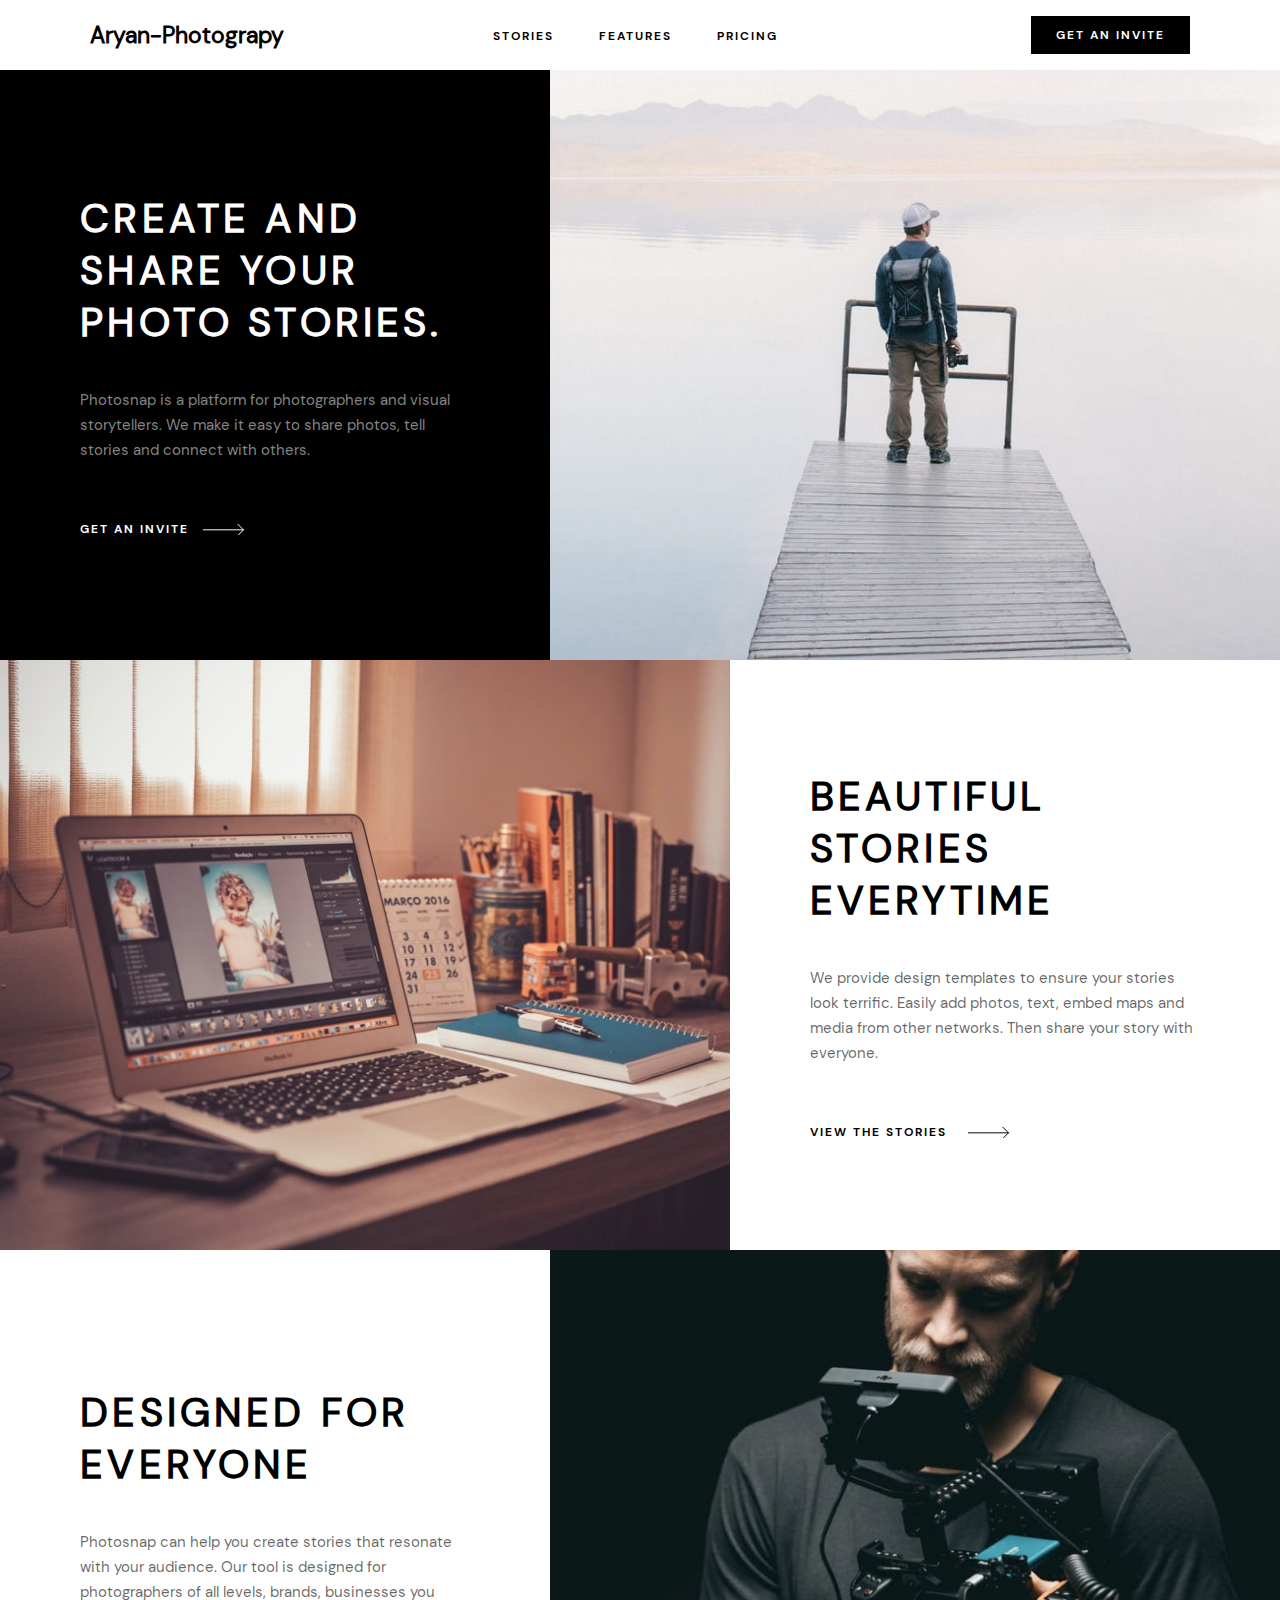
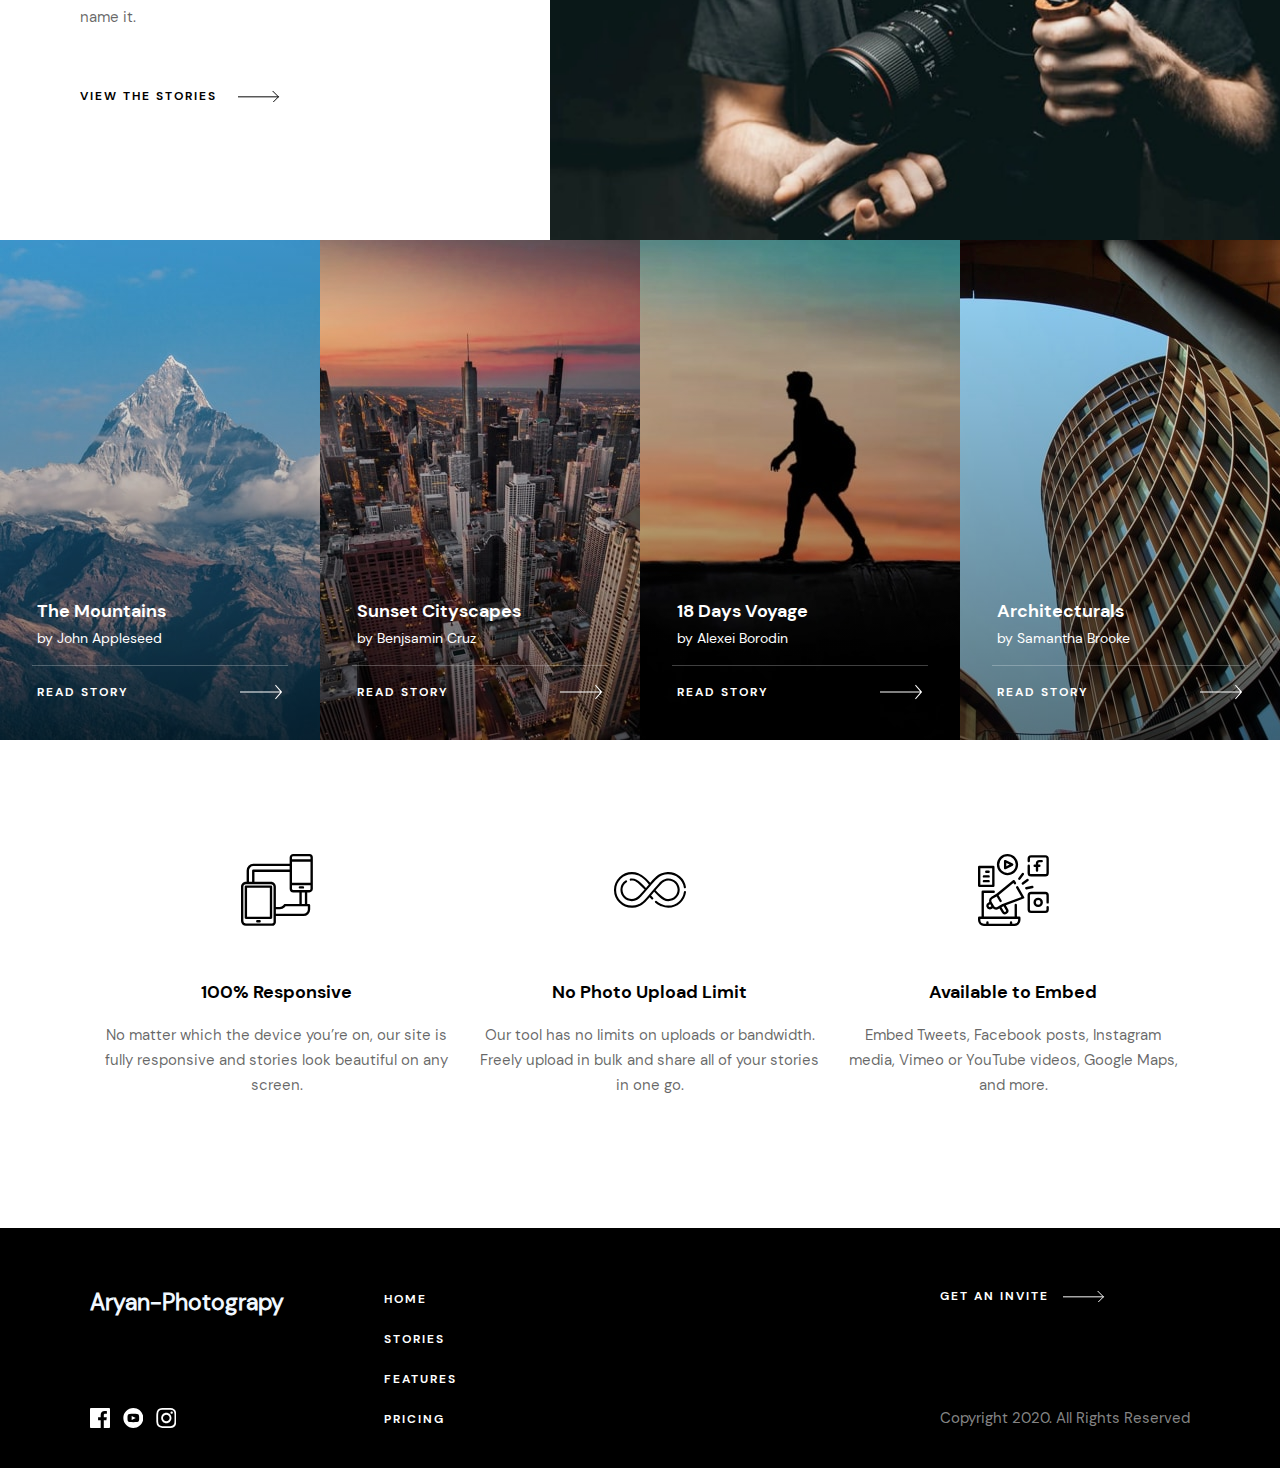
<file: index.html>
<!DOCTYPE html>
<html lang="en">

<head>
    <meta charset="UTF-8">
    <meta name="viewport" content="width=device-width, initial-scale=1.0">
    <title>Aryan-Photography</title>
    <link rel="stylesheet" href="styles/css/main.css">
</head>

<body>
    <!-- HEADER -->
    <header>
        <div class="container">
            <nav class="navbar">
               <h2 class="aryan">Aryan-Photograpy</h2>

                <ul class="nav_list">
                    <li class="nav_list-item">
                        <a href="stories.html" class="nav_list-link">Stories</a>
                    </li>
                    <li class="nav_list-item">
                        <a href="features.html" class="nav_list-link">Features</a>
                    </li>
                    <li class="nav_list-item">
                        <a href="pricing.html" class="nav_list-link">Pricing</a>
                    </li>
                </ul>

                <a href="index.html" class="btn btn-black">Get an invite</a>

                <button class="menu_toggle">
                    <svg height="6" width="20" xmlns="http://www.w3.org/2000/svg" class="open">
                        <g fill-rule="evenodd">
                            <path d="M0 0h20v1H0zM0 5h20v1H0z"></path>
                        </g>
                    </svg>
                    <svg height="15" width="16" xmlns="http://www.w3.org/2000/svg" class="close">
                        <path
                            d="M14.718.075l.707.707L8.707 7.5l6.718 6.718-.707.707L8 8.207l-6.718 6.718-.707-.707L7.293 7.5.575.782l.707-.707L8 6.793 14.718.075z"
                            fill-rule="evenodd"></path>
                    </svg>
                </button>
            </nav>
        </div>
    </header>

    <!-- MAIN -->
    <main>
        <!-- CREATE AND SHARE SECTION -->
        <section class="create">
            <div class="container-lg">
                <div class="row">
                    <div class="section_text section_text_black">
                        <div class="section_text-box">
                            <h2 class="heading white">Create and share your photo stories.</h2>
                            <p class="opaque-grey">Photosnap is a platform for photographers and visual storytellers. We
                                make it
                                easy to share
                                photos, tell stories and connect with others.</p>
                            <a href="index.html" class="invite-link invite-link-white">Get an invite</a>
                        </div>
                    </div>
                    <div class="section_image section-create-img"></div>
                </div>
            </div>
        </section>

        <!-- BEAUTIFUL STORIES SECTION -->
        <section class="stories">
            <div class="container-lg">
                <div class="row">
                    <div class="section_image section-stories-img"></div>
                    <div class="section_text section_text_white">
                        <div class="section_text-box">
                            <h2 class="heading black">Beautiful stories everytime</h2>
                            <p class="opaque-black">We provide design templates to ensure your stories look terrific.
                                Easily
                                add
                                photos, text, embed
                                maps and media from other networks. Then share your story with everyone.</p>
                            <a href="index.html" class="invite-link invite-link-black">View the stories</a>
                        </div>
                    </div>
                </div>
            </div>
        </section>

        <!-- FOR EVERYONE SECTION -->
        <section class="everyone">
            <div class="container-lg">
                <div class="row">
                    <div class="section_text section_text_white">
                        <div class="section_text-box">
                            <h2 class="heading black">Designed for everyone</h2>
                            <p class="opaque-black">Photosnap can help you create stories that resonate with your
                                audience.
                                Our
                                tool is designed for photographers of all levels, brands, businesses you name it.</p>
                            <a href="index.html" class="invite-link invite-link-black">View the stories</a>
                        </div>
                    </div>
                    <div class="section_image section-everyone-img"></div>
                </div>
            </div>
        </section>

        <!-- GALLERY SECTION -->
        <section class="gallery">
            <div class="container-lg">
                <div class="grid">
                    <a href="images/mountains.jpg" class="image-container">
                        <div class="image image-1">
                            <div class="image-box">
                                <div class="image-textbox">
                                    <h3>The Mountains</h3>
                                    <p>by John Appleseed</p>
                                </div>
                                <div class="image-link">
                                    <h6>Read Story</h6>
                                    <img src="images/arrow-white.svg" alt="arrow">
                                </div>
                            </div>
                        </div>
                    </a>
                    <a href="images/cityscapes.jpg" class="image-container">
                        <div class="image image-2">
                            <div class="image-box">
                                <div class="image-textbox">
                                    <h3>Sunset Cityscapes</h3>
                                    <p>by Benjsamin Cruz</p>
                                </div>
                                <div class="image-link">
                                    <h6>Read Story</h6>
                                    <img src="images/arrow-white.svg" alt="arrow">
                                </div>
                            </div>
                        </div>
                    </a>
                    <a href="images/18-days-voyage.jpg" class="image-container">
                        <div class="image image-3">
                            <div class="image-box">
                                <div class="image-textbox">
                                    <h3>18 Days Voyage</h3>
                                    <p>by Alexei Borodin</p>
                                </div>
                                <div class="image-link">
                                    <h6>Read Story</h6>
                                    <img src="images/arrow-white.svg" alt="arrow">
                                </div>
                            </div>
                        </div>
                    </a>
                    <a href="images/architecturals.jpg" class="image-container">
                        <div class="image image-4">
                            <div class="image-box">
                                <div class="image-textbox">
                                    <h3>Architecturals</h3>
                                    <p>by Samantha Brooke</p>
                                </div>
                                <div class="image-link">
                                    <h6>Read Story</h6>
                                    <img src="images/arrow-white.svg" alt="arrow">
                                </div>
                            </div>
                        </div>
                    </a>
                </div>
            </div>
        </section>

        <!-- FEATURES GRID -->
        <section class="our-features">
            <div class="container">
                <div class="row">
                    <div class="feature">
                        <div class="feature-image"><img src="images/responsive.svg" alt="responsive"></div>
                        <h3 class="feature-heading">100% Responsive</h3>
                        <p class="feature-text">No matter which the device you’re on, our site is fully responsive and
                            stories look beautiful on
                            any screen.</p>
                    </div>
                    <div class="feature">
                        <div class="feature-image"><img src="images/no-limit.svg" alt="no limit"></div>
                        <h3 class="feature-heading">No Photo Upload Limit</h3>
                        <p class="feature-text">Our tool has no limits on uploads or bandwidth. Freely upload in bulk
                            and
                            share all of your stories in one go.</p>
                    </div>
                    <div class="feature">
                        <div class="feature-image"><img src="images/embed.svg" alt="embed"></div>
                        <h3 class="feature-heading">Available to Embed</h3>
                        <p class="feature-text">Embed Tweets, Facebook posts, Instagram media, Vimeo or YouTube videos,
                            Google Maps, and more.
                        </p>
                    </div>
                </div>
            </div>
        </section>
    </main>

    <!-- FOOTER -->
    <footer>
        <div class="container">
            <div class="footer-row">
                <div class="footer_logo-box">
                    <h2 class="aryan" style="color: aliceblue;">Aryan-Photograpy</h2>
                    <ul class="social">
                        <li>
                            <a class="facebook" href="index.html"></a>
                        </li>
                        <li>
                            <a class="youtube" href="index.html"></a>
                        </li>
                        <!-- <li>
                            <a class="twitter" href="index.html"></a>
                        </li> -->
                        <!-- <li>
                            <a class="pinterest" href="index.html"></a>
                        </li> -->
                        <li>
                            <a class="instagram" href="https://www.instagram.com/sonu_mahadik_/?igshid=YmMyMTA2M2Y%3D"></a>
                        </li>
                    </ul>
                </div>
                <div class="footer_menu-box">
                    <ul class="footer_menu">
                        <li class="footer_menu-item">
                            <a class="footer_menu-link" href="index.html">Home</a>
                        </li>
                        <li class="footer_menu-item">
                            <a class="footer_menu-link" href="stories.html">Stories</a>
                        </li>
                        <li class="footer_menu-item">
                            <a class="footer_menu-link" href="features.html">Features</a>
                        </li>
                        <li class="footer_menu-item">
                            <a class="footer_menu-link" href="pricing.html">Pricing</a>
                        </li>
                    </ul>
                </div>
                <div class="footer_copyright">
                    <a href="index.html" class="invite-link invite-link-white">Get an invite</a>
                    <p class="opaque-grey">Copyright 2020. All Rights Reserved</p>
                </div>
            </div>
        </div>
    </footer>
    <script src="js/app.js"></script>
</body>

</html>
</file>
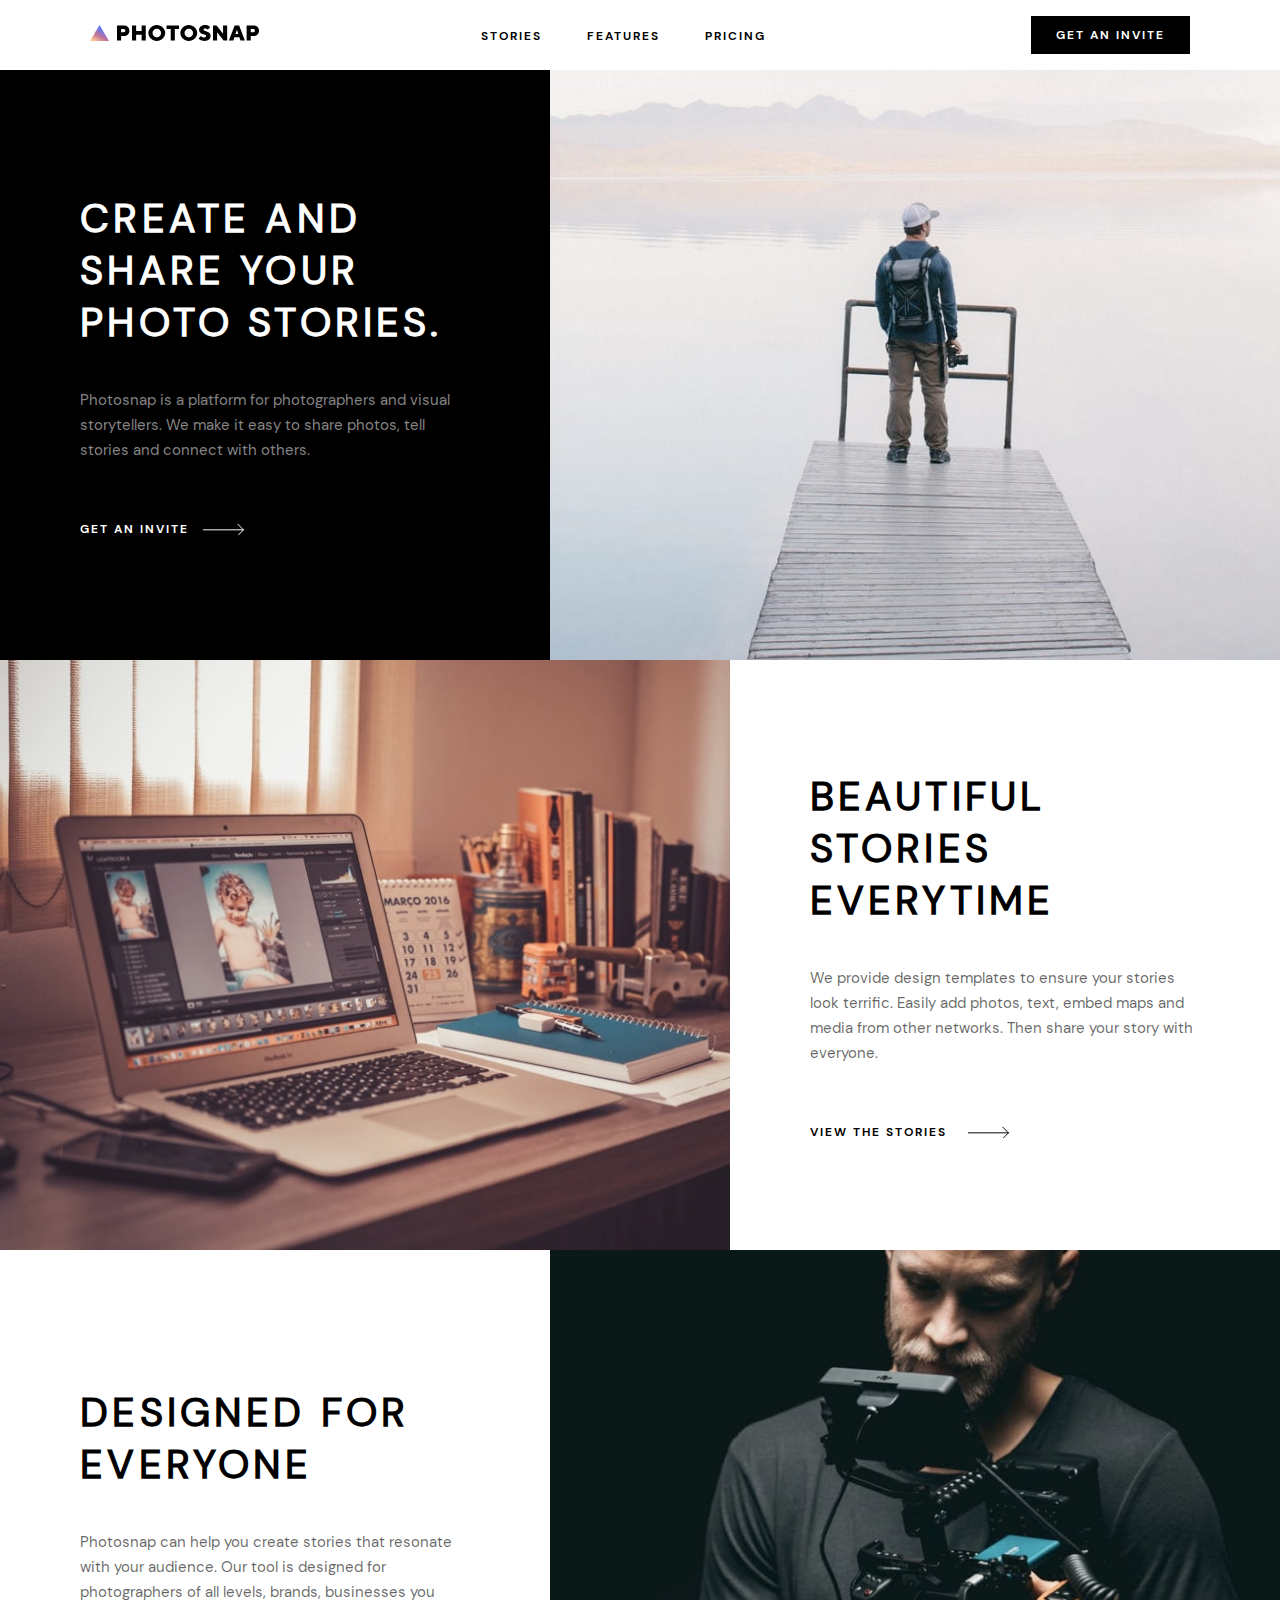
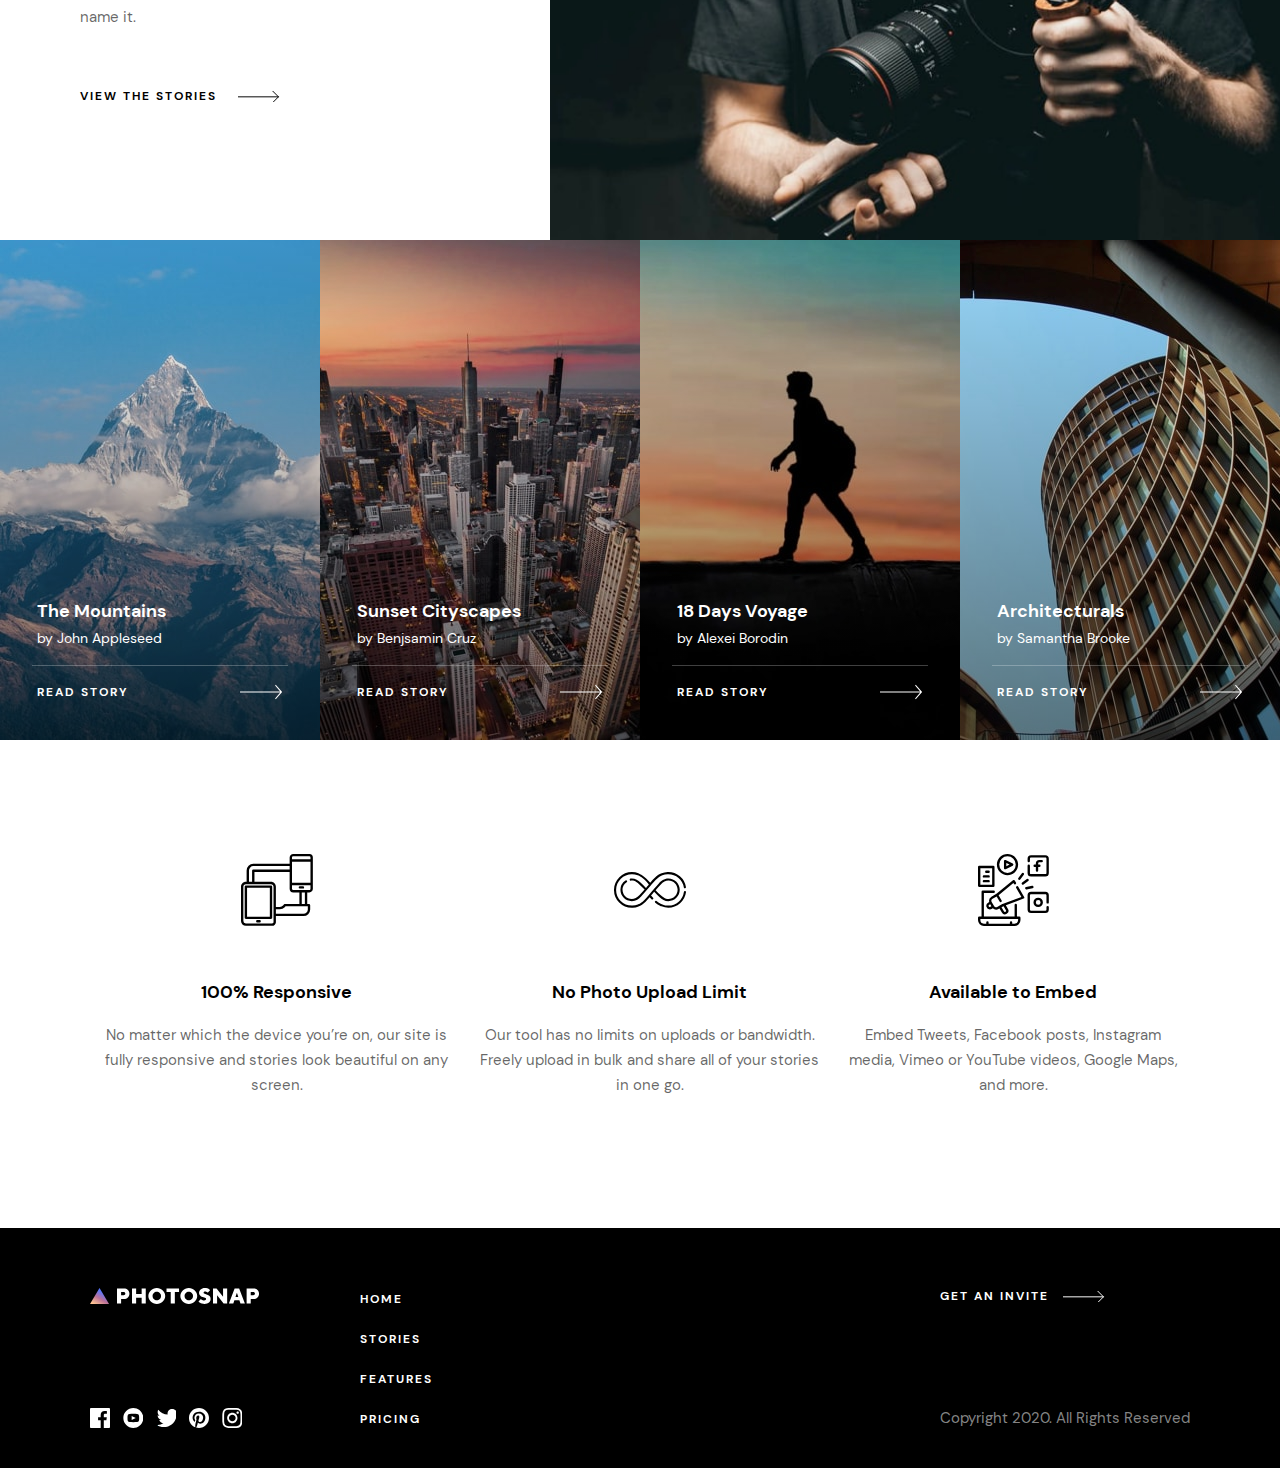
<file: Photosnap-master/index.html>
<!DOCTYPE html>
<html lang="en">

<head>
    <meta charset="UTF-8">
    <meta name="viewport" content="width=device-width, initial-scale=1.0">
    <title>Photosnap - Home</title>
    <link rel="stylesheet" href="styles/css/main.css">
</head>

<body>
    <!-- HEADER -->
    <header>
        <div class="container">
            <nav class="navbar">
                <a href="index.html" class="logo">
                    <img src="images/logo.svg" alt="logo">
                </a>

                <ul class="nav_list">
                    <li class="nav_list-item">
                        <a href="stories.html" class="nav_list-link">Stories</a>
                    </li>
                    <li class="nav_list-item">
                        <a href="features.html" class="nav_list-link">Features</a>
                    </li>
                    <li class="nav_list-item">
                        <a href="pricing.html" class="nav_list-link">Pricing</a>
                    </li>
                </ul>

                <a href="index.html" class="btn btn-black">Get an invite</a>

                <button class="menu_toggle">
                    <svg height="6" width="20" xmlns="http://www.w3.org/2000/svg" class="open">
                        <g fill-rule="evenodd">
                            <path d="M0 0h20v1H0zM0 5h20v1H0z"></path>
                        </g>
                    </svg>
                    <svg height="15" width="16" xmlns="http://www.w3.org/2000/svg" class="close">
                        <path
                            d="M14.718.075l.707.707L8.707 7.5l6.718 6.718-.707.707L8 8.207l-6.718 6.718-.707-.707L7.293 7.5.575.782l.707-.707L8 6.793 14.718.075z"
                            fill-rule="evenodd"></path>
                    </svg>
                </button>
            </nav>
        </div>
    </header>

    <!-- MAIN -->
    <main>
        <!-- CREATE AND SHARE SECTION -->
        <section class="create">
            <div class="container-lg">
                <div class="row">
                    <div class="section_text section_text_black">
                        <div class="section_text-box">
                            <h2 class="heading white">Create and share your photo stories.</h2>
                            <p class="opaque-grey">Photosnap is a platform for photographers and visual storytellers. We
                                make it
                                easy to share
                                photos, tell stories and connect with others.</p>
                            <a href="index.html" class="invite-link invite-link-white">Get an invite</a>
                        </div>
                    </div>
                    <div class="section_image section-create-img"></div>
                </div>
            </div>
        </section>

        <!-- BEAUTIFUL STORIES SECTION -->
        <section class="stories">
            <div class="container-lg">
                <div class="row">
                    <div class="section_image section-stories-img"></div>
                    <div class="section_text section_text_white">
                        <div class="section_text-box">
                            <h2 class="heading black">Beautiful stories everytime</h2>
                            <p class="opaque-black">We provide design templates to ensure your stories look terrific.
                                Easily
                                add
                                photos, text, embed
                                maps and media from other networks. Then share your story with everyone.</p>
                            <a href="index.html" class="invite-link invite-link-black">View the stories</a>
                        </div>
                    </div>
                </div>
            </div>
        </section>

        <!-- FOR EVERYONE SECTION -->
        <section class="everyone">
            <div class="container-lg">
                <div class="row">
                    <div class="section_text section_text_white">
                        <div class="section_text-box">
                            <h2 class="heading black">Designed for everyone</h2>
                            <p class="opaque-black">Photosnap can help you create stories that resonate with your
                                audience.
                                Our
                                tool is designed for photographers of all levels, brands, businesses you name it.</p>
                            <a href="index.html" class="invite-link invite-link-black">View the stories</a>
                        </div>
                    </div>
                    <div class="section_image section-everyone-img"></div>
                </div>
            </div>
        </section>

        <!-- GALLERY SECTION -->
        <section class="gallery">
            <div class="container-lg">
                <div class="grid">
                    <a href="images/mountains.jpg" class="image-container">
                        <div class="image image-1">
                            <div class="image-box">
                                <div class="image-textbox">
                                    <h3>The Mountains</h3>
                                    <p>by John Appleseed</p>
                                </div>
                                <div class="image-link">
                                    <h6>Read Story</h6>
                                    <img src="images/arrow-white.svg" alt="arrow">
                                </div>
                            </div>
                        </div>
                    </a>
                    <a href="images/cityscapes.jpg" class="image-container">
                        <div class="image image-2">
                            <div class="image-box">
                                <div class="image-textbox">
                                    <h3>Sunset Cityscapes</h3>
                                    <p>by Benjsamin Cruz</p>
                                </div>
                                <div class="image-link">
                                    <h6>Read Story</h6>
                                    <img src="images/arrow-white.svg" alt="arrow">
                                </div>
                            </div>
                        </div>
                    </a>
                    <a href="images/18-days-voyage.jpg" class="image-container">
                        <div class="image image-3">
                            <div class="image-box">
                                <div class="image-textbox">
                                    <h3>18 Days Voyage</h3>
                                    <p>by Alexei Borodin</p>
                                </div>
                                <div class="image-link">
                                    <h6>Read Story</h6>
                                    <img src="images/arrow-white.svg" alt="arrow">
                                </div>
                            </div>
                        </div>
                    </a>
                    <a href="images/architecturals.jpg" class="image-container">
                        <div class="image image-4">
                            <div class="image-box">
                                <div class="image-textbox">
                                    <h3>Architecturals</h3>
                                    <p>by Samantha Brooke</p>
                                </div>
                                <div class="image-link">
                                    <h6>Read Story</h6>
                                    <img src="images/arrow-white.svg" alt="arrow">
                                </div>
                            </div>
                        </div>
                    </a>
                </div>
            </div>
        </section>

        <!-- FEATURES GRID -->
        <section class="our-features">
            <div class="container">
                <div class="row">
                    <div class="feature">
                        <div class="feature-image"><img src="images/responsive.svg" alt="responsive"></div>
                        <h3 class="feature-heading">100% Responsive</h3>
                        <p class="feature-text">No matter which the device you’re on, our site is fully responsive and
                            stories look beautiful on
                            any screen.</p>
                    </div>
                    <div class="feature">
                        <div class="feature-image"><img src="images/no-limit.svg" alt="no limit"></div>
                        <h3 class="feature-heading">No Photo Upload Limit</h3>
                        <p class="feature-text">Our tool has no limits on uploads or bandwidth. Freely upload in bulk
                            and
                            share all of your stories in one go.</p>
                    </div>
                    <div class="feature">
                        <div class="feature-image"><img src="images/embed.svg" alt="embed"></div>
                        <h3 class="feature-heading">Available to Embed</h3>
                        <p class="feature-text">Embed Tweets, Facebook posts, Instagram media, Vimeo or YouTube videos,
                            Google Maps, and more.
                        </p>
                    </div>
                </div>
            </div>
        </section>
    </main>

    <!-- FOOTER -->
    <footer>
        <div class="container">
            <div class="footer-row">
                <div class="footer_logo-box">
                    <a href="index.html" class="logo">
                        <img src="images/logo-white.svg" alt="logo">
                    </a>
                    <ul class="social">
                        <li>
                            <a class="facebook" href="index.html"></a>
                        </li>
                        <li>
                            <a class="youtube" href="index.html"></a>
                        </li>
                        <li>
                            <a class="twitter" href="index.html"></a>
                        </li>
                        <li>
                            <a class="pinterest" href="index.html"></a>
                        </li>
                        <li>
                            <a class="instagram" href="index.html"></a>
                        </li>
                    </ul>
                </div>
                <div class="footer_menu-box">
                    <ul class="footer_menu">
                        <li class="footer_menu-item">
                            <a class="footer_menu-link" href="index.html">Home</a>
                        </li>
                        <li class="footer_menu-item">
                            <a class="footer_menu-link" href="stories.html">Stories</a>
                        </li>
                        <li class="footer_menu-item">
                            <a class="footer_menu-link" href="features.html">Features</a>
                        </li>
                        <li class="footer_menu-item">
                            <a class="footer_menu-link" href="pricing.html">Pricing</a>
                        </li>
                    </ul>
                </div>
                <div class="footer_copyright">
                    <a href="index.html" class="invite-link invite-link-white">Get an invite</a>
                    <p class="opaque-grey">Copyright 2020. All Rights Reserved</p>
                </div>
            </div>
        </div>
    </footer>
    <script src="js/app.js"></script>
</body>

</html>
</file>
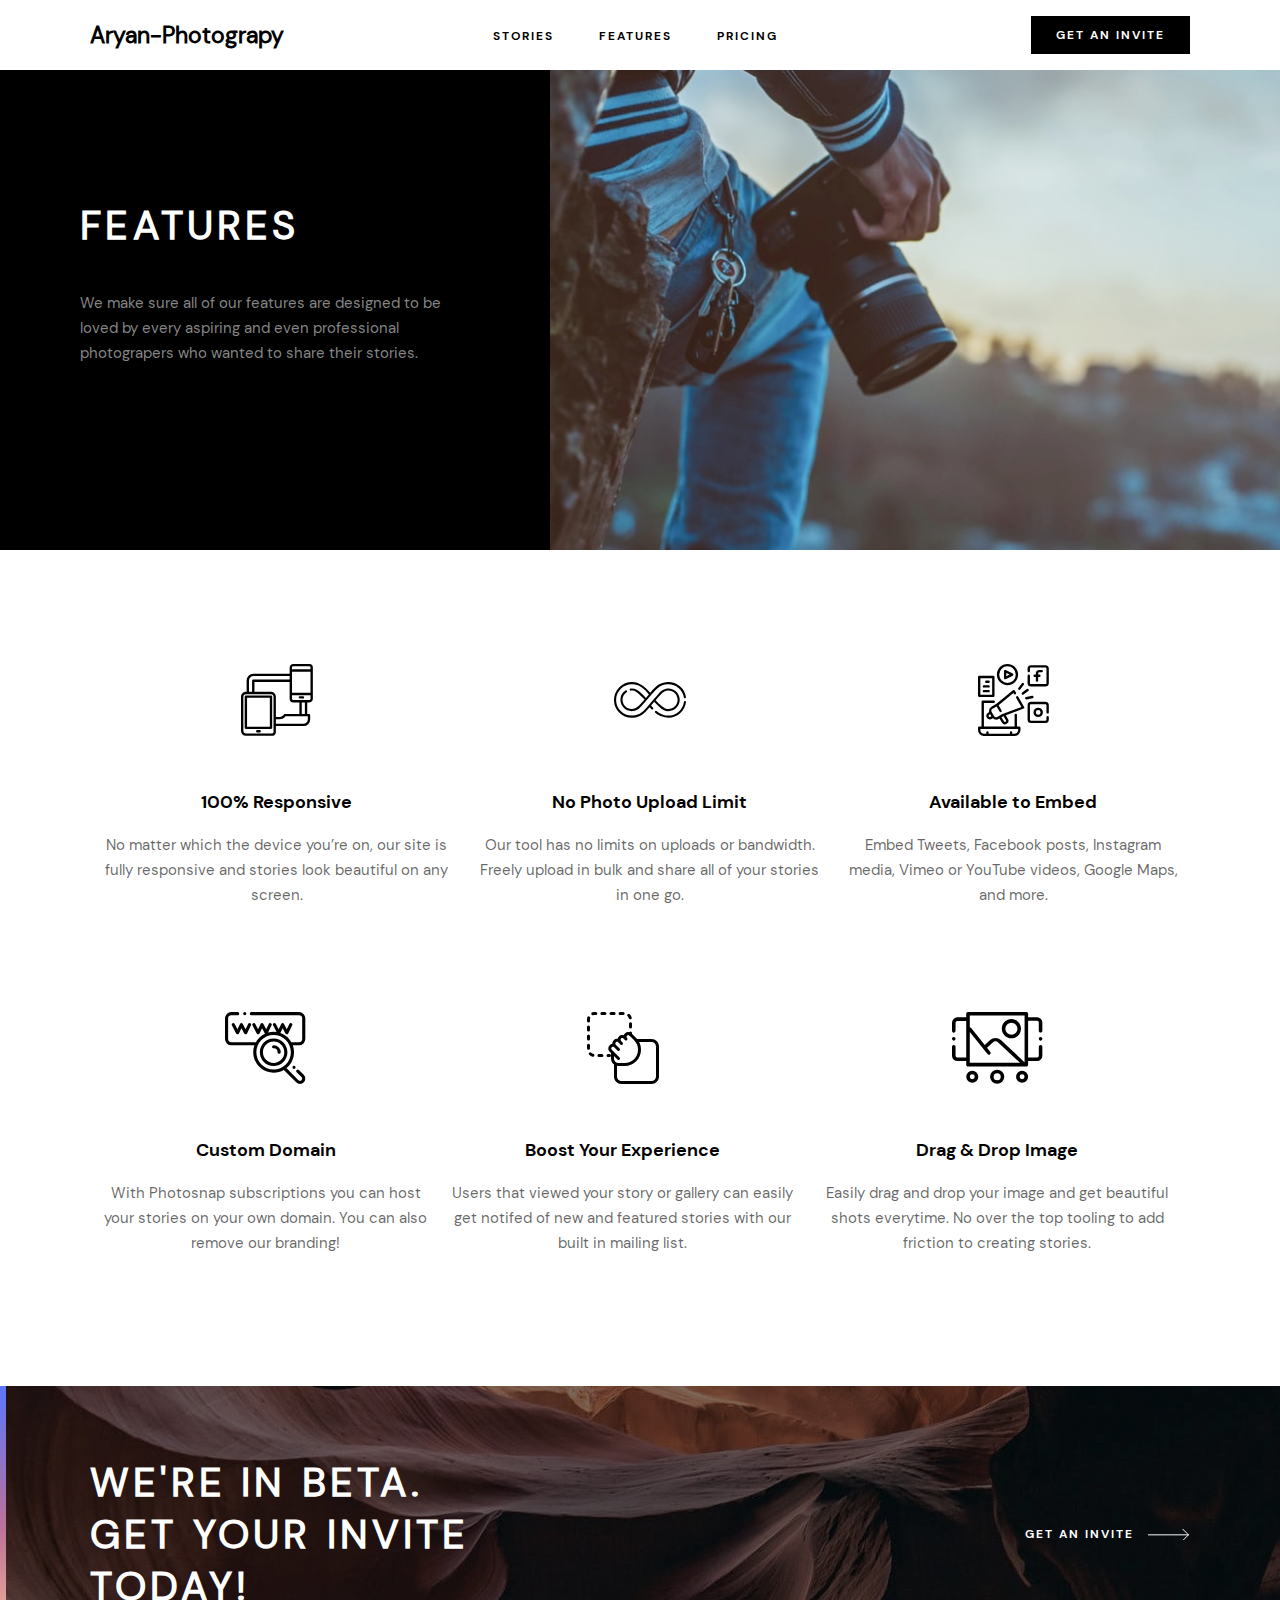
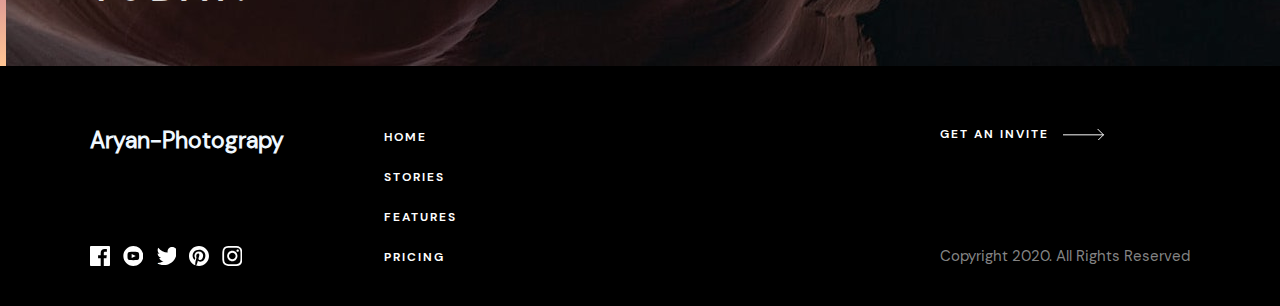
<file: features.html>
<!DOCTYPE html>
<html lang="en">

<head>
    <meta charset="UTF-8">
    <meta name="viewport" content="width=device-width, initial-scale=1.0">
    <title></title>
    <link rel="stylesheet" href="styles/css/main.css">
</head>

<body>
    <!-- HEADER -->
    <header>
        <div class="container">
            <nav class="navbar">
                <h2 class="aryan">Aryan-Photograpy</h2>

                <ul class="nav_list">
                    <li class="nav_list-item">
                        <a href="stories.html" class="nav_list-link">Stories</a>
                    </li>
                    <li class="nav_list-item">
                        <a href="features.html" class="nav_list-link">Features</a>
                    </li>
                    <li class="nav_list-item">
                        <a href="pricing.html" class="nav_list-link">Pricing</a>
                    </li>
                </ul>

                <a href="index.html" class="btn btn-black">Get an invite</a>

                <button class="menu_toggle">
                    <svg height="6" width="20" xmlns="http://www.w3.org/2000/svg" class="open">
                        <g fill-rule="evenodd">
                            <path d="M0 0h20v1H0zM0 5h20v1H0z"></path>
                        </g>
                    </svg>
                    <svg height="15" width="16" xmlns="http://www.w3.org/2000/svg" class="close">
                        <path
                            d="M14.718.075l.707.707L8.707 7.5l6.718 6.718-.707.707L8 8.207l-6.718 6.718-.707-.707L7.293 7.5.575.782l.707-.707L8 6.793 14.718.075z"
                            fill-rule="evenodd"></path>
                    </svg>
                </button>
            </nav>
        </div>
    </header>

    <!-- MAIN -->
    <main>
        <!-- FEATURES HERO -->
        <section class="features">
            <div class="container-lg">
                <div class="row">
                    <div class="section_text section_text_black">
                        <div class="section_text-box">
                            <h2 class="heading white">Features</h2>
                            <p class="opaque-grey">We make sure all of our features are designed to be loved by every
                                aspiring and even professional photograpers who wanted to share their stories.</p>
                        </div>
                    </div>
                    <div class="section_image section-features-img"></div>
                </div>
            </div>
        </section>

        <!-- FEATURES GRID -->
        <section class="our-features">
            <div class="container">
                <div class="row mb-lg">
                    <div class="feature">
                        <div class="feature-image"><img src="images/responsive.svg" alt="responsive"></div>
                        <h3 class="feature-heading">100% Responsive</h3>
                        <p class="feature-text">No matter which the device you’re on, our site is fully responsive and
                            stories look beautiful on
                            any screen.</p>
                    </div>
                    <div class="feature">
                        <div class="feature-image"><img src="images/no-limit.svg" alt="no limit"></div>
                        <h3 class="feature-heading">No Photo Upload Limit</h3>
                        <p class="feature-text">Our tool has no limits on uploads or bandwidth. Freely upload in bulk
                            and
                            share all of your stories in one go.</p>
                    </div>
                    <div class="feature">
                        <div class="feature-image"><img src="images/embed.svg" alt="embed"></div>
                        <h3 class="feature-heading">Available to Embed</h3>
                        <p class="feature-text">Embed Tweets, Facebook posts, Instagram media, Vimeo or YouTube videos,
                            Google Maps, and more.
                        </p>
                    </div>
                </div>
                <div class="row">
                    <div class="feature">
                        <div class="feature-image"><img src="images/custom.svg" alt="domain"></div>
                        <h3 class="feature-heading">Custom Domain</h3>
                        <p class="feature-text">With Photosnap subscriptions you can host your stories on your own
                            domain. You can also remove our branding!</p>
                    </div>
                    <div class="feature">
                        <div class="feature-image"><img src="images/boost.svg" alt="boost"></div>
                        <h3 class="feature-heading">Boost Your Experience</h3>
                        <p class="feature-text">Users that viewed your story or gallery can easily get notifed of new
                            and featured stories with our built in mailing list.</p>
                    </div>
                    <div class="feature">
                        <div class="feature-image"><img src="images/drag.svg" alt="drag"></div>
                        <h3 class="feature-heading">Drag & Drop Image</h3>
                        <p class="feature-text">Easily drag and drop your image and get beautiful shots everytime. No
                            over the top tooling to add friction to creating stories.
                        </p>
                    </div>
                </div>
            </div>
        </section>

        <!-- BETA SECTION -->
        <section class="beta">
            <div class="container">
                <div class="row space-between">
                    <h2 class="heading white">We're in beta.<br>
                        Get your invite today!</h2>
                    <a href="index.html" class="invite-link invite-link-white">Get an invite</a>
                </div>
            </div>
        </section>
    </main>

    <!-- FOOTER -->
    <footer>
        <div class="container">
            <div class="footer-row">
                <div class="footer_logo-box">
                    <h2 style="color: aliceblue;" class="aryan">Aryan-Photograpy</h2>
                    <ul class="social">
                        <li>
                            <a class="facebook" href="index.html"></a>
                        </li>
                        <li>
                            <a class="youtube" href="index.html"></a>
                        </li>
                        <li>
                            <a class="twitter" href="index.html"></a>
                        </li>
                        <li>
                            <a class="pinterest" href="index.html"></a>
                        </li>
                        <li>
                            <a class="instagram" href="index.html"></a>
                        </li>
                    </ul>
                </div>
                <div class="footer_menu-box">
                    <ul class="footer_menu">
                        <li class="footer_menu-item">
                            <a class="footer_menu-link" href="index.html">Home</a>
                        </li>
                        <li class="footer_menu-item">
                            <a class="footer_menu-link" href="stories.html">Stories</a>
                        </li>
                        <li class="footer_menu-item">
                            <a class="footer_menu-link" href="features.html">Features</a>
                        </li>
                        <li class="footer_menu-item">
                            <a class="footer_menu-link" href="pricing.html">Pricing</a>
                        </li>
                    </ul>
                </div>
                <div class="footer_copyright">
                    <a href="index.html" class="invite-link invite-link-white">Get an invite</a>
                    <p class="opaque-grey">Copyright 2020. All Rights Reserved</p>
                </div>
            </div>
        </div>
    </footer>
    <script src="js/app.js"></script>
</body>

</html>
</file>
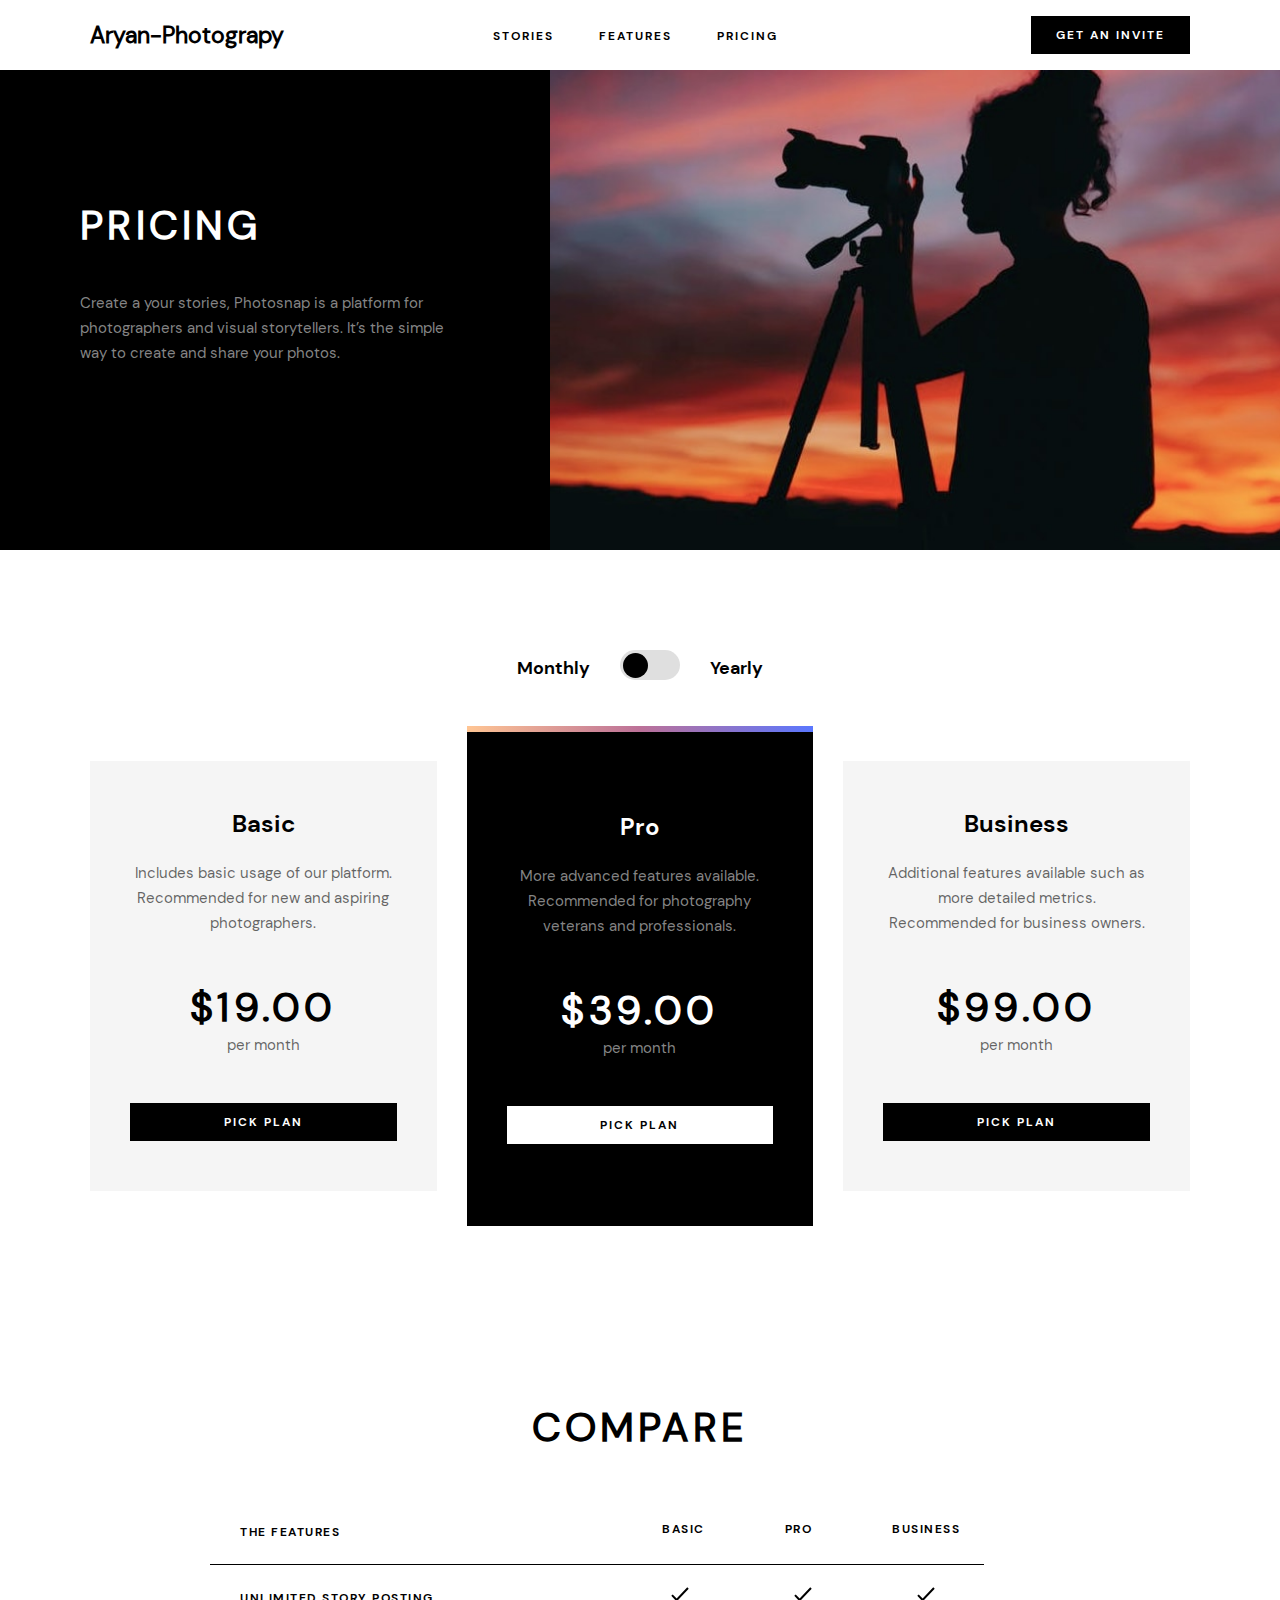
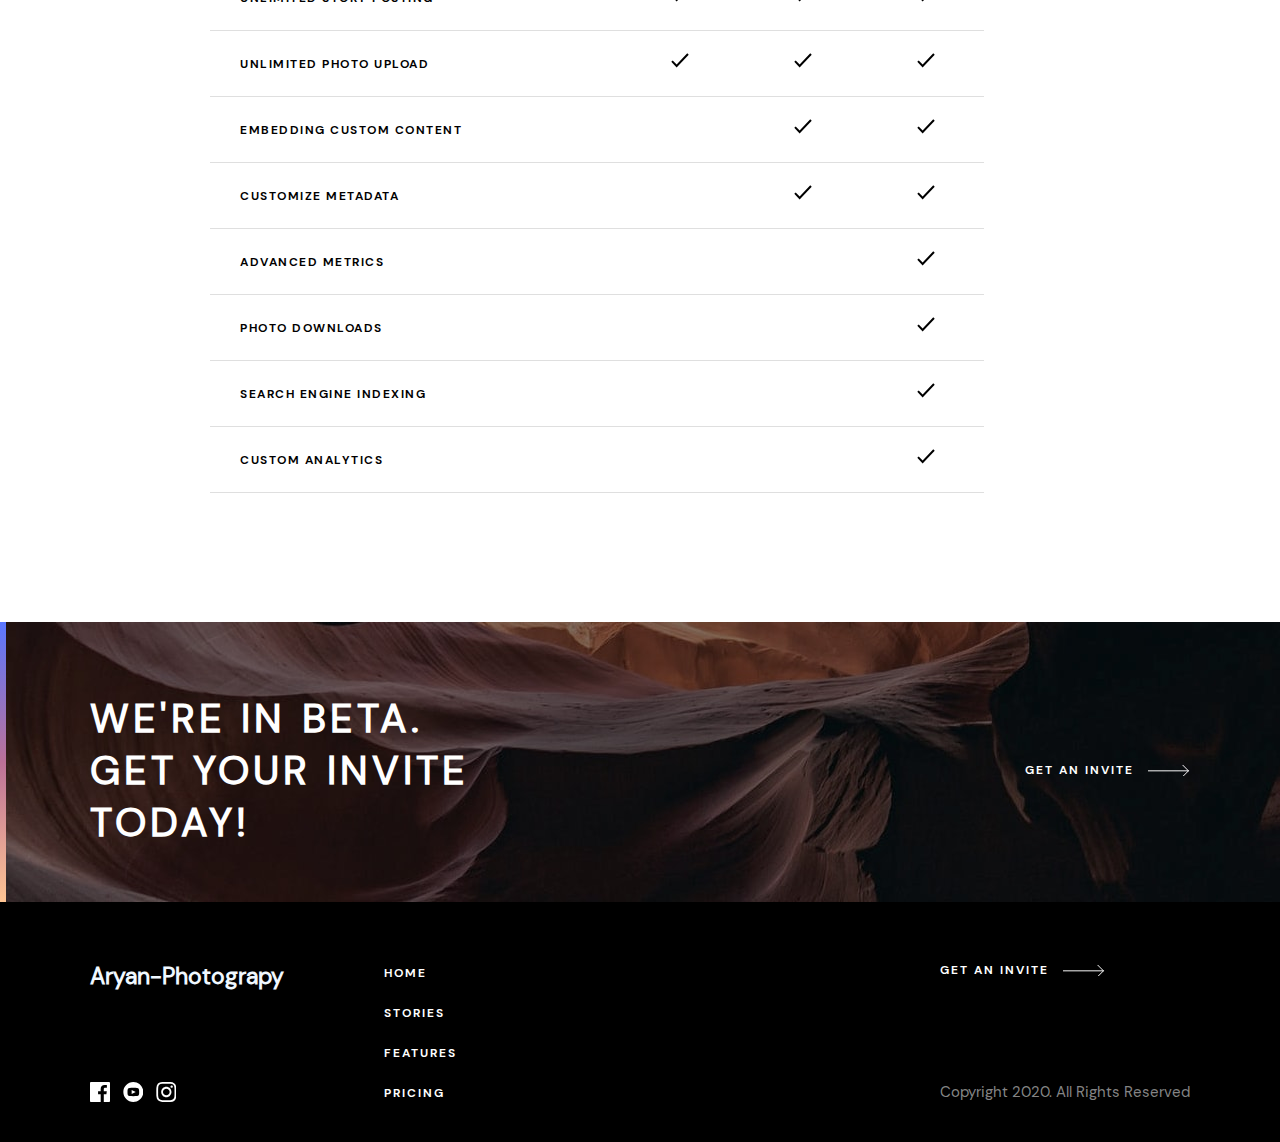
<file: pricing.html>
<!DOCTYPE html>
<html lang="en">

<head>
    <meta charset="UTF-8">
    <meta name="viewport" content="width=device-width, initial-scale=1.0">
    <title>Aryan-Photography</title>
    <link rel="stylesheet" href="styles/css/main.css">
</head>

<body>
    <!-- HEADER -->
    <header>
        <div class="container">
            <nav class="navbar">
                <h2 class="aryan">Aryan-Photograpy</h2>

                <ul class="nav_list">
                    <li class="nav_list-item">
                        <a href="stories.html" class="nav_list-link">Stories</a>
                    </li>
                    <li class="nav_list-item">
                        <a href="features.html" class="nav_list-link">Features</a>
                    </li>
                    <li class="nav_list-item">
                        <a href="pricing.html" class="nav_list-link">Pricing</a>
                    </li>
                </ul>

                <a href="index.html" class="btn btn-black">Get an invite</a>

                <button class="menu_toggle">
                    <svg height="6" width="20" xmlns="http://www.w3.org/2000/svg" class="open">
                        <g fill-rule="evenodd">
                            <path d="M0 0h20v1H0zM0 5h20v1H0z"></path>
                        </g>
                    </svg>
                    <svg height="15" width="16" xmlns="http://www.w3.org/2000/svg" class="close">
                        <path
                            d="M14.718.075l.707.707L8.707 7.5l6.718 6.718-.707.707L8 8.207l-6.718 6.718-.707-.707L7.293 7.5.575.782l.707-.707L8 6.793 14.718.075z"
                            fill-rule="evenodd"></path>
                    </svg>
                </button>
            </nav>
        </div>
    </header>

    <!-- MAIN -->
    <main>
        <!-- PRICING HERO -->
        <section class="pricing">
            <div class="container-lg">
                <div class="row">
                    <div class="section_text section_text_black">
                        <div class="section_text-box">
                            <h2 class="heading white">Pricing</h2>
                            <p class="opaque-grey">Create a your stories, Photosnap is a platform for photographers and
                                visual storytellers. It’s the simple way to create and share your photos.</p>
                        </div>
                    </div>
                    <div class="section_image section-pricing-img"></div>
                </div>
            </div>
        </section>

        <!-- PRICING TABS -->
        <section class="pricing-tabs">
            <div class="container">
                <div class="toggle-container">
                    <span>Monthly</span>
                    <span>
                        <input type="checkbox" name="toggle" id="toggle" unchecked>
                        <label for="toggle">
                            <div class="ball"></div>
                        </label>
                    </span>
                    <span>Yearly</span>
                </div>
                <div class="price-grid">
                    <div class="price-box">
                        <h4>Basic</h4>
                        <p>Includes basic usage of our platform. Recommended for new and aspiring photographers.</p>
                        <h2 class="heading">
                            <span class="monthly">&dollar;19.00</span>
                            <span class="yearly">&dollar;190.00</span>
                        </h2>
                        <p>
                            <span class="monthly">per month</span>
                            <span class="yearly">per year</span>
                        </p>
                        <button class="btn btn-black">Pick Plan</button>
                    </div>
                    <div class="price-box pro">
                        <h4>Pro</h4>
                        <p>More advanced features available. Recommended for photography veterans and professionals.
                        </p>
                        <h2 class="heading">
                            <span class="monthly">&dollar;39.00</span>
                            <span class="yearly">&dollar;390.00</span>
                        </h2>
                        <p>
                            <span class="monthly">per month</span>
                            <span class="yearly">per year</span>
                        </p>
                        <button class="btn btn-black">Pick Plan</button>
                    </div>
                    <div class="price-box">
                        <h4>Business</h4>
                        <p>Additional features available such as more detailed metrics. Recommended for business
                            owners.
                        </p>
                        <h2 class="heading">
                            <span class="monthly">&dollar;99.00</span>
                            <span class="yearly">&dollar;990.00</span>
                        </h2>
                        <p>
                            <span class="monthly">per month</span>
                            <span class="yearly">per year</span>
                        </p>
                        <button class="btn btn-black">Pick Plan</button>
                    </div>
                </div>
            </div>
        </section>

        <!-- COMPARE SECTION -->
        <section class="compare">
            <div class="container-small">
                <h2 class="heading">Compare</h2>
                <div class="table">
                    <div class="table_head table_row">
                        <div class="col-1"><span>The Features</span></div>
                        <div class="col-2">
                            <span>Basic</span>
                            <span>Pro</span>
                            <span>Business</span>
                        </div>
                    </div>
                    <div class="table_body table_row">
                        <div class="col-1"><span>Unlimited Story Posting</span></div>
                        <div class="col-2">
                            <span class="mobile-flex-column">
                                <span class="plan-name">Basic</span>
                                <img src="images/check.svg" alt="check">
                            </span>
                            <span class="mobile-flex-column">
                                <span class="plan-name">Pro</span>
                                <img src="images/check.svg" alt="check">
                            </span>
                            <span class="mobile-flex-column">
                                <span class="plan-name">Business</span>
                                <img src="images/check.svg" alt="check">
                            </span>
                        </div>
                    </div>
                    <div class="table_body table_row">
                        <div class="col-1"><span>Unlimited Photo Upload</span></div>
                        <div class="col-2">
                            <span class="mobile-flex-column">
                                <span class="plan-name">Basic</span>
                                <img src="images/check.svg" alt="check">
                            </span>
                            <span class="mobile-flex-column">
                                <span class="plan-name">Pro</span>
                                <img src="images/check.svg" alt="check">
                            </span>
                            <span class="mobile-flex-column">
                                <span class="plan-name">Business</span>
                                <img src="images/check.svg" alt="check">
                            </span>
                        </div>
                    </div>
                    <div class="table_body table_row">
                        <div class="col-1"><span>Embedding Custom Content</span></div>
                        <div class="col-2">
                            <span class="mobile-flex-column">
                                <span class="plan-name">Basic</span>
                            </span>
                            <span class="mobile-flex-column">
                                <span class="plan-name">Pro</span>
                                <img src="images/check.svg" alt="check">
                            </span>
                            <span class="mobile-flex-column">
                                <span class="plan-name">Business</span>
                                <img src="images/check.svg" alt="check">
                            </span>
                        </div>
                    </div>
                    <div class="table_body table_row">
                        <div class="col-1"><span>Customize Metadata</span></div>
                        <div class="col-2">
                            <span class="mobile-flex-column">
                                <span class="plan-name">Basic</span>
                            </span>
                            <span class="mobile-flex-column">
                                <span class="plan-name">Pro</span>
                                <img src="images/check.svg" alt="check">
                            </span>
                            <span class="mobile-flex-column">
                                <span class="plan-name">Business</span>
                                <img src="images/check.svg" alt="check">
                            </span>
                        </div>
                    </div>
                    <div class="table_body table_row">
                        <div class="col-1"><span>Advanced Metrics</span></div>
                        <div class="col-2">
                            <span class="mobile-flex-column">
                                <span class="plan-name">Basic</span>
                            </span>
                            <span class="mobile-flex-column">
                                <span class="plan-name">Pro</span>
                            </span>
                            <span class="mobile-flex-column">
                                <span class="plan-name">Business</span>
                                <img src="images/check.svg" alt="check">
                            </span>
                        </div>
                    </div>
                    <div class="table_body table_row">
                        <div class="col-1"><span>Photo Downloads</span></div>
                        <div class="col-2">
                            <span class="mobile-flex-column">
                                <span class="plan-name">Basic</span>
                            </span>
                            <span class="mobile-flex-column">
                                <span class="plan-name">Pro</span>
                            </span>
                            <span class="mobile-flex-column">
                                <span class="plan-name">Business</span>
                                <img src="images/check.svg" alt="check">
                            </span>
                        </div>
                    </div>
                    <div class="table_body table_row">
                        <div class="col-1"><span>Search Engine Indexing</span></div>
                        <div class="col-2">
                            <span class="mobile-flex-column">
                                <span class="plan-name">Basic</span>
                            </span>
                            <span class="mobile-flex-column">
                                <span class="plan-name">Pro</span>
                            </span>
                            <span class="mobile-flex-column">
                                <span class="plan-name">Business</span>
                                <img src="images/check.svg" alt="check">
                            </span>
                        </div>
                    </div>
                    <div class="table_body table_row">
                        <div class="col-1"><span>Custom Analytics</span></div>
                        <div class="col-2">
                            <span class="mobile-flex-column">
                                <span class="plan-name">Basic</span>
                            </span>
                            <span class="mobile-flex-column">
                                <span class="plan-name">Pro</span>
                            </span>
                            <span class="mobile-flex-column">
                                <span class="plan-name">Business</span>
                                <img src="images/check.svg" alt="check">
                            </span>
                        </div>
                    </div>
                </div>
            </div>
        </section>

        <!-- BETA SECTION -->
        <section class="beta">
            <div class="container">
                <div class="row space-between">
                    <h2 class="heading white">We're in beta.<br>
                        Get your invite today!</h2>
                    <a href="index.html" class="invite-link invite-link-white">Get an invite</a>
                </div>
            </div>
        </section>
    </main>

    <!-- FOOTER -->
    <footer>
        <div class="container">
            <div class="footer-row">
                <div class="footer_logo-box">
                    <h2 style="color: aliceblue;" class="aryan">Aryan-Photograpy</h2>
                    <ul class="social">
                        <li>
                            <a class="facebook" href="index.html"></a>
                        </li>
                        <li>
                            <a class="youtube" href="index.html"></a>
                        </li>
                        <!-- <li>
                            <a class="twitter" href="index.html"></a>
                        </li>
                        <li>
                            <a class="pinterest" href="index.html"></a>
                        </li> -->
                        <li>
                            <a class="instagram" href="index.html"></a>
                        </li>
                    </ul>
                </div>
                <div class="footer_menu-box">
                    <ul class="footer_menu">
                        <li class="footer_menu-item">
                            <a class="footer_menu-link" href="index.html">Home</a>
                        </li>
                        <li class="footer_menu-item">
                            <a class="footer_menu-link" href="stories.html">Stories</a>
                        </li>
                        <li class="footer_menu-item">
                            <a class="footer_menu-link" href="features.html">Features</a>
                        </li>
                        <li class="footer_menu-item">
                            <a class="footer_menu-link" href="pricing.html">Pricing</a>
                        </li>
                    </ul>
                </div>
                <div class="footer_copyright">
                    <a href="index.html" class="invite-link invite-link-white">Get an invite</a>
                    <p class="opaque-grey">Copyright 2020. All Rights Reserved</p>
                </div>
            </div>
        </div>
    </footer>
    <script src="js/app.js"></script>
</body>

</html>
</file>
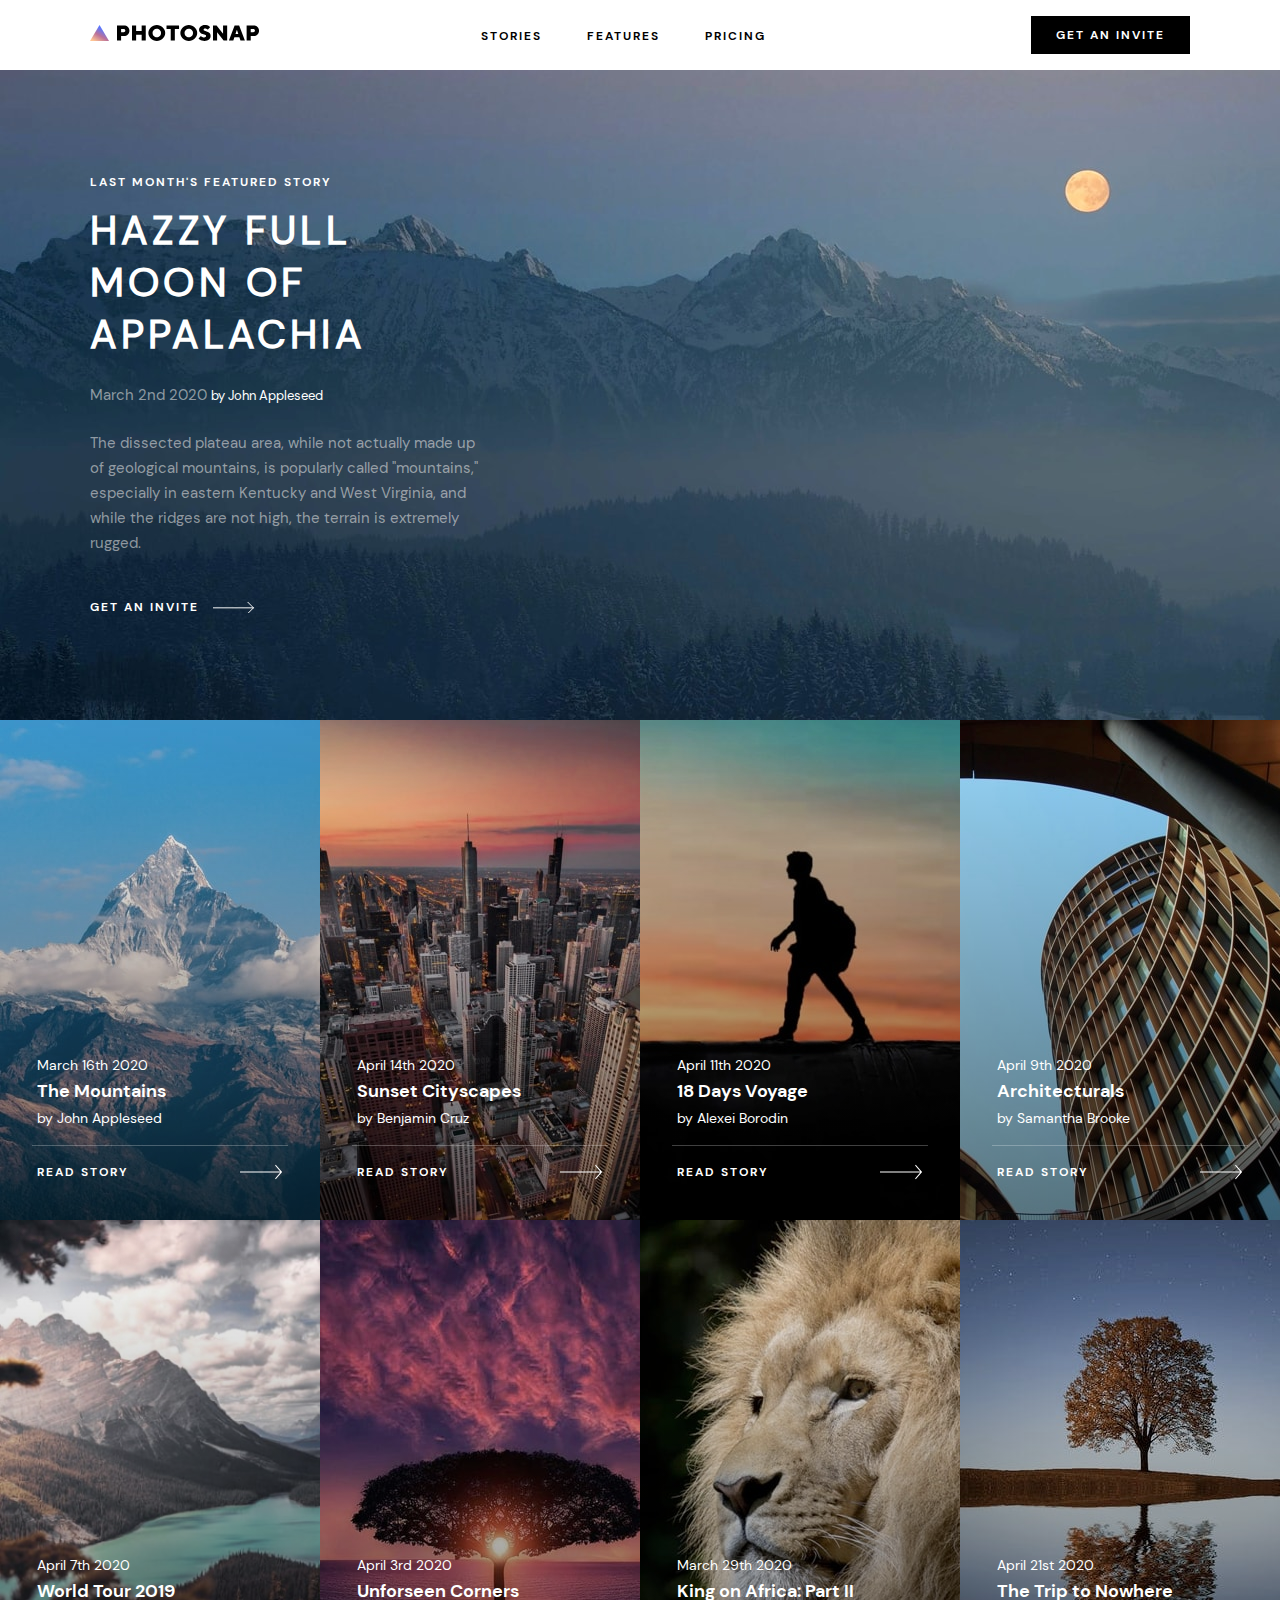
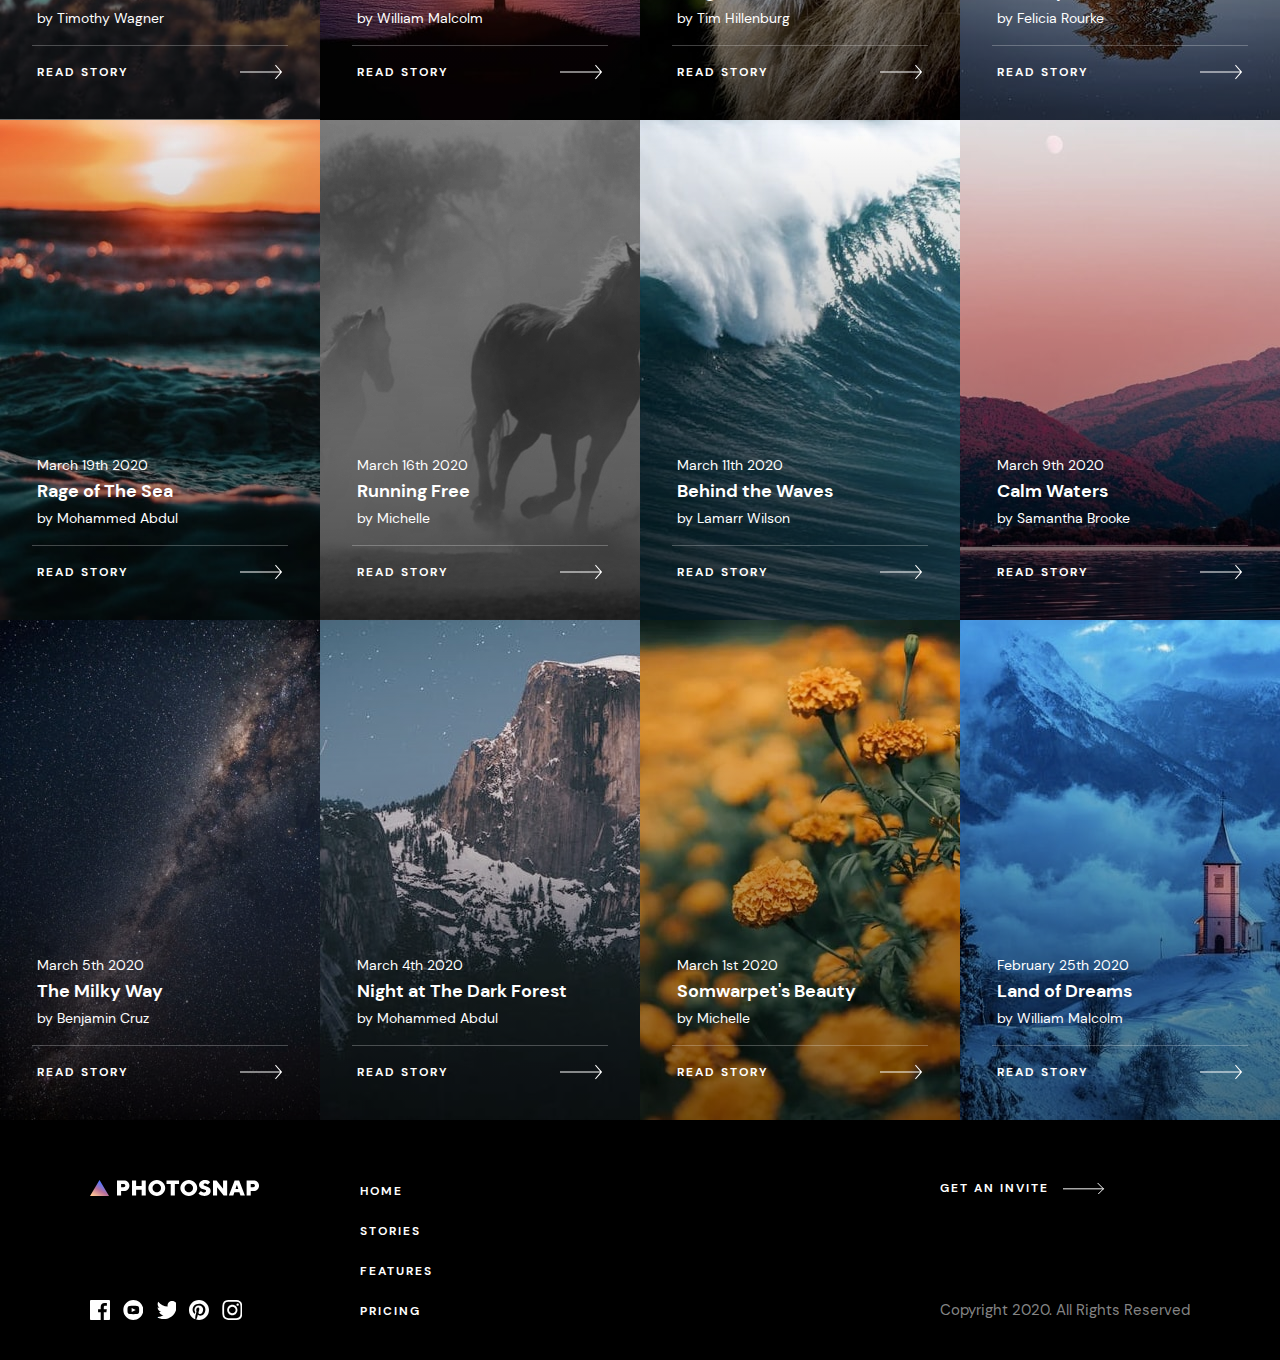
<file: stories.html>
<!DOCTYPE html>
<html lang="en">

<head>
    <meta charset="UTF-8">
    <meta name="viewport" content="width=device-width, initial-scale=1.0">
    <title>Stories - Photosnap</title>
    <link rel="stylesheet" href="styles/css/main.css">
</head>

<body>
    <!-- HEADER -->
    <header>
        <div class="container">
            <nav class="navbar">
                <a href="index.html" class="logo">
                    <img src="images/logo.svg" alt="logo">
                </a>

                <ul class="nav_list">
                    <li class="nav_list-item">
                        <a href="stories.html" class="nav_list-link">Stories</a>
                    </li>
                    <li class="nav_list-item">
                        <a href="features.html" class="nav_list-link">Features</a>
                    </li>
                    <li class="nav_list-item">
                        <a href="pricing.html" class="nav_list-link">Pricing</a>
                    </li>
                </ul>

                <a href="index.html" class="btn btn-black">Get an invite</a>

                <button class="menu_toggle">
                    <svg height="6" width="20" xmlns="http://www.w3.org/2000/svg" class="open">
                        <g fill-rule="evenodd">
                            <path d="M0 0h20v1H0zM0 5h20v1H0z"></path>
                        </g>
                    </svg>
                    <svg height="15" width="16" xmlns="http://www.w3.org/2000/svg" class="close">
                        <path
                            d="M14.718.075l.707.707L8.707 7.5l6.718 6.718-.707.707L8 8.207l-6.718 6.718-.707-.707L7.293 7.5.575.782l.707-.707L8 6.793 14.718.075z"
                            fill-rule="evenodd"></path>
                    </svg>
                </button>
            </nav>
        </div>
    </header>

    <main>
        <!-- HERO SECTION -->
        <section class="hero">
            <div class="container">
                <div class="section_text">
                    <div class="section_text-box remove-padding">
                        <h5>Last month's featured story</h5>
                        <h2 class="heading white">Hazzy full moon of appalachia</h2>
                        <p class="opaque-grey">March 2nd 2020 <span> by John Appleseed</span></p>
                        <p class="opaque-grey">The dissected plateau area, while not actually made up of geological
                            mountains, is popularly called "mountains," especially in eastern Kentucky and West
                            Virginia, and while the ridges are not high, the terrain is extremely rugged.</p>
                        <a href="index.html" class="invite-link invite-link-white">Get an invite</a>
                    </div>
                </div>
            </div>
        </section>

        <!-- HERO SECTION (MOBILE ONLY) -->
        <section class="hero-mobile">
            <div class="container">
                <div class="section_text section_text_black">
                    <div class="section_text-box remove-padding">
                        <h5>Last month's featured story</h5>
                        <h2 class="heading white">Hazzy full moon of appalachia</h2>
                        <p class="opaque-grey">March 2nd 2020 <span> by John Appleseed</span></p>
                        <p class="opaque-grey">The dissected plateau area, while not actually made up of geological
                            mountains, is popularly called "mountains," especially in eastern Kentucky and West
                            Virginia, and while the ridges are not high, the terrain is extremely rugged.</p>
                        <a href="index.html" class="invite-link invite-link-white">Get an invite</a>
                    </div>
                </div>
            </div>
        </section>

        <!-- GALLERY SECTION -->
        <section class="gallery">
            <div class="container-lg">
                <div class="grid">
                    <a href="images/mountains.jpg" class="image-container">
                        <div class="image image-1">
                            <div class="image-box">
                                <div class="image-textbox">
                                    <p class="mb-s">March 16th 2020</p>
                                    <h3>The Mountains</h3>
                                    <p>by John Appleseed</p>
                                </div>
                                <div class="image-link">
                                    <h6>Read Story</h6>
                                    <img src="images/arrow-white.svg" alt="arrow">
                                </div>
                            </div>
                        </div>
                    </a>
                    <a href="images/cityscapes.jpg" class="image-container">
                        <div class="image image-2">
                            <div class="image-box">
                                <div class="image-textbox">
                                    <p class="mb-s">April 14th 2020</p>
                                    <h3>Sunset Cityscapes</h3>
                                    <p>by Benjamin Cruz</p>
                                </div>
                                <div class="image-link">
                                    <h6>Read Story</h6>
                                    <img src="images/arrow-white.svg" alt="arrow">
                                </div>
                            </div>
                        </div>
                    </a>
                    <a href="images/18-days-voyage.jpg" class="image-container">
                        <div class="image image-3">
                            <div class="image-box">
                                <div class="image-textbox">
                                    <p class="mb-s">April 11th 2020</p>
                                    <h3>18 Days Voyage</h3>
                                    <p>by Alexei Borodin</p>
                                </div>
                                <div class="image-link">
                                    <h6>Read Story</h6>
                                    <img src="images/arrow-white.svg" alt="arrow">
                                </div>
                            </div>
                        </div>
                    </a>
                    <a href="images/architecturals.jpg" class="image-container">
                        <div class="image image-4">
                            <div class="image-box">
                                <div class="image-textbox">
                                    <p class="mb-s">April 9th 2020</p>
                                    <h3>Architecturals</h3>
                                    <p>by Samantha Brooke</p>
                                </div>
                                <div class="image-link">
                                    <h6>Read Story</h6>
                                    <img src="images/arrow-white.svg" alt="arrow">
                                </div>
                            </div>
                        </div>
                    </a>
                    <a href="images/world-tour.jpg" class="image-container">
                        <div class="image image-5">
                            <div class="image-box">
                                <div class="image-textbox">
                                    <p class="mb-s">April 7th 2020</p>
                                    <h3>World Tour 2019</h3>
                                    <p>by Timothy Wagner</p>
                                </div>
                                <div class="image-link">
                                    <h6>Read Story</h6>
                                    <img src="images/arrow-white.svg" alt="arrow">
                                </div>
                            </div>
                        </div>
                    </a>
                    <a href="images/unforeseen-corners.jpg" class="image-container">
                        <div class="image image-6">
                            <div class="image-box">
                                <div class="image-textbox">
                                    <p class="mb-s">April 3rd 2020</p>
                                    <h3>Unforseen Corners</h3>
                                    <p>by William Malcolm</p>
                                </div>
                                <div class="image-link">
                                    <h6>Read Story</h6>
                                    <img src="images/arrow-white.svg" alt="arrow">
                                </div>
                            </div>
                        </div>
                    </a>
                    <a href="images/king-on-africa.jpg" class="image-container">
                        <div class="image image-7">
                            <div class="image-box">
                                <div class="image-textbox">
                                    <p class="mb-s">March 29th 2020</p>
                                    <h3>King on Africa: Part II</h3>
                                    <p>by Tim Hillenburg</p>
                                </div>
                                <div class="image-link">
                                    <h6>Read Story</h6>
                                    <img src="images/arrow-white.svg" alt="arrow">
                                </div>
                            </div>
                        </div>
                    </a>
                    <a href="images/trip-to-nowhere.jpg" class="image-container">
                        <div class="image image-8">
                            <div class="image-box">
                                <div class="image-textbox">
                                    <p class="mb-s">April 21st 2020</p>
                                    <h3>The Trip to Nowhere</h3>
                                    <p>by Felicia Rourke</p>
                                </div>
                                <div class="image-link">
                                    <h6>Read Story</h6>
                                    <img src="images/arrow-white.svg" alt="arrow">
                                </div>
                            </div>
                        </div>
                    </a>
                    <a href="images/rage-of-the-sea.jpg" class="image-container">
                        <div class="image image-9">
                            <div class="image-box">
                                <div class="image-textbox">
                                    <p class="mb-s">March 19th 2020</p>
                                    <h3>Rage of The Sea</h3>
                                    <p>by Mohammed Abdul</p>
                                </div>
                                <div class="image-link">
                                    <h6>Read Story</h6>
                                    <img src="images/arrow-white.svg" alt="arrow">
                                </div>
                            </div>
                        </div>
                    </a>
                    <a href="images/running-free.jpg" class="image-container">
                        <div class="image image-10">
                            <div class="image-box">
                                <div class="image-textbox">
                                    <p class="mb-s">March 16th 2020</p>
                                    <h3>Running Free</h3>
                                    <p>by Michelle</p>
                                </div>
                                <div class="image-link">
                                    <h6>Read Story</h6>
                                    <img src="images/arrow-white.svg" alt="arrow">
                                </div>
                            </div>
                        </div>
                    </a>
                    <a href="images/behind-the-waves.jpg" class="image-container">
                        <div class="image image-11">
                            <div class="image-box">
                                <div class="image-textbox">
                                    <p class="mb-s">March 11th 2020</p>
                                    <h3>Behind the Waves</h3>
                                    <p>by Lamarr Wilson</p>
                                </div>
                                <div class="image-link">
                                    <h6>Read Story</h6>
                                    <img src="images/arrow-white.svg" alt="arrow">
                                </div>
                            </div>
                        </div>
                    </a>
                    <a href="images/calm-waters.jpg" class="image-container">
                        <div class="image image-12">
                            <div class="image-box">
                                <div class="image-textbox">
                                    <p class="mb-s">March 9th 2020</p>
                                    <h3>Calm Waters</h3>
                                    <p>by Samantha Brooke</p>
                                </div>
                                <div class="image-link">
                                    <h6>Read Story</h6>
                                    <img src="images/arrow-white.svg" alt="arrow">
                                </div>
                            </div>
                        </div>
                    </a>
                    <a href="images/milky-way.jpg" class="image-container">
                        <div class="image image-13">
                            <div class="image-box">
                                <div class="image-textbox">
                                    <p class="mb-s">March 5th 2020</p>
                                    <h3>The Milky Way</h3>
                                    <p>by Benjamin Cruz</p>
                                </div>
                                <div class="image-link">
                                    <h6>Read Story</h6>
                                    <img src="images/arrow-white.svg" alt="arrow">
                                </div>
                            </div>
                        </div>
                    </a>
                    <a href="images/dark-forest.jpg" class="image-container">
                        <div class="image image-14">
                            <div class="image-box">
                                <div class="image-textbox">
                                    <p class="mb-s">March 4th 2020</p>
                                    <h3>Night at The Dark Forest</h3>
                                    <p>by Mohammed Abdul</p>
                                </div>
                                <div class="image-link">
                                    <h6>Read Story</h6>
                                    <img src="images/arrow-white.svg" alt="arrow">
                                </div>
                            </div>
                        </div>
                    </a>
                    <a href="images/somwarpet.jpg" class="image-container">
                        <div class="image image-15">
                            <div class="image-box">
                                <div class="image-textbox">
                                    <p class="mb-s">March 1st 2020</p>
                                    <h3>Somwarpet's Beauty</h3>
                                    <p>by Michelle</p>
                                </div>
                                <div class="image-link">
                                    <h6>Read Story</h6>
                                    <img src="images/arrow-white.svg" alt="arrow">
                                </div>
                            </div>
                        </div>
                    </a>
                    <a href="images/land-of-dreams.jpg" class="image-container">
                        <div class="image image-16">
                            <div class="image-box">
                                <div class="image-textbox">
                                    <p class="mb-s">February 25th 2020</p>
                                    <h3>Land of Dreams</h3>
                                    <p>by William Malcolm</p>
                                </div>
                                <div class="image-link">
                                    <h6>Read Story</h6>
                                    <img src="images/arrow-white.svg" alt="arrow">
                                </div>
                            </div>
                        </div>
                    </a>
                </div>
            </div>
        </section>
    </main>

    <!-- FOOTER -->
    <footer>
        <div class="container">
            <div class="footer-row">
                <div class="footer_logo-box">
                    <a href="index.html" class="logo">
                        <img src="images/logo-white.svg" alt="logo">
                    </a>
                    <ul class="social">
                        <li>
                            <a class="facebook" href="index.html"></a>
                        </li>
                        <li>
                            <a class="youtube" href="index.html"></a>
                        </li>
                        <li>
                            <a class="twitter" href="index.html"></a>
                        </li>
                        <li>
                            <a class="pinterest" href="index.html"></a>
                        </li>
                        <li>
                            <a class="instagram" href="index.html"></a>
                        </li>
                    </ul>
                </div>
                <div class="footer_menu-box">
                    <ul class="footer_menu">
                        <li class="footer_menu-item">
                            <a class="footer_menu-link" href="index.html">Home</a>
                        </li>
                        <li class="footer_menu-item">
                            <a class="footer_menu-link" href="stories.html">Stories</a>
                        </li>
                        <li class="footer_menu-item">
                            <a class="footer_menu-link" href="features.html">Features</a>
                        </li>
                        <li class=" footer_menu-item">
                            <a class="footer_menu-link" href="pricing.html">Pricing</a>
                        </li>
                    </ul>
                </div>
                <div class="footer_copyright">
                    <a href="index.html" class="invite-link invite-link-white">Get an invite</a>
                    <p class="opaque-grey">Copyright 2020. All Rights Reserved</p>
                </div>
            </div>
        </div>
    </footer>
    <script src="js/app.js"></script>
</body>

</html>
</file>
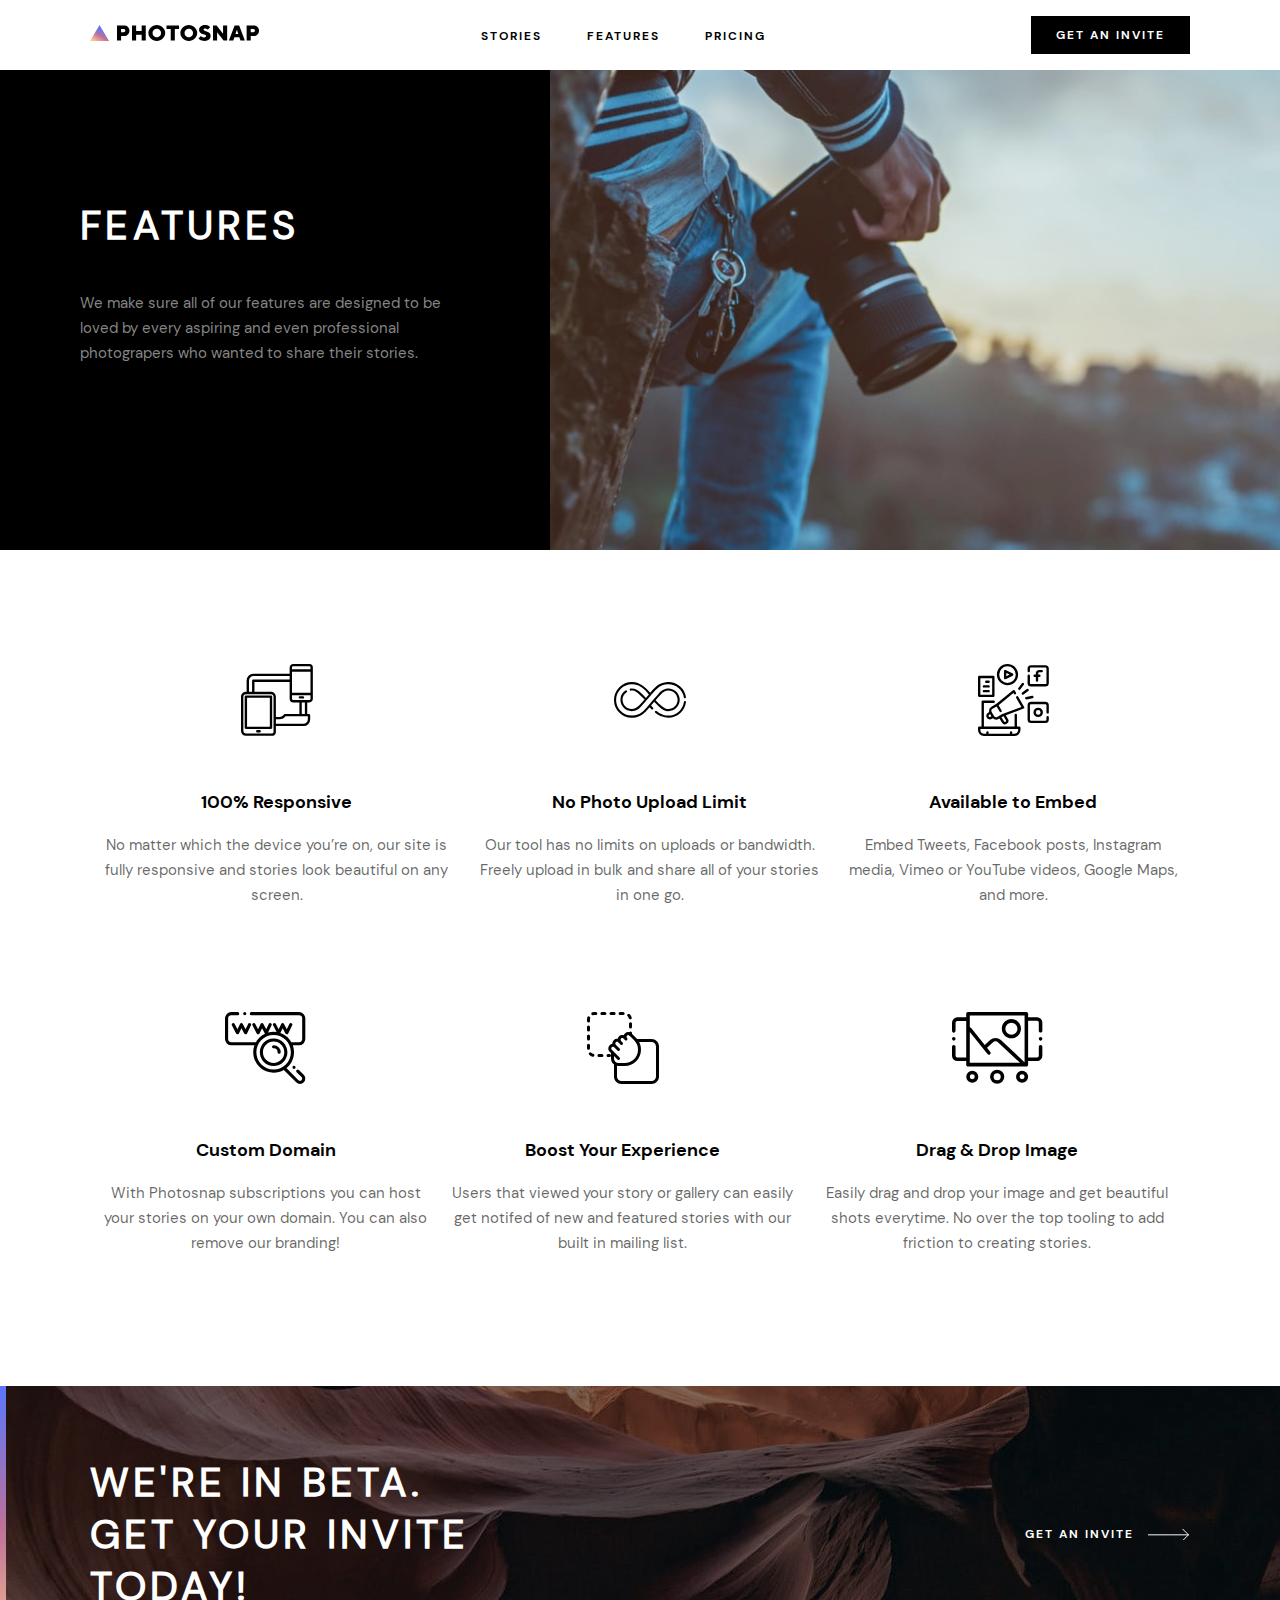
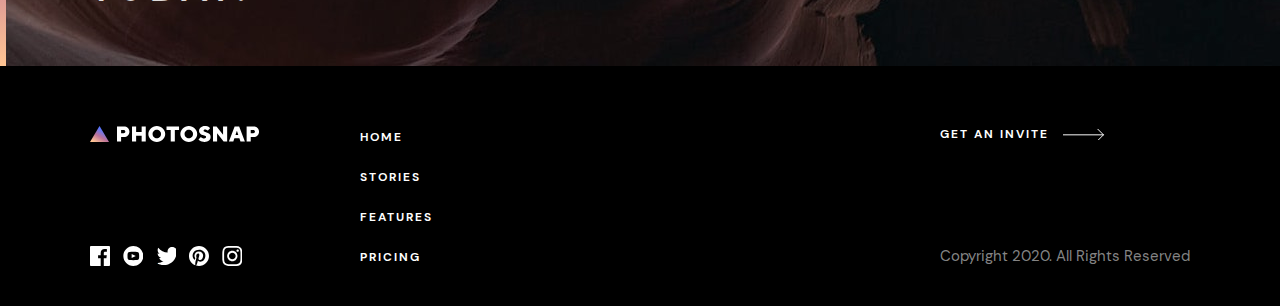
<file: Photosnap-master/features.html>
<!DOCTYPE html>
<html lang="en">

<head>
    <meta charset="UTF-8">
    <meta name="viewport" content="width=device-width, initial-scale=1.0">
    <title>Features - Photosnap</title>
    <link rel="stylesheet" href="styles/css/main.css">
</head>

<body>
    <!-- HEADER -->
    <header>
        <div class="container">
            <nav class="navbar">
                <a href="index.html" class="logo">
                    <img src="images/logo.svg" alt="logo">
                </a>

                <ul class="nav_list">
                    <li class="nav_list-item">
                        <a href="stories.html" class="nav_list-link">Stories</a>
                    </li>
                    <li class="nav_list-item">
                        <a href="features.html" class="nav_list-link">Features</a>
                    </li>
                    <li class="nav_list-item">
                        <a href="pricing.html" class="nav_list-link">Pricing</a>
                    </li>
                </ul>

                <a href="index.html" class="btn btn-black">Get an invite</a>

                <button class="menu_toggle">
                    <svg height="6" width="20" xmlns="http://www.w3.org/2000/svg" class="open">
                        <g fill-rule="evenodd">
                            <path d="M0 0h20v1H0zM0 5h20v1H0z"></path>
                        </g>
                    </svg>
                    <svg height="15" width="16" xmlns="http://www.w3.org/2000/svg" class="close">
                        <path
                            d="M14.718.075l.707.707L8.707 7.5l6.718 6.718-.707.707L8 8.207l-6.718 6.718-.707-.707L7.293 7.5.575.782l.707-.707L8 6.793 14.718.075z"
                            fill-rule="evenodd"></path>
                    </svg>
                </button>
            </nav>
        </div>
    </header>

    <!-- MAIN -->
    <main>
        <!-- FEATURES HERO -->
        <section class="features">
            <div class="container-lg">
                <div class="row">
                    <div class="section_text section_text_black">
                        <div class="section_text-box">
                            <h2 class="heading white">Features</h2>
                            <p class="opaque-grey">We make sure all of our features are designed to be loved by every
                                aspiring and even professional photograpers who wanted to share their stories.</p>
                        </div>
                    </div>
                    <div class="section_image section-features-img"></div>
                </div>
            </div>
        </section>

        <!-- FEATURES GRID -->
        <section class="our-features">
            <div class="container">
                <div class="row mb-lg">
                    <div class="feature">
                        <div class="feature-image"><img src="images/responsive.svg" alt="responsive"></div>
                        <h3 class="feature-heading">100% Responsive</h3>
                        <p class="feature-text">No matter which the device you’re on, our site is fully responsive and
                            stories look beautiful on
                            any screen.</p>
                    </div>
                    <div class="feature">
                        <div class="feature-image"><img src="images/no-limit.svg" alt="no limit"></div>
                        <h3 class="feature-heading">No Photo Upload Limit</h3>
                        <p class="feature-text">Our tool has no limits on uploads or bandwidth. Freely upload in bulk
                            and
                            share all of your stories in one go.</p>
                    </div>
                    <div class="feature">
                        <div class="feature-image"><img src="images/embed.svg" alt="embed"></div>
                        <h3 class="feature-heading">Available to Embed</h3>
                        <p class="feature-text">Embed Tweets, Facebook posts, Instagram media, Vimeo or YouTube videos,
                            Google Maps, and more.
                        </p>
                    </div>
                </div>
                <div class="row">
                    <div class="feature">
                        <div class="feature-image"><img src="images/custom.svg" alt="domain"></div>
                        <h3 class="feature-heading">Custom Domain</h3>
                        <p class="feature-text">With Photosnap subscriptions you can host your stories on your own
                            domain. You can also remove our branding!</p>
                    </div>
                    <div class="feature">
                        <div class="feature-image"><img src="images/boost.svg" alt="boost"></div>
                        <h3 class="feature-heading">Boost Your Experience</h3>
                        <p class="feature-text">Users that viewed your story or gallery can easily get notifed of new
                            and featured stories with our built in mailing list.</p>
                    </div>
                    <div class="feature">
                        <div class="feature-image"><img src="images/drag.svg" alt="drag"></div>
                        <h3 class="feature-heading">Drag & Drop Image</h3>
                        <p class="feature-text">Easily drag and drop your image and get beautiful shots everytime. No
                            over the top tooling to add friction to creating stories.
                        </p>
                    </div>
                </div>
            </div>
        </section>

        <!-- BETA SECTION -->
        <section class="beta">
            <div class="container">
                <div class="row space-between">
                    <h2 class="heading white">We're in beta.<br>
                        Get your invite today!</h2>
                    <a href="index.html" class="invite-link invite-link-white">Get an invite</a>
                </div>
            </div>
        </section>
    </main>

    <!-- FOOTER -->
    <footer>
        <div class="container">
            <div class="footer-row">
                <div class="footer_logo-box">
                    <a href="index.html" class="logo">
                        <img src="images/logo-white.svg" alt="logo">
                    </a>
                    <ul class="social">
                        <li>
                            <a class="facebook" href="index.html"></a>
                        </li>
                        <li>
                            <a class="youtube" href="index.html"></a>
                        </li>
                        <li>
                            <a class="twitter" href="index.html"></a>
                        </li>
                        <li>
                            <a class="pinterest" href="index.html"></a>
                        </li>
                        <li>
                            <a class="instagram" href="index.html"></a>
                        </li>
                    </ul>
                </div>
                <div class="footer_menu-box">
                    <ul class="footer_menu">
                        <li class="footer_menu-item">
                            <a class="footer_menu-link" href="index.html">Home</a>
                        </li>
                        <li class="footer_menu-item">
                            <a class="footer_menu-link" href="stories.html">Stories</a>
                        </li>
                        <li class="footer_menu-item">
                            <a class="footer_menu-link" href="features.html">Features</a>
                        </li>
                        <li class="footer_menu-item">
                            <a class="footer_menu-link" href="pricing.html">Pricing</a>
                        </li>
                    </ul>
                </div>
                <div class="footer_copyright">
                    <a href="index.html" class="invite-link invite-link-white">Get an invite</a>
                    <p class="opaque-grey">Copyright 2020. All Rights Reserved</p>
                </div>
            </div>
        </div>
    </footer>
    <script src="js/app.js"></script>
</body>

</html>
</file>
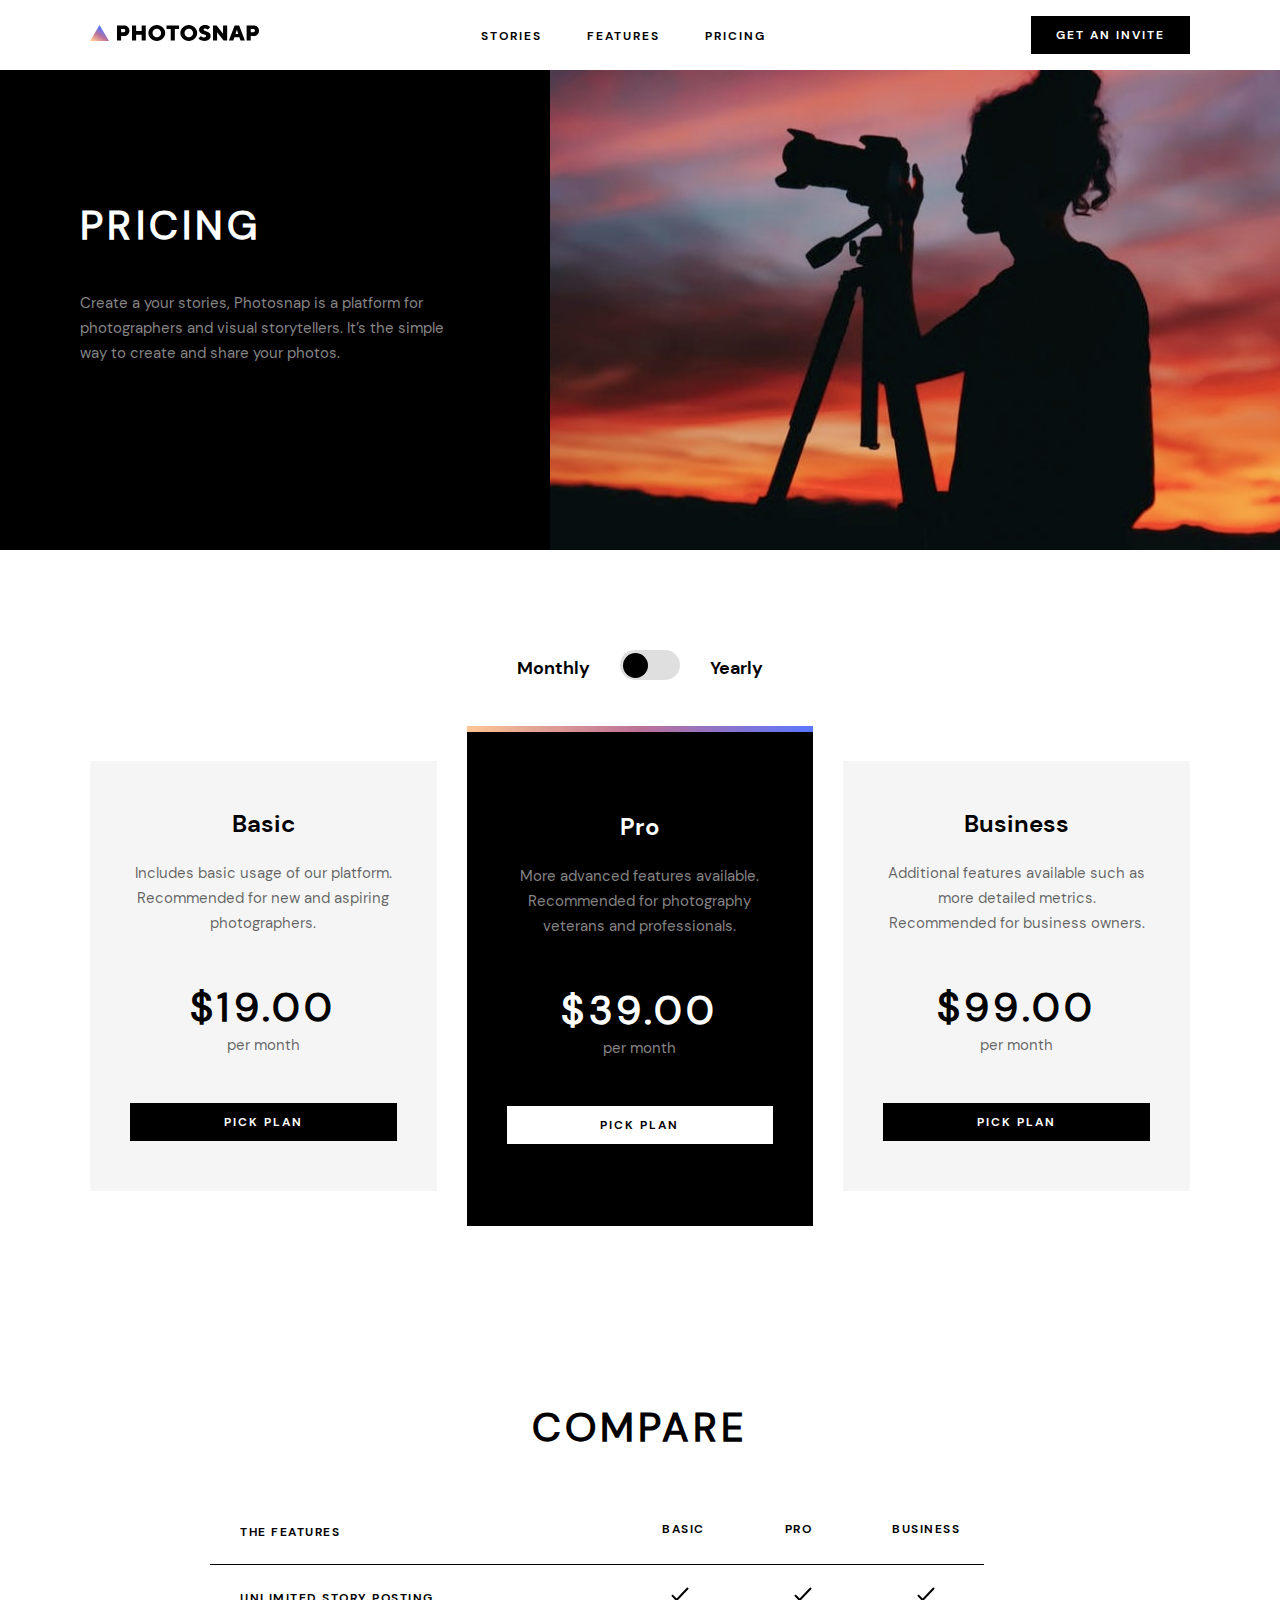
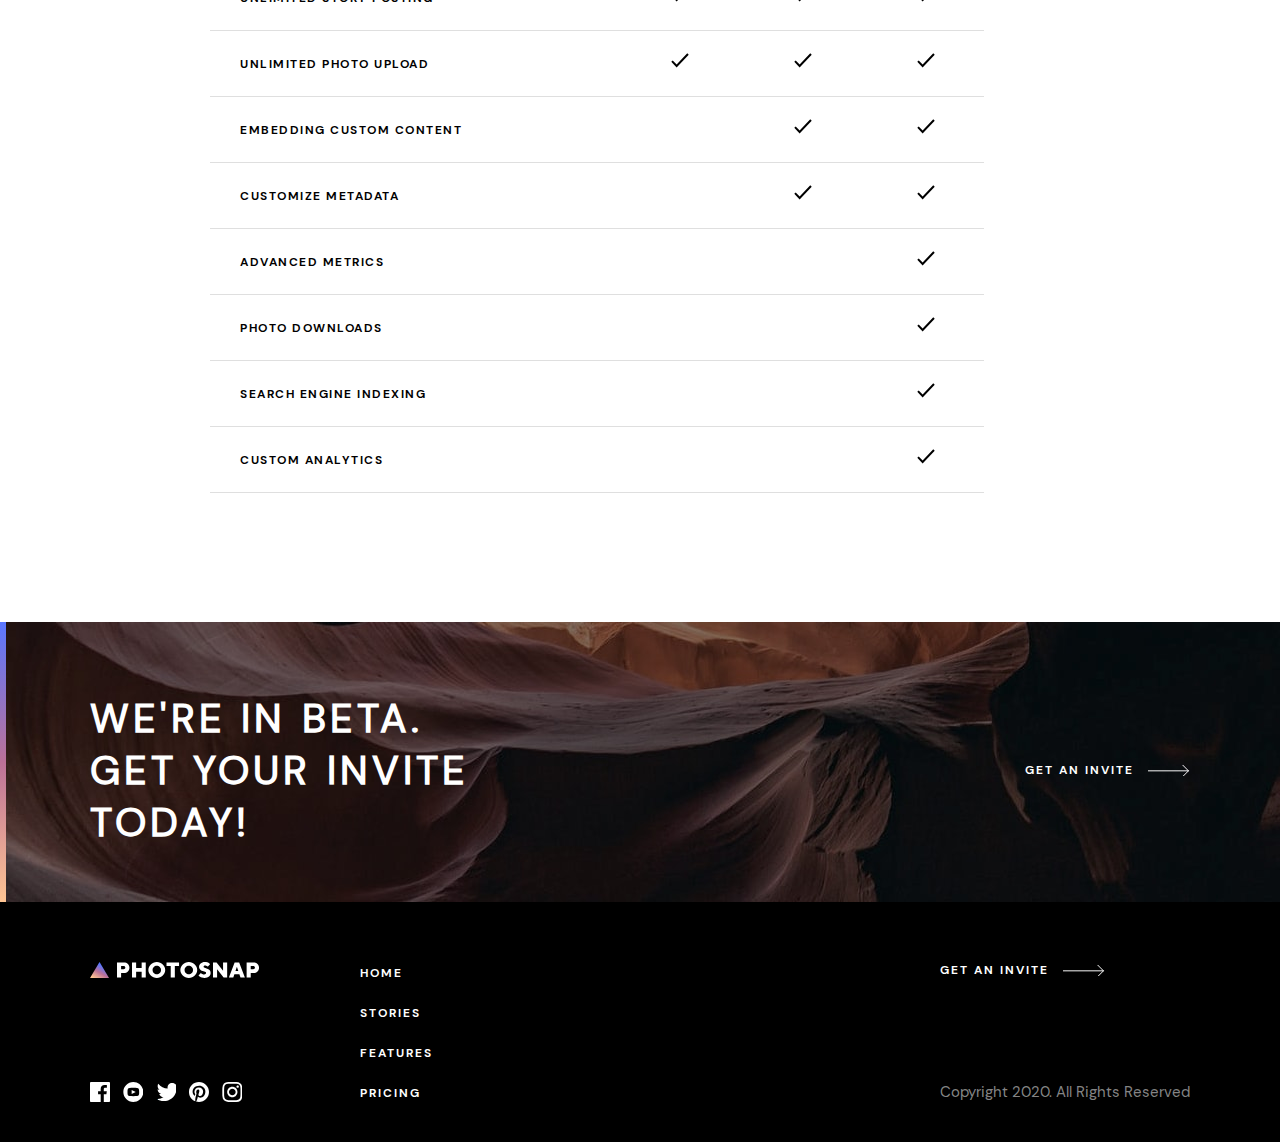
<file: Photosnap-master/pricing.html>
<!DOCTYPE html>
<html lang="en">

<head>
    <meta charset="UTF-8">
    <meta name="viewport" content="width=device-width, initial-scale=1.0">
    <title>Pricing - Photosnap</title>
    <link rel="stylesheet" href="styles/css/main.css">
</head>

<body>
    <!-- HEADER -->
    <header>
        <div class="container">
            <nav class="navbar">
                <a href="index.html" class="logo">
                    <img src="images/logo.svg" alt="logo">
                </a>

                <ul class="nav_list">
                    <li class="nav_list-item">
                        <a href="stories.html" class="nav_list-link">Stories</a>
                    </li>
                    <li class="nav_list-item">
                        <a href="features.html" class="nav_list-link">Features</a>
                    </li>
                    <li class="nav_list-item">
                        <a href="pricing.html" class="nav_list-link">Pricing</a>
                    </li>
                </ul>

                <a href="index.html" class="btn btn-black">Get an invite</a>

                <button class="menu_toggle">
                    <svg height="6" width="20" xmlns="http://www.w3.org/2000/svg" class="open">
                        <g fill-rule="evenodd">
                            <path d="M0 0h20v1H0zM0 5h20v1H0z"></path>
                        </g>
                    </svg>
                    <svg height="15" width="16" xmlns="http://www.w3.org/2000/svg" class="close">
                        <path
                            d="M14.718.075l.707.707L8.707 7.5l6.718 6.718-.707.707L8 8.207l-6.718 6.718-.707-.707L7.293 7.5.575.782l.707-.707L8 6.793 14.718.075z"
                            fill-rule="evenodd"></path>
                    </svg>
                </button>
            </nav>
        </div>
    </header>

    <!-- MAIN -->
    <main>
        <!-- PRICING HERO -->
        <section class="pricing">
            <div class="container-lg">
                <div class="row">
                    <div class="section_text section_text_black">
                        <div class="section_text-box">
                            <h2 class="heading white">Pricing</h2>
                            <p class="opaque-grey">Create a your stories, Photosnap is a platform for photographers and
                                visual storytellers. It’s the simple way to create and share your photos.</p>
                        </div>
                    </div>
                    <div class="section_image section-pricing-img"></div>
                </div>
            </div>
        </section>

        <!-- PRICING TABS -->
        <section class="pricing-tabs">
            <div class="container">
                <div class="toggle-container">
                    <span>Monthly</span>
                    <span>
                        <input type="checkbox" name="toggle" id="toggle" unchecked>
                        <label for="toggle">
                            <div class="ball"></div>
                        </label>
                    </span>
                    <span>Yearly</span>
                </div>
                <div class="price-grid">
                    <div class="price-box">
                        <h4>Basic</h4>
                        <p>Includes basic usage of our platform. Recommended for new and aspiring photographers.</p>
                        <h2 class="heading">
                            <span class="monthly">&dollar;19.00</span>
                            <span class="yearly">&dollar;190.00</span>
                        </h2>
                        <p>
                            <span class="monthly">per month</span>
                            <span class="yearly">per year</span>
                        </p>
                        <button class="btn btn-black">Pick Plan</button>
                    </div>
                    <div class="price-box pro">
                        <h4>Pro</h4>
                        <p>More advanced features available. Recommended for photography veterans and professionals.
                        </p>
                        <h2 class="heading">
                            <span class="monthly">&dollar;39.00</span>
                            <span class="yearly">&dollar;390.00</span>
                        </h2>
                        <p>
                            <span class="monthly">per month</span>
                            <span class="yearly">per year</span>
                        </p>
                        <button class="btn btn-black">Pick Plan</button>
                    </div>
                    <div class="price-box">
                        <h4>Business</h4>
                        <p>Additional features available such as more detailed metrics. Recommended for business
                            owners.
                        </p>
                        <h2 class="heading">
                            <span class="monthly">&dollar;99.00</span>
                            <span class="yearly">&dollar;990.00</span>
                        </h2>
                        <p>
                            <span class="monthly">per month</span>
                            <span class="yearly">per year</span>
                        </p>
                        <button class="btn btn-black">Pick Plan</button>
                    </div>
                </div>
            </div>
        </section>

        <!-- COMPARE SECTION -->
        <section class="compare">
            <div class="container-small">
                <h2 class="heading">Compare</h2>
                <div class="table">
                    <div class="table_head table_row">
                        <div class="col-1"><span>The Features</span></div>
                        <div class="col-2">
                            <span>Basic</span>
                            <span>Pro</span>
                            <span>Business</span>
                        </div>
                    </div>
                    <div class="table_body table_row">
                        <div class="col-1"><span>Unlimited Story Posting</span></div>
                        <div class="col-2">
                            <span class="mobile-flex-column">
                                <span class="plan-name">Basic</span>
                                <img src="images/check.svg" alt="check">
                            </span>
                            <span class="mobile-flex-column">
                                <span class="plan-name">Pro</span>
                                <img src="images/check.svg" alt="check">
                            </span>
                            <span class="mobile-flex-column">
                                <span class="plan-name">Business</span>
                                <img src="images/check.svg" alt="check">
                            </span>
                        </div>
                    </div>
                    <div class="table_body table_row">
                        <div class="col-1"><span>Unlimited Photo Upload</span></div>
                        <div class="col-2">
                            <span class="mobile-flex-column">
                                <span class="plan-name">Basic</span>
                                <img src="images/check.svg" alt="check">
                            </span>
                            <span class="mobile-flex-column">
                                <span class="plan-name">Pro</span>
                                <img src="images/check.svg" alt="check">
                            </span>
                            <span class="mobile-flex-column">
                                <span class="plan-name">Business</span>
                                <img src="images/check.svg" alt="check">
                            </span>
                        </div>
                    </div>
                    <div class="table_body table_row">
                        <div class="col-1"><span>Embedding Custom Content</span></div>
                        <div class="col-2">
                            <span class="mobile-flex-column">
                                <span class="plan-name">Basic</span>
                            </span>
                            <span class="mobile-flex-column">
                                <span class="plan-name">Pro</span>
                                <img src="images/check.svg" alt="check">
                            </span>
                            <span class="mobile-flex-column">
                                <span class="plan-name">Business</span>
                                <img src="images/check.svg" alt="check">
                            </span>
                        </div>
                    </div>
                    <div class="table_body table_row">
                        <div class="col-1"><span>Customize Metadata</span></div>
                        <div class="col-2">
                            <span class="mobile-flex-column">
                                <span class="plan-name">Basic</span>
                            </span>
                            <span class="mobile-flex-column">
                                <span class="plan-name">Pro</span>
                                <img src="images/check.svg" alt="check">
                            </span>
                            <span class="mobile-flex-column">
                                <span class="plan-name">Business</span>
                                <img src="images/check.svg" alt="check">
                            </span>
                        </div>
                    </div>
                    <div class="table_body table_row">
                        <div class="col-1"><span>Advanced Metrics</span></div>
                        <div class="col-2">
                            <span class="mobile-flex-column">
                                <span class="plan-name">Basic</span>
                            </span>
                            <span class="mobile-flex-column">
                                <span class="plan-name">Pro</span>
                            </span>
                            <span class="mobile-flex-column">
                                <span class="plan-name">Business</span>
                                <img src="images/check.svg" alt="check">
                            </span>
                        </div>
                    </div>
                    <div class="table_body table_row">
                        <div class="col-1"><span>Photo Downloads</span></div>
                        <div class="col-2">
                            <span class="mobile-flex-column">
                                <span class="plan-name">Basic</span>
                            </span>
                            <span class="mobile-flex-column">
                                <span class="plan-name">Pro</span>
                            </span>
                            <span class="mobile-flex-column">
                                <span class="plan-name">Business</span>
                                <img src="images/check.svg" alt="check">
                            </span>
                        </div>
                    </div>
                    <div class="table_body table_row">
                        <div class="col-1"><span>Search Engine Indexing</span></div>
                        <div class="col-2">
                            <span class="mobile-flex-column">
                                <span class="plan-name">Basic</span>
                            </span>
                            <span class="mobile-flex-column">
                                <span class="plan-name">Pro</span>
                            </span>
                            <span class="mobile-flex-column">
                                <span class="plan-name">Business</span>
                                <img src="images/check.svg" alt="check">
                            </span>
                        </div>
                    </div>
                    <div class="table_body table_row">
                        <div class="col-1"><span>Custom Analytics</span></div>
                        <div class="col-2">
                            <span class="mobile-flex-column">
                                <span class="plan-name">Basic</span>
                            </span>
                            <span class="mobile-flex-column">
                                <span class="plan-name">Pro</span>
                            </span>
                            <span class="mobile-flex-column">
                                <span class="plan-name">Business</span>
                                <img src="images/check.svg" alt="check">
                            </span>
                        </div>
                    </div>
                </div>
            </div>
        </section>

        <!-- BETA SECTION -->
        <section class="beta">
            <div class="container">
                <div class="row space-between">
                    <h2 class="heading white">We're in beta.<br>
                        Get your invite today!</h2>
                    <a href="index.html" class="invite-link invite-link-white">Get an invite</a>
                </div>
            </div>
        </section>
    </main>

    <!-- FOOTER -->
    <footer>
        <div class="container">
            <div class="footer-row">
                <div class="footer_logo-box">
                    <a href="index.html" class="logo">
                        <img src="images/logo-white.svg" alt="logo">
                    </a>
                    <ul class="social">
                        <li>
                            <a class="facebook" href="index.html"></a>
                        </li>
                        <li>
                            <a class="youtube" href="index.html"></a>
                        </li>
                        <li>
                            <a class="twitter" href="index.html"></a>
                        </li>
                        <li>
                            <a class="pinterest" href="index.html"></a>
                        </li>
                        <li>
                            <a class="instagram" href="index.html"></a>
                        </li>
                    </ul>
                </div>
                <div class="footer_menu-box">
                    <ul class="footer_menu">
                        <li class="footer_menu-item">
                            <a class="footer_menu-link" href="index.html">Home</a>
                        </li>
                        <li class="footer_menu-item">
                            <a class="footer_menu-link" href="stories.html">Stories</a>
                        </li>
                        <li class="footer_menu-item">
                            <a class="footer_menu-link" href="features.html">Features</a>
                        </li>
                        <li class="footer_menu-item">
                            <a class="footer_menu-link" href="pricing.html">Pricing</a>
                        </li>
                    </ul>
                </div>
                <div class="footer_copyright">
                    <a href="index.html" class="invite-link invite-link-white">Get an invite</a>
                    <p class="opaque-grey">Copyright 2020. All Rights Reserved</p>
                </div>
            </div>
        </div>
    </footer>
    <script src="js/app.js"></script>
</body>

</html>
</file>
<file: styles/css/main.css>
.aryan{
cursor: pointer;

}
.remove-padding {
  padding: 0 !important;
}

.mb-s {
  margin-bottom: 5px;
}

.mb-lg {
  margin-bottom: 60px;
}

.space-between {
  -webkit-box-pack: justify;
      -ms-flex-pack: justify;
          justify-content: space-between;
}

@font-face {
  font-family: "DM Sans Regular";
  src: url("../../textfont/DMSans-Regular.ttf") format("truetype");
}

@font-face {
  font-family: "DM Sans Bold";
  src: url("../../textfont/DMSans-Bold.ttf") format("truetype");
}

h1 {
  font-size: 40px;
  text-transform: uppercase;
  letter-spacing: 4.17px;
}

.white {
  color: #ffffff;
}

h3 {
  font-family: "DM Sans Bold", sans-serif;
  font-size: 18px;
  line-height: 25px;
}

h4 {
  font-size: 24px;
  line-height: 25px;
  letter-spacing: .2px;
  font-family: "DM Sans Bold", sans-serif;
  text-align: center;
  margin-bottom: 25px;
}

h5 {
  font-family: "DM Sans Bold", sans-serif;
  font-size: 12px;
  text-transform: uppercase;
  letter-spacing: 2px;
}

p.opaque-grey {
  color: rgba(223, 223, 223, 0.6);
}

p.opaque-black {
  color: rgba(0, 0, 0, 0.6);
}

.heading {
  font-size: 40px;
  text-transform: uppercase;
  letter-spacing: 4.17px;
}

.btn, .invite-link {
  text-transform: uppercase;
  font-size: 12px;
  font-family: "DM Sans Bold", sans-serif;
  letter-spacing: 2px;
}

.btn {
  display: inline-block;
  border: none;
  outline: none;
  padding: 11px 25px;
}

.btn-black {
  background-color: #000000;
  color: #ffffff;
  -webkit-transition: all .4s;
  transition: all .4s;
}

.btn-black:hover {
  background-color: #dfdfdf;
  color: #000000;
}

.invite-link {
  display: -webkit-inline-box;
  display: -ms-inline-flexbox;
  display: inline-flex;
  -webkit-box-align: center;
      -ms-flex-align: center;
          align-items: center;
  width: 100%;
  max-width: 165px;
  position: relative;
}

.invite-link::after {
  content: '';
  position: absolute;
  right: 0;
  width: 42px;
  height: 12px;
  background-size: cover;
  -webkit-transition: -webkit-transform .4s;
  transition: -webkit-transform .4s;
  transition: transform .4s;
  transition: transform .4s, -webkit-transform .4s;
}

.invite-link:hover {
  text-decoration: underline;
}

.invite-link:hover::after {
  -webkit-transform: translateX(-10px);
          transform: translateX(-10px);
}

.invite-link-white {
  color: #ffffff;
}

.invite-link-white::after {
  background-image: url("../../images/arrow-white.svg");
}

.invite-link-black {
  color: #000000;
  max-width: 200px;
}

.invite-link-black::after {
  background-image: url("../../images/arrow-black.svg");
}

footer {
  background-color: #000000;
  padding: 60px 0 40px;
}

footer .footer-row {
  display: -webkit-box;
  display: -ms-flexbox;
  display: flex;
  -webkit-box-align: start;
      -ms-flex-align: start;
          align-items: flex-start;
}

footer .footer_logo-box {
  padding-right: 100px;
  height: 140px;
  display: -webkit-box;
  display: -ms-flexbox;
  display: flex;
  -webkit-box-orient: vertical;
  -webkit-box-direction: normal;
      -ms-flex-direction: column;
          flex-direction: column;
  -webkit-box-pack: justify;
      -ms-flex-pack: justify;
          justify-content: space-between;
}

footer .footer_logo-box .social {
  display: -webkit-box;
  display: -ms-flexbox;
  display: flex;
}

footer .footer_logo-box .social li:not(:last-child) {
  margin-right: 13px;
}

footer .footer_logo-box .social a {
  display: block;
  width: 20px;
  height: 20px;
  -webkit-transition: all .4s;
  transition: all .4s;
}

footer .footer_logo-box .social a.facebook {
  background-image: url("../../images/white-FB.svg");
  background-size: cover;
}

footer .footer_logo-box .social a.facebook:hover {
  background-image: url("../../images/facebook.svg");
}

footer .footer_logo-box .social a.youtube {
  background-image: url("../../images/white-YT.svg");
  background-size: cover;
}

footer .footer_logo-box .social a.youtube:hover {
  background-image: url("../../images/youtube.svg");
}

footer .footer_logo-box .social a.twitter {
  background-image: url("../../images/white-Tw.svg");
  background-size: cover;
}

footer .footer_logo-box .social a.twitter:hover {
  background-image: url("../../../images/twitter.svg");
}

footer .footer_logo-box .social a.pinterest {
  background-image: url("../../images/white-Pin.svg");
  background-size: cover;
}

footer .footer_logo-box .social a.pinterest:hover {
  background-image: url("../../images/pinterest.svg");
}

footer .footer_logo-box .social a.instagram {
  background-image: url("../../images/white-Insta.svg");
  background-size: cover;
}

footer .footer_logo-box .social a.instagram:hover {
  background-image: url("../../images/instagram.svg");
}

footer .footer_logo-box .social img {
  -webkit-transition: -webkit-transform .4s ease;
  transition: -webkit-transform .4s ease;
  transition: transform .4s ease;
  transition: transform .4s ease, -webkit-transform .4s ease;
}

footer .footer_logo-box .social img:hover {
  -webkit-transform: scale(1.15);
          transform: scale(1.15);
}

footer .footer_menu-box {
  height: 140px;
}

footer .footer_menu {
  display: -webkit-box;
  display: -ms-flexbox;
  display: flex;
  -webkit-box-orient: vertical;
  -webkit-box-direction: normal;
      -ms-flex-direction: column;
          flex-direction: column;
  -webkit-box-pack: justify;
      -ms-flex-pack: justify;
          justify-content: space-between;
  height: 140px;
}

footer .footer_menu-link {
  color: #ffffff;
}

footer .footer_menu-link:hover {
  color: rgba(223, 223, 223, 0.6);
}

footer .footer_copyright {
  margin-left: auto;
  display: -webkit-box;
  display: -ms-flexbox;
  display: flex;
  -webkit-box-orient: vertical;
  -webkit-box-direction: normal;
      -ms-flex-direction: column;
          flex-direction: column;
  -webkit-box-pack: justify;
      -ms-flex-pack: justify;
          justify-content: space-between;
  height: 140px;
}

header {
  height: 70px;
}

.navbar {
  display: -webkit-box;
  display: -ms-flexbox;
  display: flex;
  -webkit-box-align: center;
      -ms-flex-align: center;
          align-items: center;
  -webkit-box-pack: justify;
      -ms-flex-pack: justify;
          justify-content: space-between;
  height: 70px;
}

footer .footer_menu-link, .nav_list-link {
  text-transform: uppercase;
  font-family: "DM Sans Bold", sans-serif;
  font-size: 12px;
  letter-spacing: 2px;
  -webkit-transition: color .5s ease;
  transition: color .5s ease;
}

.nav_list {
  display: -webkit-box;
  display: -ms-flexbox;
  display: flex;
}

.nav_list-item {
  margin-right: 45px;
}

.nav_list-link {
  color: #000000;
}

.nav_list-link:hover {
  color: #dfdfdf;
}

.menu_toggle {
  display: none;
}

*,
*::before,
*::after {
  margin: 0;
  padding: 0;
  -webkit-box-sizing: border-box;
          box-sizing: border-box;
}

body {
  font-family: "DM Sans Regular", sans-serif;
  font-size: 15px;
}

ul {
  list-style: none;
}

a {
  text-decoration: none;
}

button {
  cursor: pointer;
}

.row {
  display: -webkit-box;
  display: -ms-flexbox;
  display: flex;
}

.grid {
  display: -ms-grid;
  display: grid;
  -ms-grid-columns: (1fr)[4];
      grid-template-columns: repeat(4, 1fr);
}

.container,
.container-lg,
.container-small {
  width: 100%;
  margin: 0 auto;
}

.container {
  max-width: 1150px;
  padding: 0 25px;
}

.container-lg {
  max-width: 3000px;
}

.container-small {
  max-width: 900px;
  padding: 0 20px;
}

.section_text {
  width: 43%;
  height: 590px;
  display: -webkit-box;
  display: -ms-flexbox;
  display: flex;
  -webkit-box-align: center;
      -ms-flex-align: center;
          align-items: center;
}

.section_text_black {
  background-color: #000000;
}

.section_text_white {
  background-color: #ffffff;
}

.section_text-box {
  width: 100%;
  max-width: 500px;
  margin: 0 auto;
  padding: 0 55px;
}

.section_text-box p {
  line-height: 25px;
  margin: 40px 0 55px;
}

.section_image {
  width: 57%;
}

.section-create-img {
  background-image: url("../../images/create-and-share.jpg");
  background-size: cover;
}

.section-stories-img {
  background-image: url("../../images/beautiful-stories.jpg");
  background-size: cover;
}

.section-everyone-img {
  background-image: url("../../images/designed-for-everyone.jpg");
  background-size: cover;
}

.image-container {
  display: block;
  height: 500px;
  position: relative;
  -webkit-transition: all .3s;
  transition: all .3s;
}

.image-container::after {
  content: '';
  position: absolute;
  bottom: 0;
  left: 0;
  width: 100%;
  height: 5px;
  background-image: linear-gradient(27deg, #FFC593 0%, #BC7198 49%, #5A77FF 95%);
  opacity: 0;
  -webkit-transition: opacity .3s;
  transition: opacity .3s;
}

.image-container:hover {
  -webkit-transform: translateY(-25px);
          transform: translateY(-25px);
}

.image-container:hover::after {
  opacity: 1;
}

.image {
  height: 100%;
  width: 100%;
  display: -webkit-box;
  display: -ms-flexbox;
  display: flex;
  -webkit-box-align: end;
      -ms-flex-align: end;
          align-items: flex-end;
  -webkit-box-pack: center;
      -ms-flex-pack: center;
          justify-content: center;
  padding: 35px 0;
}

.image-box {
  color: #ffffff;
  width: 80%;
  max-width: 100%;
}

.image-box p {
  margin-top: 5px;
  font-size: 14px;
}

.image-textbox {
  border-bottom: 1px solid rgba(255, 255, 255, 0.25);
  padding: 10px 5px 18px;
}

.image-link {
  display: -webkit-box;
  display: -ms-flexbox;
  display: flex;
  -webkit-box-pack: justify;
      -ms-flex-pack: justify;
          justify-content: space-between;
  padding: 18px 5px 5px;
}

.image-link h6 {
  text-transform: uppercase;
  font-family: "DM Sans Bold", sans-serif;
  font-size: 12px;
  letter-spacing: 2px;
}

.image-1 {
  background-image: -webkit-gradient(linear, left top, left bottom, from(rgba(0, 0, 0, 0)), to(rgba(0, 0, 0, 0.5))), url("../../images/mountains.jpg");
  background-image: linear-gradient(to bottom, rgba(0, 0, 0, 0), rgba(0, 0, 0, 0.5)), url("../../images/mountains.jpg");
  background-size: cover;
}

.image-2 {
  background-image: -webkit-gradient(linear, left top, left bottom, from(rgba(0, 0, 0, 0)), to(rgba(0, 0, 0, 0.5))), url("../../images/cityscapes.jpg");
  background-image: linear-gradient(to bottom, rgba(0, 0, 0, 0), rgba(0, 0, 0, 0.5)), url("../../images/cityscapes.jpg");
  background-size: cover;
}

.image-3 {
  background-image: -webkit-gradient(linear, left top, left bottom, from(rgba(0, 0, 0, 0)), to(rgba(0, 0, 0, 0.5))), url("../../images/18-days-voyage.jpg");
  background-image: linear-gradient(to bottom, rgba(0, 0, 0, 0), rgba(0, 0, 0, 0.5)), url("../../images/18-days-voyage.jpg");
  background-size: cover;
}

.image-4 {
  background-image: -webkit-gradient(linear, left top, left bottom, from(rgba(0, 0, 0, 0)), to(rgba(0, 0, 0, 0.5))), url("../../images/architecturals.jpg");
  background-image: linear-gradient(to bottom, rgba(0, 0, 0, 0), rgba(0, 0, 0, 0.5)), url("../../images/architecturals.jpg");
  background-size: cover;
}

.image-5 {
  background-image: -webkit-gradient(linear, left top, left bottom, from(rgba(0, 0, 0, 0)), to(rgba(0, 0, 0, 0.5))), url("../../images/world-tour.jpg");
  background-image: linear-gradient(to bottom, rgba(0, 0, 0, 0), rgba(0, 0, 0, 0.5)), url("../../images/world-tour.jpg");
  background-size: cover;
}

.image-6 {
  background-image: -webkit-gradient(linear, left top, left bottom, from(rgba(0, 0, 0, 0)), to(rgba(0, 0, 0, 0.5))), url("../../images/unforeseen-corners.jpg");
  background-image: linear-gradient(to bottom, rgba(0, 0, 0, 0), rgba(0, 0, 0, 0.5)), url("../../images/unforeseen-corners.jpg");
  background-size: cover;
}

.image-7 {
  background-image: -webkit-gradient(linear, left top, left bottom, from(rgba(0, 0, 0, 0)), to(rgba(0, 0, 0, 0.5))), url("../../images/king-on-africa.jpg");
  background-image: linear-gradient(to bottom, rgba(0, 0, 0, 0), rgba(0, 0, 0, 0.5)), url("../../images/king-on-africa.jpg");
  background-size: cover;
}

.image-8 {
  background-image: -webkit-gradient(linear, left top, left bottom, from(rgba(0, 0, 0, 0)), to(rgba(0, 0, 0, 0.5))), url("../../images/trip-to-nowhere.jpg");
  background-image: linear-gradient(to bottom, rgba(0, 0, 0, 0), rgba(0, 0, 0, 0.5)), url("../../images/trip-to-nowhere.jpg");
  background-size: cover;
}

.image-9 {
  background-image: -webkit-gradient(linear, left top, left bottom, from(rgba(0, 0, 0, 0)), to(rgba(0, 0, 0, 0.5))), url("../../images/rage-of-the-sea.jpg");
  background-image: linear-gradient(to bottom, rgba(0, 0, 0, 0), rgba(0, 0, 0, 0.5)), url("../../images/rage-of-the-sea.jpg");
  background-size: cover;
}

.image-10 {
  background-image: -webkit-gradient(linear, left top, left bottom, from(rgba(0, 0, 0, 0)), to(rgba(0, 0, 0, 0.5))), url("../../images/running-free.jpg");
  background-image: linear-gradient(to bottom, rgba(0, 0, 0, 0), rgba(0, 0, 0, 0.5)), url("../../images/running-free.jpg");
  background-size: cover;
}

.image-11 {
  background-image: -webkit-gradient(linear, left top, left bottom, from(rgba(0, 0, 0, 0)), to(rgba(0, 0, 0, 0.5))), url("../../images/behind-the-waves.jpg");
  background-image: linear-gradient(to bottom, rgba(0, 0, 0, 0), rgba(0, 0, 0, 0.5)), url("../../images/behind-the-waves.jpg");
  background-size: cover;
}

.image-12 {
  background-image: -webkit-gradient(linear, left top, left bottom, from(rgba(0, 0, 0, 0)), to(rgba(0, 0, 0, 0.5))), url("../../images/calm-waters.jpg");
  background-image: linear-gradient(to bottom, rgba(0, 0, 0, 0), rgba(0, 0, 0, 0.5)), url("../../images/calm-waters.jpg");
  background-size: cover;
}

.image-13 {
  background-image: -webkit-gradient(linear, left top, left bottom, from(rgba(0, 0, 0, 0)), to(rgba(0, 0, 0, 0.5))), url("../../images/milky-way.jpg");
  background-image: linear-gradient(to bottom, rgba(0, 0, 0, 0), rgba(0, 0, 0, 0.5)), url("../../images/milky-way.jpg");
  background-size: cover;
}

.image-14 {
  background-image: -webkit-gradient(linear, left top, left bottom, from(rgba(0, 0, 0, 0)), to(rgba(0, 0, 0, 0.5))), url("../../images/dark-forest.jpg");
  background-image: linear-gradient(to bottom, rgba(0, 0, 0, 0), rgba(0, 0, 0, 0.5)), url("../../images/dark-forest.jpg");
  background-size: cover;
}

.image-15 {
  background-image: -webkit-gradient(linear, left top, left bottom, from(rgba(0, 0, 0, 0)), to(rgba(0, 0, 0, 0.5))), url("../../images/somwarpet.jpg");
  background-image: linear-gradient(to bottom, rgba(0, 0, 0, 0), rgba(0, 0, 0, 0.5)), url("../../images/somwarpet.jpg");
  background-size: cover;
}

.image-16 {
  background-image: -webkit-gradient(linear, left top, left bottom, from(rgba(0, 0, 0, 0)), to(rgba(0, 0, 0, 0.5))), url("../../images/land-of-dreams.jpg");
  background-image: linear-gradient(to bottom, rgba(0, 0, 0, 0), rgba(0, 0, 0, 0.5)), url("../../images/land-of-dreams.jpg");
  background-size: cover;
}

.our-features {
  padding: 100px 0;
}

.our-features .feature {
  text-align: center;
  padding: 0 10px;
  margin-bottom: 30px;
}

.our-features .feature-image {
  display: -webkit-box;
  display: -ms-flexbox;
  display: flex;
  -webkit-box-align: center;
      -ms-flex-align: center;
          align-items: center;
  -webkit-box-pack: center;
      -ms-flex-pack: center;
          justify-content: center;
  height: 100px;
  margin-bottom: 40px;
}

.our-features .feature-image img {
  max-width: 100%;
}

.our-features .feature-heading {
  margin-bottom: 18px;
}

.our-features .feature-text {
  line-height: 25px;
  color: rgba(0, 0, 0, 0.6);
}

.hero {
  background-image: url("../../images/moon-of-appalacia.jpg");
  background-size: cover;
  padding: 30px 0;
}

.hero .section_text {
  width: 100%;
}

.hero .section_text-box {
  width: 100%;
  max-width: 400px;
  margin: 0;
}

.hero h2 {
  width: 400px;
  max-width: 100%;
}

.hero h5 {
  color: #ffffff;
  margin-bottom: 14px;
}

.hero p {
  margin: 23px 0;
}

.hero p span {
  color: #ffffff;
  font-size: 13px;
}

.hero p:last-of-type {
  margin-bottom: 40px;
}

.hero-mobile {
  display: none;
}

.features .section_text {
  height: 480px;
}

.section-features-img {
  background-image: url("../../images/features-bg.jpg");
  background-size: cover;
}

.beta {
  background-image: url("../../images/bg-beta.jpg");
  background-size: cover;
  padding: 70px 0;
  height: 280px;
  position: relative;
}

.beta::before {
  content: '';
  position: absolute;
  top: 0;
  left: 0;
  height: 100%;
  width: 6px;
  background-image: -webkit-gradient(linear, left top, left bottom, from(#5a77ff), color-stop(#bc7198), to(#ffc593));
  background-image: linear-gradient(to bottom, #5a77ff, #bc7198, #ffc593);
}

.beta h2 {
  width: 450px;
  max-width: 100%;
  padding-right: 10px;
}

.beta a {
  display: -webkit-inline-box;
  display: -ms-inline-flexbox;
  display: inline-flex;
}

.pricing .section_text {
  height: 480px;
}

.section-pricing-img {
  background-image: url("../../images/pricing-bg.jpg");
  background-size: cover;
}

.pricing-tabs {
  padding: 100px 0 60px;
}

.pricing-tabs .toggle-container {
  margin-bottom: 40px;
  color: #000000;
  display: -webkit-box;
  display: -ms-flexbox;
  display: flex;
  -webkit-box-align: center;
      -ms-flex-align: center;
          align-items: center;
  -webkit-box-pack: center;
      -ms-flex-pack: center;
          justify-content: center;
}

.pricing-tabs .toggle-container span {
  font-family: "DM Sans Bold", sans-serif;
  font-size: 18px;
}

.pricing-tabs .toggle-container label {
  background-color: #dfdfdf;
  display: inline-block;
  position: relative;
  margin: 0 30px;
  width: 60px;
  height: 30px;
  border-radius: 50px;
  cursor: pointer;
}

.pricing-tabs .toggle-container label .ball {
  height: 25px;
  width: 25px;
  background-color: #000000;
  border-radius: 50%;
  position: absolute;
  top: 3px;
  left: 3px;
  -webkit-transition: -webkit-transform 0.4s ease;
  transition: -webkit-transform 0.4s ease;
  transition: transform 0.4s ease;
  transition: transform 0.4s ease, -webkit-transform 0.4s ease;
}

.pricing-tabs .toggle-container input {
  position: absolute;
  left: -9999px;
}

.pricing-tabs .toggle-container input:checked + label .ball {
  -webkit-transform: translateX(29px);
          transform: translateX(29px);
}

.pricing-tabs .price-grid {
  display: -ms-grid;
  display: grid;
  -ms-grid-columns: (1fr)[3];
      grid-template-columns: repeat(3, 1fr);
  -webkit-column-gap: 30px;
          column-gap: 30px;
  padding: 35px 0 30px;
}

.pricing-tabs .price-box {
  background-color: #f5f5f5;
  padding: 50px 40px;
  text-align: center;
  height: 430px;
}

.pricing-tabs .price-box p {
  color: rgba(0, 0, 0, 0.6);
  line-height: 25px;
  margin-bottom: 45px;
}

.pricing-tabs .price-box .yearly {
  display: none;
}

.pricing-tabs .price-box .btn {
  display: block;
  width: 100%;
  text-align: center;
}

.pricing-tabs .price-box.pro {
  background-color: #000000;
  height: 500px;
  padding-top: 88px;
  -webkit-transform: translateY(-35px);
          transform: translateY(-35px);
  position: relative;
}

.pricing-tabs .price-box.pro p {
  color: rgba(223, 223, 223, 0.6);
}

.pricing-tabs .price-box.pro h2, .pricing-tabs .price-box.pro h4 {
  color: #ffffff;
}

.pricing-tabs .price-box.pro button {
  background-color: #ffffff;
  color: #000000;
}

.pricing-tabs .price-box.pro button:hover {
  background-color: #dfdfdf;
}

.pricing-tabs .price-box.pro button::before {
  content: '';
  position: absolute;
  top: 0;
  left: 0;
  height: 6px;
  width: 100%;
  background-image: -webkit-gradient(linear, left top, right top, from(#ffc593), color-stop(#bc7198), to(#5a77ff));
  background-image: linear-gradient(to right, #ffc593, #bc7198, #5a77ff);
}

.show-yearly .price-box .yearly {
  display: block;
}

.show-yearly .price-box .monthly {
  display: none;
}

.compare .table_row::after, .compare .table_head::after {
  content: '';
  position: absolute;
  bottom: 0;
  left: 0;
  height: .5px;
  width: 90%;
}

.compare {
  padding: 50px 0 130px;
}

.compare h2 {
  text-align: center;
  margin-bottom: 45px;
}

.compare .table_row {
  padding: 23px 30px;
  display: -webkit-box;
  display: -ms-flexbox;
  display: flex;
  position: relative;
}

.compare .table_row::after {
  background-color: #dfdfdf;
}

.compare .table_row .col-1 {
  margin-right: auto;
}

.compare .table_row .col-2 {
  display: -webkit-box;
  display: -ms-flexbox;
  display: flex;
}

.compare .table_row .col-2 span {
  margin-right: 80px;
}

.compare .table_row .col-2 .plan-name {
  display: none;
}

.compare .table_row span {
  font-family: "DM Sans Bold", sans-serif;
  font-size: 12px;
  text-transform: uppercase;
  letter-spacing: 1.5px;
}

.compare .table_head {
  position: relative;
}

.compare .table_head::after {
  background-color: #000000;
}

.compare .table_body .col-2 span {
  margin-right: 105px;
}

@media screen and (max-width: 1024px) {
  .heading {
    font-size: 36px;
  }
  .section_text {
    width: 65%;
  }
  .stories .section_text-box {
    max-width: 100%;
  }
  .everyone .section_text-box {
    max-width: 100%;
  }
  .section_image {
    width: 35%;
  }
  .section-create-img {
    background-image: url("../../images/create-and-share-tablet.jpg");
    background-position: center;
  }
  .section-stories-img {
    background-image: url("../../images/beautiful-stories-tablet.jpg");
    background-position: center;
  }
  .section-everyone-img {
    background-image: url("../../images/designed-for-everyone-tablet.jpg");
    background-position: center;
  }
  .grid {
    -ms-grid-columns: (1fr)[2];
        grid-template-columns: repeat(2, 1fr);
  }
  .our-features .row {
    -webkit-box-orient: vertical;
    -webkit-box-direction: normal;
        -ms-flex-direction: column;
            flex-direction: column;
  }
  .our-features p {
    max-width: 500px;
    margin: 0 auto;
  }
  .hero {
    background-image: url("../../images/moon-of-appalacia-tablet.jpg");
  }
  .section-features-img {
    background-image: url("../../images/features-bg-tablet.jpg");
  }
  .section-pricing-img {
    background-image: url("../../images/pricing-bg-tablet.jpg");
  }
  .beta {
    background-image: url("../../images/bg-beta-tablet.jpg");
  }
  .pricing-tabs .price-grid {
    -ms-grid-columns: 1fr;
        grid-template-columns: 1fr;
    row-gap: 30px;
    max-width: 800px;
    margin: 0 auto;
  }
  .pricing-tabs .price-box {
    height: 410px;
    padding: 30px 40px;
    text-align: left;
  }
  .pricing-tabs .price-box p {
    margin-bottom: 35px;
  }
  .pricing-tabs .price-box p, .pricing-tabs .price-box .btn {
    max-width: 300px;
  }
  .pricing-tabs .price-box.pro {
    -webkit-transform: translateY(0);
            transform: translateY(0);
    height: 410px;
    padding: 30px 40px;
  }
  .pricing-tabs h4 {
    text-align: left;
  }
}

@media screen and (max-width: 800px) {
  .nav_list-item {
    margin-right: 25px;
  }
}

@media screen and (max-width: 768px) {
  .menu_toggle {
    display: inline-block;
    background: transparent;
    border: none;
    outline: none;
    cursor: pointer;
    position: relative;
    width: 20px;
    height: 20px;
  }
  .menu_toggle .open {
    position: absolute;
    top: 50%;
    left: 50%;
    opacity: 1;
    -webkit-transform: translate(-50%, -50%);
            transform: translate(-50%, -50%);
    -webkit-transition: opacity 300ms ease-in-out, -webkit-transform 300ms ease-in-out;
    transition: opacity 300ms ease-in-out, -webkit-transform 300ms ease-in-out;
    transition: opacity 300ms ease-in-out, transform 300ms ease-in-out;
    transition: opacity 300ms ease-in-out, transform 300ms ease-in-out, -webkit-transform 300ms ease-in-out;
  }
  .menu_toggle .close {
    position: absolute;
    top: 50%;
    left: 50%;
    opacity: 0;
    -webkit-transform: translate(-50%, -50%) rotate(90deg);
            transform: translate(-50%, -50%) rotate(90deg);
    -webkit-transition: opacity 300ms ease-in-out, -webkit-transform 300ms ease-in-out;
    transition: opacity 300ms ease-in-out, -webkit-transform 300ms ease-in-out;
    transition: opacity 300ms ease-in-out, transform 300ms ease-in-out;
    transition: opacity 300ms ease-in-out, transform 300ms ease-in-out, -webkit-transform 300ms ease-in-out;
  }
  .open.active {
    opacity: 0;
    -webkit-transform: translate(-50%, -50%) rotate(90deg);
            transform: translate(-50%, -50%) rotate(90deg);
  }
  .close.active {
    opacity: 1;
    -webkit-transform: translate(-50%, -50%) rotate(0);
            transform: translate(-50%, -50%) rotate(0);
  }
  .logo {
    position: relative;
    z-index: 10;
  }
  .nav_list {
    background-color: #ffffff;
    position: absolute;
    top: 0;
    left: 0;
    width: 100%;
    height: 40vh;
    padding: 80px 40px 20px 40px;
    display: -webkit-box;
    display: -ms-flexbox;
    display: flex;
    -webkit-box-align: center;
        -ms-flex-align: center;
            align-items: center;
    -webkit-box-orient: vertical;
    -webkit-box-direction: normal;
        -ms-flex-direction: column;
            flex-direction: column;
    -webkit-transform: translateY(-40vh);
            transform: translateY(-40vh);
    -webkit-transition: -webkit-transform .5s;
    transition: -webkit-transform .5s;
    transition: transform .5s;
    transition: transform .5s, -webkit-transform .5s;
  }
  .nav_list-item:not(:last-child) {
    margin-bottom: 30px;
  }
  .nav_list.active {
    -webkit-transform: translateY(0);
            transform: translateY(0);
  }
  .btn.btn-black {
    display: none;
  }
  .heading {
    font-size: 30px;
  }
  footer .footer-row {
    -webkit-box-orient: vertical;
    -webkit-box-direction: normal;
        -ms-flex-direction: column;
            flex-direction: column;
    -webkit-box-align: center;
        -ms-flex-align: center;
            align-items: center;
  }
  footer .footer-row .footer_logo-box {
    padding-right: 0;
    -webkit-box-pack: start;
        -ms-flex-pack: start;
            justify-content: flex-start;
  }
  footer .footer-row .footer_logo-box .social {
    margin-top: 40px;
  }
  footer .footer-row .footer_menu-box {
    margin-bottom: 100px;
  }
  footer .footer-row .footer_copyright {
    margin-left: 0;
    -webkit-box-align: center;
        -ms-flex-align: center;
            align-items: center;
    -webkit-box-pack: start;
        -ms-flex-pack: start;
            justify-content: flex-start;
    height: 100%;
  }
  footer .footer-row .footer_copyright a {
    margin-bottom: 25px;
  }
  .hero {
    background-image: url("../../images/moon-of-appalacia-mobile.jpg");
    height: 320px;
  }
  .hero .container {
    display: none;
  }
  .hero-mobile {
    display: block;
    background-color: #000000;
  }
  .hero-mobile .section_text {
    height: 450px;
    padding: 17px 0 25px;
  }
  .hero-mobile .section_text p {
    margin: 23px 0;
  }
  .image-1 {
    background-image: -webkit-gradient(linear, left top, left bottom, from(rgba(0, 0, 0, 0)), to(rgba(0, 0, 0, 0.5))), url("../../images/mountains-m.jpg");
    background-image: linear-gradient(to bottom, rgba(0, 0, 0, 0), rgba(0, 0, 0, 0.5)), url("../../images/mountains-m.jpg");
  }
  .image-2 {
    background-image: -webkit-gradient(linear, left top, left bottom, from(rgba(0, 0, 0, 0)), to(rgba(0, 0, 0, 0.5))), url("../../images/cityscapes-m.jpg");
    background-image: linear-gradient(to bottom, rgba(0, 0, 0, 0), rgba(0, 0, 0, 0.5)), url("../../images/cityscapes-m.jpg");
  }
  .image-3 {
    background-image: -webkit-gradient(linear, left top, left bottom, from(rgba(0, 0, 0, 0)), to(rgba(0, 0, 0, 0.5))), url("../../images/18-days-voyage-m.jpg");
    background-image: linear-gradient(to bottom, rgba(0, 0, 0, 0), rgba(0, 0, 0, 0.5)), url("../../images/18-days-voyage-m.jpg");
  }
  .image-4 {
    background-image: -webkit-gradient(linear, left top, left bottom, from(rgba(0, 0, 0, 0)), to(rgba(0, 0, 0, 0.5))), url("../../images/architecturals-m.jpg");
    background-image: linear-gradient(to bottom, rgba(0, 0, 0, 0), rgba(0, 0, 0, 0.5)), url("../../images/architecturals-m.jpg");
  }
  .image-5 {
    background-image: -webkit-gradient(linear, left top, left bottom, from(rgba(0, 0, 0, 0)), to(rgba(0, 0, 0, 0.5))), url("../../images/world-tour-m.jpg");
    background-image: linear-gradient(to bottom, rgba(0, 0, 0, 0), rgba(0, 0, 0, 0.5)), url("../../images/world-tour-m.jpg");
  }
  .image-6 {
    background-image: -webkit-gradient(linear, left top, left bottom, from(rgba(0, 0, 0, 0)), to(rgba(0, 0, 0, 0.5))), url("../../images/unforeseen-corners-m.jpg");
    background-image: linear-gradient(to bottom, rgba(0, 0, 0, 0), rgba(0, 0, 0, 0.5)), url("../../images/unforeseen-corners-m.jpg");
  }
  .image-7 {
    background-image: -webkit-gradient(linear, left top, left bottom, from(rgba(0, 0, 0, 0)), to(rgba(0, 0, 0, 0.5))), url("../../images/king-on-africa-m.jpg");
    background-image: linear-gradient(to bottom, rgba(0, 0, 0, 0), rgba(0, 0, 0, 0.5)), url("../../images/king-on-africa-m.jpg");
  }
  .image-8 {
    background-image: -webkit-gradient(linear, left top, left bottom, from(rgba(0, 0, 0, 0)), to(rgba(0, 0, 0, 0.5))), url("../../images/trip-to-nowhere-m.jpg");
    background-image: linear-gradient(to bottom, rgba(0, 0, 0, 0), rgba(0, 0, 0, 0.5)), url("../../images/trip-to-nowhere-m.jpg");
  }
  .image-9 {
    background-image: -webkit-gradient(linear, left top, left bottom, from(rgba(0, 0, 0, 0)), to(rgba(0, 0, 0, 0.5))), url("../../images/rage-of-the-sea-m.jpg");
    background-image: linear-gradient(to bottom, rgba(0, 0, 0, 0), rgba(0, 0, 0, 0.5)), url("../../images/rage-of-the-sea-m.jpg");
  }
  .image-10 {
    background-image: -webkit-gradient(linear, left top, left bottom, from(rgba(0, 0, 0, 0)), to(rgba(0, 0, 0, 0.5))), url("../../images/running-free-m.jpg");
    background-image: linear-gradient(to bottom, rgba(0, 0, 0, 0), rgba(0, 0, 0, 0.5)), url("../../images/running-free-m.jpg");
  }
  .image-11 {
    background-image: -webkit-gradient(linear, left top, left bottom, from(rgba(0, 0, 0, 0)), to(rgba(0, 0, 0, 0.5))), url("../../images/behind-the-waves-m.jpg");
    background-image: linear-gradient(to bottom, rgba(0, 0, 0, 0), rgba(0, 0, 0, 0.5)), url("../../images/behind-the-waves-m.jpg");
  }
  .image-12 {
    background-image: -webkit-gradient(linear, left top, left bottom, from(rgba(0, 0, 0, 0)), to(rgba(0, 0, 0, 0.5))), url("../../images/calm-waters-m.jpg");
    background-image: linear-gradient(to bottom, rgba(0, 0, 0, 0), rgba(0, 0, 0, 0.5)), url("../../images/calm-waters-m.jpg");
  }
  .image-13 {
    background-image: -webkit-gradient(linear, left top, left bottom, from(rgba(0, 0, 0, 0)), to(rgba(0, 0, 0, 0.5))), url("../../images/milky-way-m.jpg");
    background-image: linear-gradient(to bottom, rgba(0, 0, 0, 0), rgba(0, 0, 0, 0.5)), url("../../images/milky-way-m.jpg");
  }
  .image-14 {
    background-image: -webkit-gradient(linear, left top, left bottom, from(rgba(0, 0, 0, 0)), to(rgba(0, 0, 0, 0.5))), url("../../images/dark-forest-m.jpg");
    background-image: linear-gradient(to bottom, rgba(0, 0, 0, 0), rgba(0, 0, 0, 0.5)), url("../../images/dark-forest-m.jpg");
  }
  .image-15 {
    background-image: -webkit-gradient(linear, left top, left bottom, from(rgba(0, 0, 0, 0)), to(rgba(0, 0, 0, 0.5))), url("../../images/somwarpet-m.jpg");
    background-image: linear-gradient(to bottom, rgba(0, 0, 0, 0), rgba(0, 0, 0, 0.5)), url("../../images/somwarpet-m.jpg");
  }
  .image-16 {
    background-image: -webkit-gradient(linear, left top, left bottom, from(rgba(0, 0, 0, 0)), to(rgba(0, 0, 0, 0.5))), url("../../images/land-of-dreams-m.jpg");
    background-image: linear-gradient(to bottom, rgba(0, 0, 0, 0), rgba(0, 0, 0, 0.5)), url("../../images/land-of-dreams-m.jpg");
  }
  .pricing-tabs h4 {
    text-align: center;
  }
  .pricing-tabs .price-box {
    height: 350px;
    padding: 40px;
    text-align: center;
  }
  .pricing-tabs .price-box p {
    max-width: 100%;
  }
  .pricing-tabs .price-box .btn {
    margin: auto;
  }
  .pricing-tabs .price-box.pro {
    height: 350px;
  }
  .compare .table .table_head .col-2 {
    display: none;
  }
  .compare .table_row {
    -webkit-box-orient: vertical;
    -webkit-box-direction: normal;
        -ms-flex-direction: column;
            flex-direction: column;
    padding-left: 10px;
    padding-right: 10px;
  }
  .compare .table_row .col-1 {
    margin-right: 0;
    margin-bottom: 20px;
  }
  .compare .table_row .col-2 span {
    margin-right: 50px;
  }
  .compare .table_row .mobile-flex-column {
    display: -webkit-box;
    display: -ms-flexbox;
    display: flex;
    -webkit-box-orient: vertical;
    -webkit-box-direction: normal;
        -ms-flex-direction: column;
            flex-direction: column;
  }
  .compare .table_row .mobile-flex-column img {
    display: block;
    width: 17px;
    margin-top: 8px;
  }
  .compare .table_row .mobile-flex-column .plan-name {
    display: block;
    font-size: 10px;
  }
}

@media screen and (max-width: 600px) {
  .section_text-box {
    padding: 0 30px;
  }
}

@media screen and (max-width: 560px) {
  .heading {
    font-size: 28px;
  }
  .section_text-box p {
    margin: 20px 0;
  }
  .stories .row, .beta .row {
    -webkit-box-orient: vertical;
    -webkit-box-direction: normal;
        -ms-flex-direction: column;
            flex-direction: column;
  }
  .everyone .row, .create .row, .features .row, .pricing .row {
    -webkit-box-orient: vertical;
    -webkit-box-direction: reverse;
        -ms-flex-direction: column-reverse;
            flex-direction: column-reverse;
  }
  .section_text {
    width: 100%;
    height: 350px;
  }
  .section_image {
    width: 100%;
    height: 300px;
  }
  .section-create-img {
    background-image: url("../../images/create-and-share-mobile.jpg");
  }
  .section-stories-img {
    background-image: url("../../images/beautiful-stories-mobile.jpg");
  }
  .section-everyone-img {
    background-image: url("../../images/designed-for-everyone-mobile.jpg");
  }
  .section-features-img {
    background-image: url("../../images/features-bg-mobile.jpg");
  }
  .section-pricing-img {
    background-image: url("../../images/pricing-bg-mobile.jpg");
  }
  .beta {
    background-image: url("../../images/bg-beta-mobile.jpg");
  }
  .grid {
    -ms-grid-columns: 1fr;
        grid-template-columns: 1fr;
  }
  .features .section_text,
  .pricing .section_text {
    height: 300px;
  }
  .beta a {
    margin-top: 25px;
  }
  .price-box {
    height: 400px !important;
  }
  .compare .table_row .col-2 span {
    margin-right: 20px;
  }
  .compare .table_head .col-1 {
    margin-bottom: 0;
  }
}
</file>
<file: Photosnap-master/styles/css/main.css>
.remove-padding {
  padding: 0 !important;
}

.mb-s {
  margin-bottom: 5px;
}

.mb-lg {
  margin-bottom: 60px;
}

.space-between {
  -webkit-box-pack: justify;
      -ms-flex-pack: justify;
          justify-content: space-between;
}

@font-face {
  font-family: "DM Sans Regular";
  src: url("../../textfont/DMSans-Regular.ttf") format("truetype");
}

@font-face {
  font-family: "DM Sans Bold";
  src: url("../../textfont/DMSans-Bold.ttf") format("truetype");
}

h1 {
  font-size: 40px;
  text-transform: uppercase;
  letter-spacing: 4.17px;
}

.white {
  color: #ffffff;
}

h3 {
  font-family: "DM Sans Bold", sans-serif;
  font-size: 18px;
  line-height: 25px;
}

h4 {
  font-size: 24px;
  line-height: 25px;
  letter-spacing: .2px;
  font-family: "DM Sans Bold", sans-serif;
  text-align: center;
  margin-bottom: 25px;
}

h5 {
  font-family: "DM Sans Bold", sans-serif;
  font-size: 12px;
  text-transform: uppercase;
  letter-spacing: 2px;
}

p.opaque-grey {
  color: rgba(223, 223, 223, 0.6);
}

p.opaque-black {
  color: rgba(0, 0, 0, 0.6);
}

.heading {
  font-size: 40px;
  text-transform: uppercase;
  letter-spacing: 4.17px;
}

.btn, .invite-link {
  text-transform: uppercase;
  font-size: 12px;
  font-family: "DM Sans Bold", sans-serif;
  letter-spacing: 2px;
}

.btn {
  display: inline-block;
  border: none;
  outline: none;
  padding: 11px 25px;
}

.btn-black {
  background-color: #000000;
  color: #ffffff;
  -webkit-transition: all .4s;
  transition: all .4s;
}

.btn-black:hover {
  background-color: #dfdfdf;
  color: #000000;
}

.invite-link {
  display: -webkit-inline-box;
  display: -ms-inline-flexbox;
  display: inline-flex;
  -webkit-box-align: center;
      -ms-flex-align: center;
          align-items: center;
  width: 100%;
  max-width: 165px;
  position: relative;
}

.invite-link::after {
  content: '';
  position: absolute;
  right: 0;
  width: 42px;
  height: 12px;
  background-size: cover;
  -webkit-transition: -webkit-transform .4s;
  transition: -webkit-transform .4s;
  transition: transform .4s;
  transition: transform .4s, -webkit-transform .4s;
}

.invite-link:hover {
  text-decoration: underline;
}

.invite-link:hover::after {
  -webkit-transform: translateX(-10px);
          transform: translateX(-10px);
}

.invite-link-white {
  color: #ffffff;
}

.invite-link-white::after {
  background-image: url("../../images/arrow-white.svg");
}

.invite-link-black {
  color: #000000;
  max-width: 200px;
}

.invite-link-black::after {
  background-image: url("../../images/arrow-black.svg");
}

footer {
  background-color: #000000;
  padding: 60px 0 40px;
}

footer .footer-row {
  display: -webkit-box;
  display: -ms-flexbox;
  display: flex;
  -webkit-box-align: start;
      -ms-flex-align: start;
          align-items: flex-start;
}

footer .footer_logo-box {
  padding-right: 100px;
  height: 140px;
  display: -webkit-box;
  display: -ms-flexbox;
  display: flex;
  -webkit-box-orient: vertical;
  -webkit-box-direction: normal;
      -ms-flex-direction: column;
          flex-direction: column;
  -webkit-box-pack: justify;
      -ms-flex-pack: justify;
          justify-content: space-between;
}

footer .footer_logo-box .social {
  display: -webkit-box;
  display: -ms-flexbox;
  display: flex;
}

footer .footer_logo-box .social li:not(:last-child) {
  margin-right: 13px;
}

footer .footer_logo-box .social a {
  display: block;
  width: 20px;
  height: 20px;
  -webkit-transition: all .4s;
  transition: all .4s;
}

footer .footer_logo-box .social a.facebook {
  background-image: url("../../images/white-FB.svg");
  background-size: cover;
}

footer .footer_logo-box .social a.facebook:hover {
  background-image: url("../../images/facebook.svg");
}

footer .footer_logo-box .social a.youtube {
  background-image: url("../../images/white-YT.svg");
  background-size: cover;
}

footer .footer_logo-box .social a.youtube:hover {
  background-image: url("../../images/youtube.svg");
}

footer .footer_logo-box .social a.twitter {
  background-image: url("../../images/white-Tw.svg");
  background-size: cover;
}

footer .footer_logo-box .social a.twitter:hover {
  background-image: url("../../../images/twitter.svg");
}

footer .footer_logo-box .social a.pinterest {
  background-image: url("../../images/white-Pin.svg");
  background-size: cover;
}

footer .footer_logo-box .social a.pinterest:hover {
  background-image: url("../../images/pinterest.svg");
}

footer .footer_logo-box .social a.instagram {
  background-image: url("../../images/white-Insta.svg");
  background-size: cover;
}

footer .footer_logo-box .social a.instagram:hover {
  background-image: url("../../images/instagram.svg");
}

footer .footer_logo-box .social img {
  -webkit-transition: -webkit-transform .4s ease;
  transition: -webkit-transform .4s ease;
  transition: transform .4s ease;
  transition: transform .4s ease, -webkit-transform .4s ease;
}

footer .footer_logo-box .social img:hover {
  -webkit-transform: scale(1.15);
          transform: scale(1.15);
}

footer .footer_menu-box {
  height: 140px;
}

footer .footer_menu {
  display: -webkit-box;
  display: -ms-flexbox;
  display: flex;
  -webkit-box-orient: vertical;
  -webkit-box-direction: normal;
      -ms-flex-direction: column;
          flex-direction: column;
  -webkit-box-pack: justify;
      -ms-flex-pack: justify;
          justify-content: space-between;
  height: 140px;
}

footer .footer_menu-link {
  color: #ffffff;
}

footer .footer_menu-link:hover {
  color: rgba(223, 223, 223, 0.6);
}

footer .footer_copyright {
  margin-left: auto;
  display: -webkit-box;
  display: -ms-flexbox;
  display: flex;
  -webkit-box-orient: vertical;
  -webkit-box-direction: normal;
      -ms-flex-direction: column;
          flex-direction: column;
  -webkit-box-pack: justify;
      -ms-flex-pack: justify;
          justify-content: space-between;
  height: 140px;
}

header {
  height: 70px;
}

.navbar {
  display: -webkit-box;
  display: -ms-flexbox;
  display: flex;
  -webkit-box-align: center;
      -ms-flex-align: center;
          align-items: center;
  -webkit-box-pack: justify;
      -ms-flex-pack: justify;
          justify-content: space-between;
  height: 70px;
}

footer .footer_menu-link, .nav_list-link {
  text-transform: uppercase;
  font-family: "DM Sans Bold", sans-serif;
  font-size: 12px;
  letter-spacing: 2px;
  -webkit-transition: color .5s ease;
  transition: color .5s ease;
}

.nav_list {
  display: -webkit-box;
  display: -ms-flexbox;
  display: flex;
}

.nav_list-item {
  margin-right: 45px;
}

.nav_list-link {
  color: #000000;
}

.nav_list-link:hover {
  color: #dfdfdf;
}

.menu_toggle {
  display: none;
}

*,
*::before,
*::after {
  margin: 0;
  padding: 0;
  -webkit-box-sizing: border-box;
          box-sizing: border-box;
}

body {
  font-family: "DM Sans Regular", sans-serif;
  font-size: 15px;
}

ul {
  list-style: none;
}

a {
  text-decoration: none;
}

button {
  cursor: pointer;
}

.row {
  display: -webkit-box;
  display: -ms-flexbox;
  display: flex;
}

.grid {
  display: -ms-grid;
  display: grid;
  -ms-grid-columns: (1fr)[4];
      grid-template-columns: repeat(4, 1fr);
}

.container,
.container-lg,
.container-small {
  width: 100%;
  margin: 0 auto;
}

.container {
  max-width: 1150px;
  padding: 0 25px;
}

.container-lg {
  max-width: 3000px;
}

.container-small {
  max-width: 900px;
  padding: 0 20px;
}

.section_text {
  width: 43%;
  height: 590px;
  display: -webkit-box;
  display: -ms-flexbox;
  display: flex;
  -webkit-box-align: center;
      -ms-flex-align: center;
          align-items: center;
}

.section_text_black {
  background-color: #000000;
}

.section_text_white {
  background-color: #ffffff;
}

.section_text-box {
  width: 100%;
  max-width: 500px;
  margin: 0 auto;
  padding: 0 55px;
}

.section_text-box p {
  line-height: 25px;
  margin: 40px 0 55px;
}

.section_image {
  width: 57%;
}

.section-create-img {
  background-image: url("../../images/create-and-share.jpg");
  background-size: cover;
}

.section-stories-img {
  background-image: url("../../images/beautiful-stories.jpg");
  background-size: cover;
}

.section-everyone-img {
  background-image: url("../../images/designed-for-everyone.jpg");
  background-size: cover;
}

.image-container {
  display: block;
  height: 500px;
  position: relative;
  -webkit-transition: all .3s;
  transition: all .3s;
}

.image-container::after {
  content: '';
  position: absolute;
  bottom: 0;
  left: 0;
  width: 100%;
  height: 5px;
  background-image: linear-gradient(27deg, #FFC593 0%, #BC7198 49%, #5A77FF 95%);
  opacity: 0;
  -webkit-transition: opacity .3s;
  transition: opacity .3s;
}

.image-container:hover {
  -webkit-transform: translateY(-25px);
          transform: translateY(-25px);
}

.image-container:hover::after {
  opacity: 1;
}

.image {
  height: 100%;
  width: 100%;
  display: -webkit-box;
  display: -ms-flexbox;
  display: flex;
  -webkit-box-align: end;
      -ms-flex-align: end;
          align-items: flex-end;
  -webkit-box-pack: center;
      -ms-flex-pack: center;
          justify-content: center;
  padding: 35px 0;
}

.image-box {
  color: #ffffff;
  width: 80%;
  max-width: 100%;
}

.image-box p {
  margin-top: 5px;
  font-size: 14px;
}

.image-textbox {
  border-bottom: 1px solid rgba(255, 255, 255, 0.25);
  padding: 10px 5px 18px;
}

.image-link {
  display: -webkit-box;
  display: -ms-flexbox;
  display: flex;
  -webkit-box-pack: justify;
      -ms-flex-pack: justify;
          justify-content: space-between;
  padding: 18px 5px 5px;
}

.image-link h6 {
  text-transform: uppercase;
  font-family: "DM Sans Bold", sans-serif;
  font-size: 12px;
  letter-spacing: 2px;
}

.image-1 {
  background-image: -webkit-gradient(linear, left top, left bottom, from(rgba(0, 0, 0, 0)), to(rgba(0, 0, 0, 0.5))), url("../../images/mountains.jpg");
  background-image: linear-gradient(to bottom, rgba(0, 0, 0, 0), rgba(0, 0, 0, 0.5)), url("../../images/mountains.jpg");
  background-size: cover;
}

.image-2 {
  background-image: -webkit-gradient(linear, left top, left bottom, from(rgba(0, 0, 0, 0)), to(rgba(0, 0, 0, 0.5))), url("../../images/cityscapes.jpg");
  background-image: linear-gradient(to bottom, rgba(0, 0, 0, 0), rgba(0, 0, 0, 0.5)), url("../../images/cityscapes.jpg");
  background-size: cover;
}

.image-3 {
  background-image: -webkit-gradient(linear, left top, left bottom, from(rgba(0, 0, 0, 0)), to(rgba(0, 0, 0, 0.5))), url("../../images/18-days-voyage.jpg");
  background-image: linear-gradient(to bottom, rgba(0, 0, 0, 0), rgba(0, 0, 0, 0.5)), url("../../images/18-days-voyage.jpg");
  background-size: cover;
}

.image-4 {
  background-image: -webkit-gradient(linear, left top, left bottom, from(rgba(0, 0, 0, 0)), to(rgba(0, 0, 0, 0.5))), url("../../images/architecturals.jpg");
  background-image: linear-gradient(to bottom, rgba(0, 0, 0, 0), rgba(0, 0, 0, 0.5)), url("../../images/architecturals.jpg");
  background-size: cover;
}

.image-5 {
  background-image: -webkit-gradient(linear, left top, left bottom, from(rgba(0, 0, 0, 0)), to(rgba(0, 0, 0, 0.5))), url("../../images/world-tour.jpg");
  background-image: linear-gradient(to bottom, rgba(0, 0, 0, 0), rgba(0, 0, 0, 0.5)), url("../../images/world-tour.jpg");
  background-size: cover;
}

.image-6 {
  background-image: -webkit-gradient(linear, left top, left bottom, from(rgba(0, 0, 0, 0)), to(rgba(0, 0, 0, 0.5))), url("../../images/unforeseen-corners.jpg");
  background-image: linear-gradient(to bottom, rgba(0, 0, 0, 0), rgba(0, 0, 0, 0.5)), url("../../images/unforeseen-corners.jpg");
  background-size: cover;
}

.image-7 {
  background-image: -webkit-gradient(linear, left top, left bottom, from(rgba(0, 0, 0, 0)), to(rgba(0, 0, 0, 0.5))), url("../../images/king-on-africa.jpg");
  background-image: linear-gradient(to bottom, rgba(0, 0, 0, 0), rgba(0, 0, 0, 0.5)), url("../../images/king-on-africa.jpg");
  background-size: cover;
}

.image-8 {
  background-image: -webkit-gradient(linear, left top, left bottom, from(rgba(0, 0, 0, 0)), to(rgba(0, 0, 0, 0.5))), url("../../images/trip-to-nowhere.jpg");
  background-image: linear-gradient(to bottom, rgba(0, 0, 0, 0), rgba(0, 0, 0, 0.5)), url("../../images/trip-to-nowhere.jpg");
  background-size: cover;
}

.image-9 {
  background-image: -webkit-gradient(linear, left top, left bottom, from(rgba(0, 0, 0, 0)), to(rgba(0, 0, 0, 0.5))), url("../../images/rage-of-the-sea.jpg");
  background-image: linear-gradient(to bottom, rgba(0, 0, 0, 0), rgba(0, 0, 0, 0.5)), url("../../images/rage-of-the-sea.jpg");
  background-size: cover;
}

.image-10 {
  background-image: -webkit-gradient(linear, left top, left bottom, from(rgba(0, 0, 0, 0)), to(rgba(0, 0, 0, 0.5))), url("../../images/running-free.jpg");
  background-image: linear-gradient(to bottom, rgba(0, 0, 0, 0), rgba(0, 0, 0, 0.5)), url("../../images/running-free.jpg");
  background-size: cover;
}

.image-11 {
  background-image: -webkit-gradient(linear, left top, left bottom, from(rgba(0, 0, 0, 0)), to(rgba(0, 0, 0, 0.5))), url("../../images/behind-the-waves.jpg");
  background-image: linear-gradient(to bottom, rgba(0, 0, 0, 0), rgba(0, 0, 0, 0.5)), url("../../images/behind-the-waves.jpg");
  background-size: cover;
}

.image-12 {
  background-image: -webkit-gradient(linear, left top, left bottom, from(rgba(0, 0, 0, 0)), to(rgba(0, 0, 0, 0.5))), url("../../images/calm-waters.jpg");
  background-image: linear-gradient(to bottom, rgba(0, 0, 0, 0), rgba(0, 0, 0, 0.5)), url("../../images/calm-waters.jpg");
  background-size: cover;
}

.image-13 {
  background-image: -webkit-gradient(linear, left top, left bottom, from(rgba(0, 0, 0, 0)), to(rgba(0, 0, 0, 0.5))), url("../../images/milky-way.jpg");
  background-image: linear-gradient(to bottom, rgba(0, 0, 0, 0), rgba(0, 0, 0, 0.5)), url("../../images/milky-way.jpg");
  background-size: cover;
}

.image-14 {
  background-image: -webkit-gradient(linear, left top, left bottom, from(rgba(0, 0, 0, 0)), to(rgba(0, 0, 0, 0.5))), url("../../images/dark-forest.jpg");
  background-image: linear-gradient(to bottom, rgba(0, 0, 0, 0), rgba(0, 0, 0, 0.5)), url("../../images/dark-forest.jpg");
  background-size: cover;
}

.image-15 {
  background-image: -webkit-gradient(linear, left top, left bottom, from(rgba(0, 0, 0, 0)), to(rgba(0, 0, 0, 0.5))), url("../../images/somwarpet.jpg");
  background-image: linear-gradient(to bottom, rgba(0, 0, 0, 0), rgba(0, 0, 0, 0.5)), url("../../images/somwarpet.jpg");
  background-size: cover;
}

.image-16 {
  background-image: -webkit-gradient(linear, left top, left bottom, from(rgba(0, 0, 0, 0)), to(rgba(0, 0, 0, 0.5))), url("../../images/land-of-dreams.jpg");
  background-image: linear-gradient(to bottom, rgba(0, 0, 0, 0), rgba(0, 0, 0, 0.5)), url("../../images/land-of-dreams.jpg");
  background-size: cover;
}

.our-features {
  padding: 100px 0;
}

.our-features .feature {
  text-align: center;
  padding: 0 10px;
  margin-bottom: 30px;
}

.our-features .feature-image {
  display: -webkit-box;
  display: -ms-flexbox;
  display: flex;
  -webkit-box-align: center;
      -ms-flex-align: center;
          align-items: center;
  -webkit-box-pack: center;
      -ms-flex-pack: center;
          justify-content: center;
  height: 100px;
  margin-bottom: 40px;
}

.our-features .feature-image img {
  max-width: 100%;
}

.our-features .feature-heading {
  margin-bottom: 18px;
}

.our-features .feature-text {
  line-height: 25px;
  color: rgba(0, 0, 0, 0.6);
}

.hero {
  background-image: url("../../images/moon-of-appalacia.jpg");
  background-size: cover;
  padding: 30px 0;
}

.hero .section_text {
  width: 100%;
}

.hero .section_text-box {
  width: 100%;
  max-width: 400px;
  margin: 0;
}

.hero h2 {
  width: 400px;
  max-width: 100%;
}

.hero h5 {
  color: #ffffff;
  margin-bottom: 14px;
}

.hero p {
  margin: 23px 0;
}

.hero p span {
  color: #ffffff;
  font-size: 13px;
}

.hero p:last-of-type {
  margin-bottom: 40px;
}

.hero-mobile {
  display: none;
}

.features .section_text {
  height: 480px;
}

.section-features-img {
  background-image: url("../../images/features-bg.jpg");
  background-size: cover;
}

.beta {
  background-image: url("../../images/bg-beta.jpg");
  background-size: cover;
  padding: 70px 0;
  height: 280px;
  position: relative;
}

.beta::before {
  content: '';
  position: absolute;
  top: 0;
  left: 0;
  height: 100%;
  width: 6px;
  background-image: -webkit-gradient(linear, left top, left bottom, from(#5a77ff), color-stop(#bc7198), to(#ffc593));
  background-image: linear-gradient(to bottom, #5a77ff, #bc7198, #ffc593);
}

.beta h2 {
  width: 450px;
  max-width: 100%;
  padding-right: 10px;
}

.beta a {
  display: -webkit-inline-box;
  display: -ms-inline-flexbox;
  display: inline-flex;
}

.pricing .section_text {
  height: 480px;
}

.section-pricing-img {
  background-image: url("../../images/pricing-bg.jpg");
  background-size: cover;
}

.pricing-tabs {
  padding: 100px 0 60px;
}

.pricing-tabs .toggle-container {
  margin-bottom: 40px;
  color: #000000;
  display: -webkit-box;
  display: -ms-flexbox;
  display: flex;
  -webkit-box-align: center;
      -ms-flex-align: center;
          align-items: center;
  -webkit-box-pack: center;
      -ms-flex-pack: center;
          justify-content: center;
}

.pricing-tabs .toggle-container span {
  font-family: "DM Sans Bold", sans-serif;
  font-size: 18px;
}

.pricing-tabs .toggle-container label {
  background-color: #dfdfdf;
  display: inline-block;
  position: relative;
  margin: 0 30px;
  width: 60px;
  height: 30px;
  border-radius: 50px;
  cursor: pointer;
}

.pricing-tabs .toggle-container label .ball {
  height: 25px;
  width: 25px;
  background-color: #000000;
  border-radius: 50%;
  position: absolute;
  top: 3px;
  left: 3px;
  -webkit-transition: -webkit-transform 0.4s ease;
  transition: -webkit-transform 0.4s ease;
  transition: transform 0.4s ease;
  transition: transform 0.4s ease, -webkit-transform 0.4s ease;
}

.pricing-tabs .toggle-container input {
  position: absolute;
  left: -9999px;
}

.pricing-tabs .toggle-container input:checked + label .ball {
  -webkit-transform: translateX(29px);
          transform: translateX(29px);
}

.pricing-tabs .price-grid {
  display: -ms-grid;
  display: grid;
  -ms-grid-columns: (1fr)[3];
      grid-template-columns: repeat(3, 1fr);
  -webkit-column-gap: 30px;
          column-gap: 30px;
  padding: 35px 0 30px;
}

.pricing-tabs .price-box {
  background-color: #f5f5f5;
  padding: 50px 40px;
  text-align: center;
  height: 430px;
}

.pricing-tabs .price-box p {
  color: rgba(0, 0, 0, 0.6);
  line-height: 25px;
  margin-bottom: 45px;
}

.pricing-tabs .price-box .yearly {
  display: none;
}

.pricing-tabs .price-box .btn {
  display: block;
  width: 100%;
  text-align: center;
}

.pricing-tabs .price-box.pro {
  background-color: #000000;
  height: 500px;
  padding-top: 88px;
  -webkit-transform: translateY(-35px);
          transform: translateY(-35px);
  position: relative;
}

.pricing-tabs .price-box.pro p {
  color: rgba(223, 223, 223, 0.6);
}

.pricing-tabs .price-box.pro h2, .pricing-tabs .price-box.pro h4 {
  color: #ffffff;
}

.pricing-tabs .price-box.pro button {
  background-color: #ffffff;
  color: #000000;
}

.pricing-tabs .price-box.pro button:hover {
  background-color: #dfdfdf;
}

.pricing-tabs .price-box.pro button::before {
  content: '';
  position: absolute;
  top: 0;
  left: 0;
  height: 6px;
  width: 100%;
  background-image: -webkit-gradient(linear, left top, right top, from(#ffc593), color-stop(#bc7198), to(#5a77ff));
  background-image: linear-gradient(to right, #ffc593, #bc7198, #5a77ff);
}

.show-yearly .price-box .yearly {
  display: block;
}

.show-yearly .price-box .monthly {
  display: none;
}

.compare .table_row::after, .compare .table_head::after {
  content: '';
  position: absolute;
  bottom: 0;
  left: 0;
  height: .5px;
  width: 90%;
}

.compare {
  padding: 50px 0 130px;
}

.compare h2 {
  text-align: center;
  margin-bottom: 45px;
}

.compare .table_row {
  padding: 23px 30px;
  display: -webkit-box;
  display: -ms-flexbox;
  display: flex;
  position: relative;
}

.compare .table_row::after {
  background-color: #dfdfdf;
}

.compare .table_row .col-1 {
  margin-right: auto;
}

.compare .table_row .col-2 {
  display: -webkit-box;
  display: -ms-flexbox;
  display: flex;
}

.compare .table_row .col-2 span {
  margin-right: 80px;
}

.compare .table_row .col-2 .plan-name {
  display: none;
}

.compare .table_row span {
  font-family: "DM Sans Bold", sans-serif;
  font-size: 12px;
  text-transform: uppercase;
  letter-spacing: 1.5px;
}

.compare .table_head {
  position: relative;
}

.compare .table_head::after {
  background-color: #000000;
}

.compare .table_body .col-2 span {
  margin-right: 105px;
}

@media screen and (max-width: 1024px) {
  .heading {
    font-size: 36px;
  }
  .section_text {
    width: 65%;
  }
  .stories .section_text-box {
    max-width: 100%;
  }
  .everyone .section_text-box {
    max-width: 100%;
  }
  .section_image {
    width: 35%;
  }
  .section-create-img {
    background-image: url("../../images/create-and-share-tablet.jpg");
    background-position: center;
  }
  .section-stories-img {
    background-image: url("../../images/beautiful-stories-tablet.jpg");
    background-position: center;
  }
  .section-everyone-img {
    background-image: url("../../images/designed-for-everyone-tablet.jpg");
    background-position: center;
  }
  .grid {
    -ms-grid-columns: (1fr)[2];
        grid-template-columns: repeat(2, 1fr);
  }
  .our-features .row {
    -webkit-box-orient: vertical;
    -webkit-box-direction: normal;
        -ms-flex-direction: column;
            flex-direction: column;
  }
  .our-features p {
    max-width: 500px;
    margin: 0 auto;
  }
  .hero {
    background-image: url("../../images/moon-of-appalacia-tablet.jpg");
  }
  .section-features-img {
    background-image: url("../../images/features-bg-tablet.jpg");
  }
  .section-pricing-img {
    background-image: url("../../images/pricing-bg-tablet.jpg");
  }
  .beta {
    background-image: url("../../images/bg-beta-tablet.jpg");
  }
  .pricing-tabs .price-grid {
    -ms-grid-columns: 1fr;
        grid-template-columns: 1fr;
    row-gap: 30px;
    max-width: 800px;
    margin: 0 auto;
  }
  .pricing-tabs .price-box {
    height: 410px;
    padding: 30px 40px;
    text-align: left;
  }
  .pricing-tabs .price-box p {
    margin-bottom: 35px;
  }
  .pricing-tabs .price-box p, .pricing-tabs .price-box .btn {
    max-width: 300px;
  }
  .pricing-tabs .price-box.pro {
    -webkit-transform: translateY(0);
            transform: translateY(0);
    height: 410px;
    padding: 30px 40px;
  }
  .pricing-tabs h4 {
    text-align: left;
  }
}

@media screen and (max-width: 800px) {
  .nav_list-item {
    margin-right: 25px;
  }
}

@media screen and (max-width: 768px) {
  .menu_toggle {
    display: inline-block;
    background: transparent;
    border: none;
    outline: none;
    cursor: pointer;
    position: relative;
    width: 20px;
    height: 20px;
  }
  .menu_toggle .open {
    position: absolute;
    top: 50%;
    left: 50%;
    opacity: 1;
    -webkit-transform: translate(-50%, -50%);
            transform: translate(-50%, -50%);
    -webkit-transition: opacity 300ms ease-in-out, -webkit-transform 300ms ease-in-out;
    transition: opacity 300ms ease-in-out, -webkit-transform 300ms ease-in-out;
    transition: opacity 300ms ease-in-out, transform 300ms ease-in-out;
    transition: opacity 300ms ease-in-out, transform 300ms ease-in-out, -webkit-transform 300ms ease-in-out;
  }
  .menu_toggle .close {
    position: absolute;
    top: 50%;
    left: 50%;
    opacity: 0;
    -webkit-transform: translate(-50%, -50%) rotate(90deg);
            transform: translate(-50%, -50%) rotate(90deg);
    -webkit-transition: opacity 300ms ease-in-out, -webkit-transform 300ms ease-in-out;
    transition: opacity 300ms ease-in-out, -webkit-transform 300ms ease-in-out;
    transition: opacity 300ms ease-in-out, transform 300ms ease-in-out;
    transition: opacity 300ms ease-in-out, transform 300ms ease-in-out, -webkit-transform 300ms ease-in-out;
  }
  .open.active {
    opacity: 0;
    -webkit-transform: translate(-50%, -50%) rotate(90deg);
            transform: translate(-50%, -50%) rotate(90deg);
  }
  .close.active {
    opacity: 1;
    -webkit-transform: translate(-50%, -50%) rotate(0);
            transform: translate(-50%, -50%) rotate(0);
  }
  .logo {
    position: relative;
    z-index: 10;
  }
  .nav_list {
    background-color: #ffffff;
    position: absolute;
    top: 0;
    left: 0;
    width: 100%;
    height: 40vh;
    padding: 80px 40px 20px 40px;
    display: -webkit-box;
    display: -ms-flexbox;
    display: flex;
    -webkit-box-align: center;
        -ms-flex-align: center;
            align-items: center;
    -webkit-box-orient: vertical;
    -webkit-box-direction: normal;
        -ms-flex-direction: column;
            flex-direction: column;
    -webkit-transform: translateY(-40vh);
            transform: translateY(-40vh);
    -webkit-transition: -webkit-transform .5s;
    transition: -webkit-transform .5s;
    transition: transform .5s;
    transition: transform .5s, -webkit-transform .5s;
  }
  .nav_list-item:not(:last-child) {
    margin-bottom: 30px;
  }
  .nav_list.active {
    -webkit-transform: translateY(0);
            transform: translateY(0);
  }
  .btn.btn-black {
    display: none;
  }
  .heading {
    font-size: 30px;
  }
  footer .footer-row {
    -webkit-box-orient: vertical;
    -webkit-box-direction: normal;
        -ms-flex-direction: column;
            flex-direction: column;
    -webkit-box-align: center;
        -ms-flex-align: center;
            align-items: center;
  }
  footer .footer-row .footer_logo-box {
    padding-right: 0;
    -webkit-box-pack: start;
        -ms-flex-pack: start;
            justify-content: flex-start;
  }
  footer .footer-row .footer_logo-box .social {
    margin-top: 40px;
  }
  footer .footer-row .footer_menu-box {
    margin-bottom: 100px;
  }
  footer .footer-row .footer_copyright {
    margin-left: 0;
    -webkit-box-align: center;
        -ms-flex-align: center;
            align-items: center;
    -webkit-box-pack: start;
        -ms-flex-pack: start;
            justify-content: flex-start;
    height: 100%;
  }
  footer .footer-row .footer_copyright a {
    margin-bottom: 25px;
  }
  .hero {
    background-image: url("../../images/moon-of-appalacia-mobile.jpg");
    height: 320px;
  }
  .hero .container {
    display: none;
  }
  .hero-mobile {
    display: block;
    background-color: #000000;
  }
  .hero-mobile .section_text {
    height: 450px;
    padding: 17px 0 25px;
  }
  .hero-mobile .section_text p {
    margin: 23px 0;
  }
  .image-1 {
    background-image: -webkit-gradient(linear, left top, left bottom, from(rgba(0, 0, 0, 0)), to(rgba(0, 0, 0, 0.5))), url("../../images/mountains-m.jpg");
    background-image: linear-gradient(to bottom, rgba(0, 0, 0, 0), rgba(0, 0, 0, 0.5)), url("../../images/mountains-m.jpg");
  }
  .image-2 {
    background-image: -webkit-gradient(linear, left top, left bottom, from(rgba(0, 0, 0, 0)), to(rgba(0, 0, 0, 0.5))), url("../../images/cityscapes-m.jpg");
    background-image: linear-gradient(to bottom, rgba(0, 0, 0, 0), rgba(0, 0, 0, 0.5)), url("../../images/cityscapes-m.jpg");
  }
  .image-3 {
    background-image: -webkit-gradient(linear, left top, left bottom, from(rgba(0, 0, 0, 0)), to(rgba(0, 0, 0, 0.5))), url("../../images/18-days-voyage-m.jpg");
    background-image: linear-gradient(to bottom, rgba(0, 0, 0, 0), rgba(0, 0, 0, 0.5)), url("../../images/18-days-voyage-m.jpg");
  }
  .image-4 {
    background-image: -webkit-gradient(linear, left top, left bottom, from(rgba(0, 0, 0, 0)), to(rgba(0, 0, 0, 0.5))), url("../../images/architecturals-m.jpg");
    background-image: linear-gradient(to bottom, rgba(0, 0, 0, 0), rgba(0, 0, 0, 0.5)), url("../../images/architecturals-m.jpg");
  }
  .image-5 {
    background-image: -webkit-gradient(linear, left top, left bottom, from(rgba(0, 0, 0, 0)), to(rgba(0, 0, 0, 0.5))), url("../../images/world-tour-m.jpg");
    background-image: linear-gradient(to bottom, rgba(0, 0, 0, 0), rgba(0, 0, 0, 0.5)), url("../../images/world-tour-m.jpg");
  }
  .image-6 {
    background-image: -webkit-gradient(linear, left top, left bottom, from(rgba(0, 0, 0, 0)), to(rgba(0, 0, 0, 0.5))), url("../../images/unforeseen-corners-m.jpg");
    background-image: linear-gradient(to bottom, rgba(0, 0, 0, 0), rgba(0, 0, 0, 0.5)), url("../../images/unforeseen-corners-m.jpg");
  }
  .image-7 {
    background-image: -webkit-gradient(linear, left top, left bottom, from(rgba(0, 0, 0, 0)), to(rgba(0, 0, 0, 0.5))), url("../../images/king-on-africa-m.jpg");
    background-image: linear-gradient(to bottom, rgba(0, 0, 0, 0), rgba(0, 0, 0, 0.5)), url("../../images/king-on-africa-m.jpg");
  }
  .image-8 {
    background-image: -webkit-gradient(linear, left top, left bottom, from(rgba(0, 0, 0, 0)), to(rgba(0, 0, 0, 0.5))), url("../../images/trip-to-nowhere-m.jpg");
    background-image: linear-gradient(to bottom, rgba(0, 0, 0, 0), rgba(0, 0, 0, 0.5)), url("../../images/trip-to-nowhere-m.jpg");
  }
  .image-9 {
    background-image: -webkit-gradient(linear, left top, left bottom, from(rgba(0, 0, 0, 0)), to(rgba(0, 0, 0, 0.5))), url("../../images/rage-of-the-sea-m.jpg");
    background-image: linear-gradient(to bottom, rgba(0, 0, 0, 0), rgba(0, 0, 0, 0.5)), url("../../images/rage-of-the-sea-m.jpg");
  }
  .image-10 {
    background-image: -webkit-gradient(linear, left top, left bottom, from(rgba(0, 0, 0, 0)), to(rgba(0, 0, 0, 0.5))), url("../../images/running-free-m.jpg");
    background-image: linear-gradient(to bottom, rgba(0, 0, 0, 0), rgba(0, 0, 0, 0.5)), url("../../images/running-free-m.jpg");
  }
  .image-11 {
    background-image: -webkit-gradient(linear, left top, left bottom, from(rgba(0, 0, 0, 0)), to(rgba(0, 0, 0, 0.5))), url("../../images/behind-the-waves-m.jpg");
    background-image: linear-gradient(to bottom, rgba(0, 0, 0, 0), rgba(0, 0, 0, 0.5)), url("../../images/behind-the-waves-m.jpg");
  }
  .image-12 {
    background-image: -webkit-gradient(linear, left top, left bottom, from(rgba(0, 0, 0, 0)), to(rgba(0, 0, 0, 0.5))), url("../../images/calm-waters-m.jpg");
    background-image: linear-gradient(to bottom, rgba(0, 0, 0, 0), rgba(0, 0, 0, 0.5)), url("../../images/calm-waters-m.jpg");
  }
  .image-13 {
    background-image: -webkit-gradient(linear, left top, left bottom, from(rgba(0, 0, 0, 0)), to(rgba(0, 0, 0, 0.5))), url("../../images/milky-way-m.jpg");
    background-image: linear-gradient(to bottom, rgba(0, 0, 0, 0), rgba(0, 0, 0, 0.5)), url("../../images/milky-way-m.jpg");
  }
  .image-14 {
    background-image: -webkit-gradient(linear, left top, left bottom, from(rgba(0, 0, 0, 0)), to(rgba(0, 0, 0, 0.5))), url("../../images/dark-forest-m.jpg");
    background-image: linear-gradient(to bottom, rgba(0, 0, 0, 0), rgba(0, 0, 0, 0.5)), url("../../images/dark-forest-m.jpg");
  }
  .image-15 {
    background-image: -webkit-gradient(linear, left top, left bottom, from(rgba(0, 0, 0, 0)), to(rgba(0, 0, 0, 0.5))), url("../../images/somwarpet-m.jpg");
    background-image: linear-gradient(to bottom, rgba(0, 0, 0, 0), rgba(0, 0, 0, 0.5)), url("../../images/somwarpet-m.jpg");
  }
  .image-16 {
    background-image: -webkit-gradient(linear, left top, left bottom, from(rgba(0, 0, 0, 0)), to(rgba(0, 0, 0, 0.5))), url("../../images/land-of-dreams-m.jpg");
    background-image: linear-gradient(to bottom, rgba(0, 0, 0, 0), rgba(0, 0, 0, 0.5)), url("../../images/land-of-dreams-m.jpg");
  }
  .pricing-tabs h4 {
    text-align: center;
  }
  .pricing-tabs .price-box {
    height: 350px;
    padding: 40px;
    text-align: center;
  }
  .pricing-tabs .price-box p {
    max-width: 100%;
  }
  .pricing-tabs .price-box .btn {
    margin: auto;
  }
  .pricing-tabs .price-box.pro {
    height: 350px;
  }
  .compare .table .table_head .col-2 {
    display: none;
  }
  .compare .table_row {
    -webkit-box-orient: vertical;
    -webkit-box-direction: normal;
        -ms-flex-direction: column;
            flex-direction: column;
    padding-left: 10px;
    padding-right: 10px;
  }
  .compare .table_row .col-1 {
    margin-right: 0;
    margin-bottom: 20px;
  }
  .compare .table_row .col-2 span {
    margin-right: 50px;
  }
  .compare .table_row .mobile-flex-column {
    display: -webkit-box;
    display: -ms-flexbox;
    display: flex;
    -webkit-box-orient: vertical;
    -webkit-box-direction: normal;
        -ms-flex-direction: column;
            flex-direction: column;
  }
  .compare .table_row .mobile-flex-column img {
    display: block;
    width: 17px;
    margin-top: 8px;
  }
  .compare .table_row .mobile-flex-column .plan-name {
    display: block;
    font-size: 10px;
  }
}

@media screen and (max-width: 600px) {
  .section_text-box {
    padding: 0 30px;
  }
}

@media screen and (max-width: 560px) {
  .heading {
    font-size: 28px;
  }
  .section_text-box p {
    margin: 20px 0;
  }
  .stories .row, .beta .row {
    -webkit-box-orient: vertical;
    -webkit-box-direction: normal;
        -ms-flex-direction: column;
            flex-direction: column;
  }
  .everyone .row, .create .row, .features .row, .pricing .row {
    -webkit-box-orient: vertical;
    -webkit-box-direction: reverse;
        -ms-flex-direction: column-reverse;
            flex-direction: column-reverse;
  }
  .section_text {
    width: 100%;
    height: 350px;
  }
  .section_image {
    width: 100%;
    height: 300px;
  }
  .section-create-img {
    background-image: url("../../images/create-and-share-mobile.jpg");
  }
  .section-stories-img {
    background-image: url("../../images/beautiful-stories-mobile.jpg");
  }
  .section-everyone-img {
    background-image: url("../../images/designed-for-everyone-mobile.jpg");
  }
  .section-features-img {
    background-image: url("../../images/features-bg-mobile.jpg");
  }
  .section-pricing-img {
    background-image: url("../../images/pricing-bg-mobile.jpg");
  }
  .beta {
    background-image: url("../../images/bg-beta-mobile.jpg");
  }
  .grid {
    -ms-grid-columns: 1fr;
        grid-template-columns: 1fr;
  }
  .features .section_text,
  .pricing .section_text {
    height: 300px;
  }
  .beta a {
    margin-top: 25px;
  }
  .price-box {
    height: 400px !important;
  }
  .compare .table_row .col-2 span {
    margin-right: 20px;
  }
  .compare .table_head .col-1 {
    margin-bottom: 0;
  }
}
</file>
